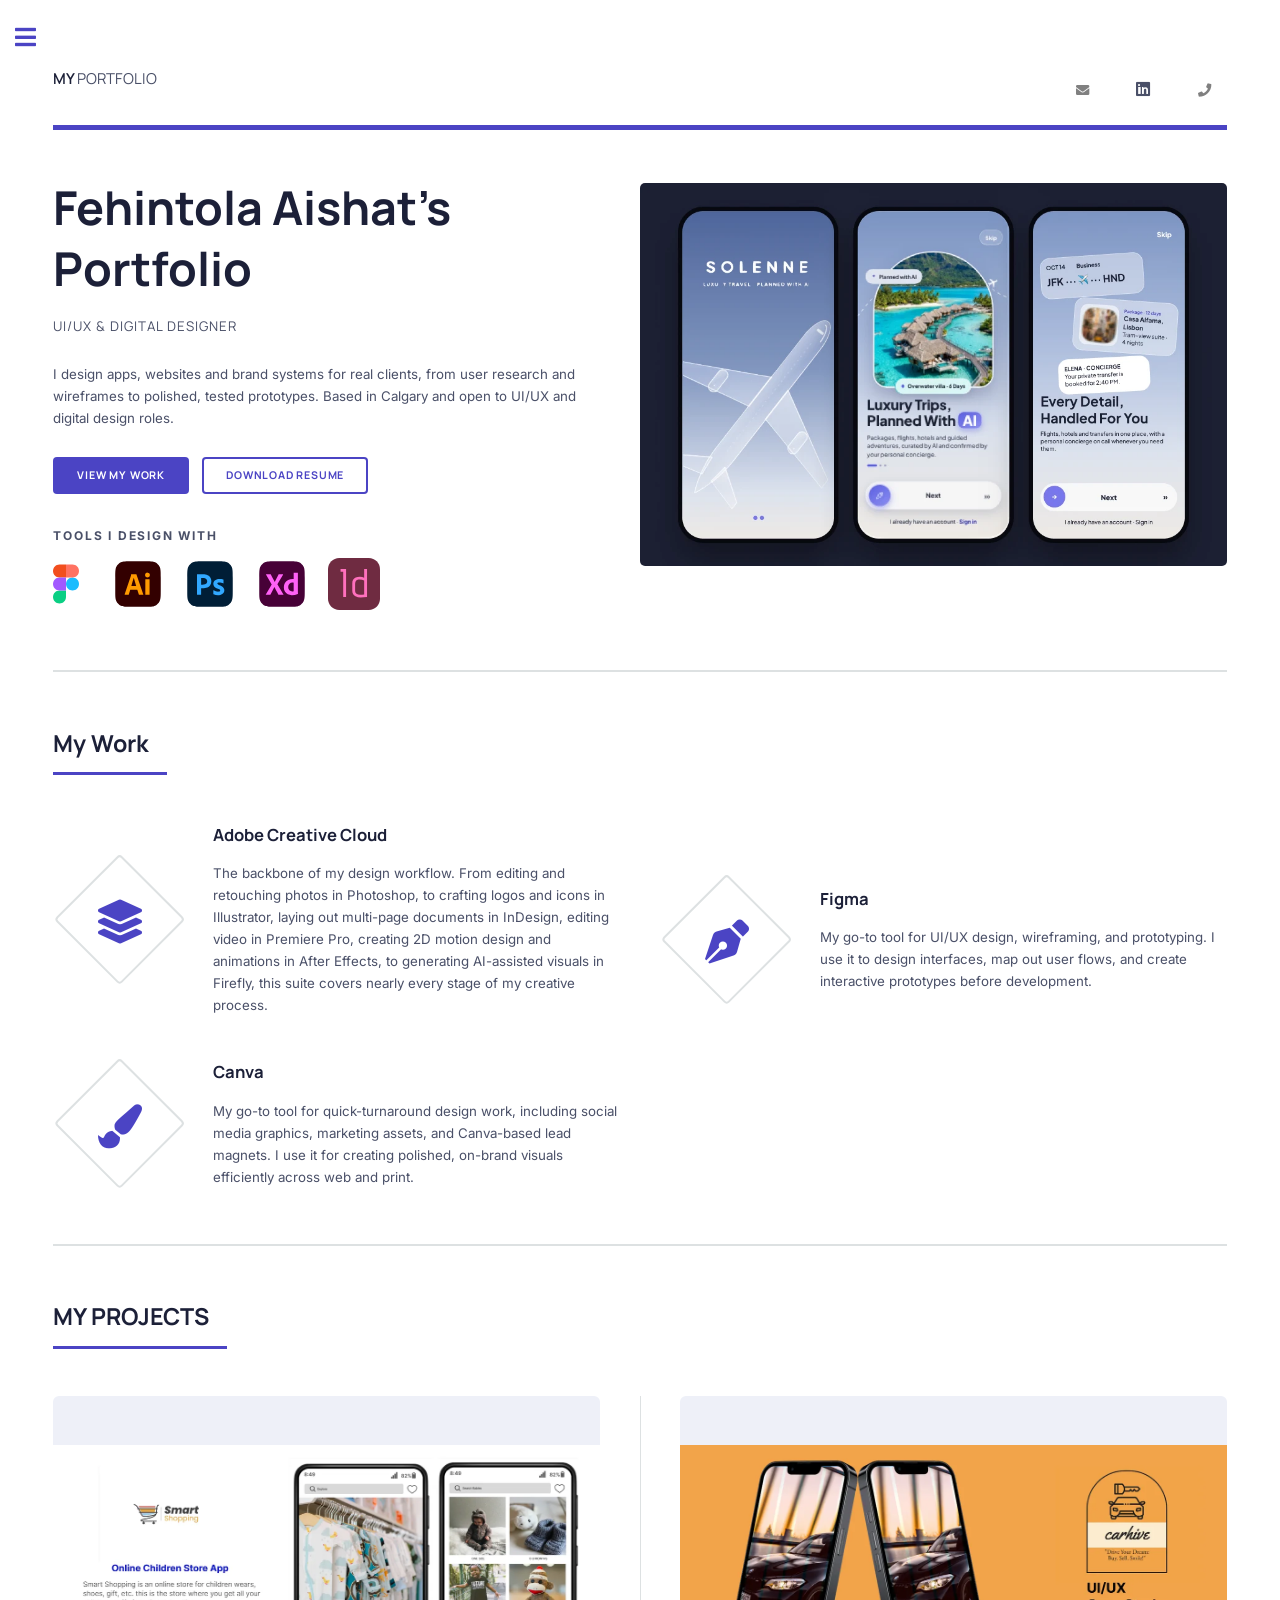
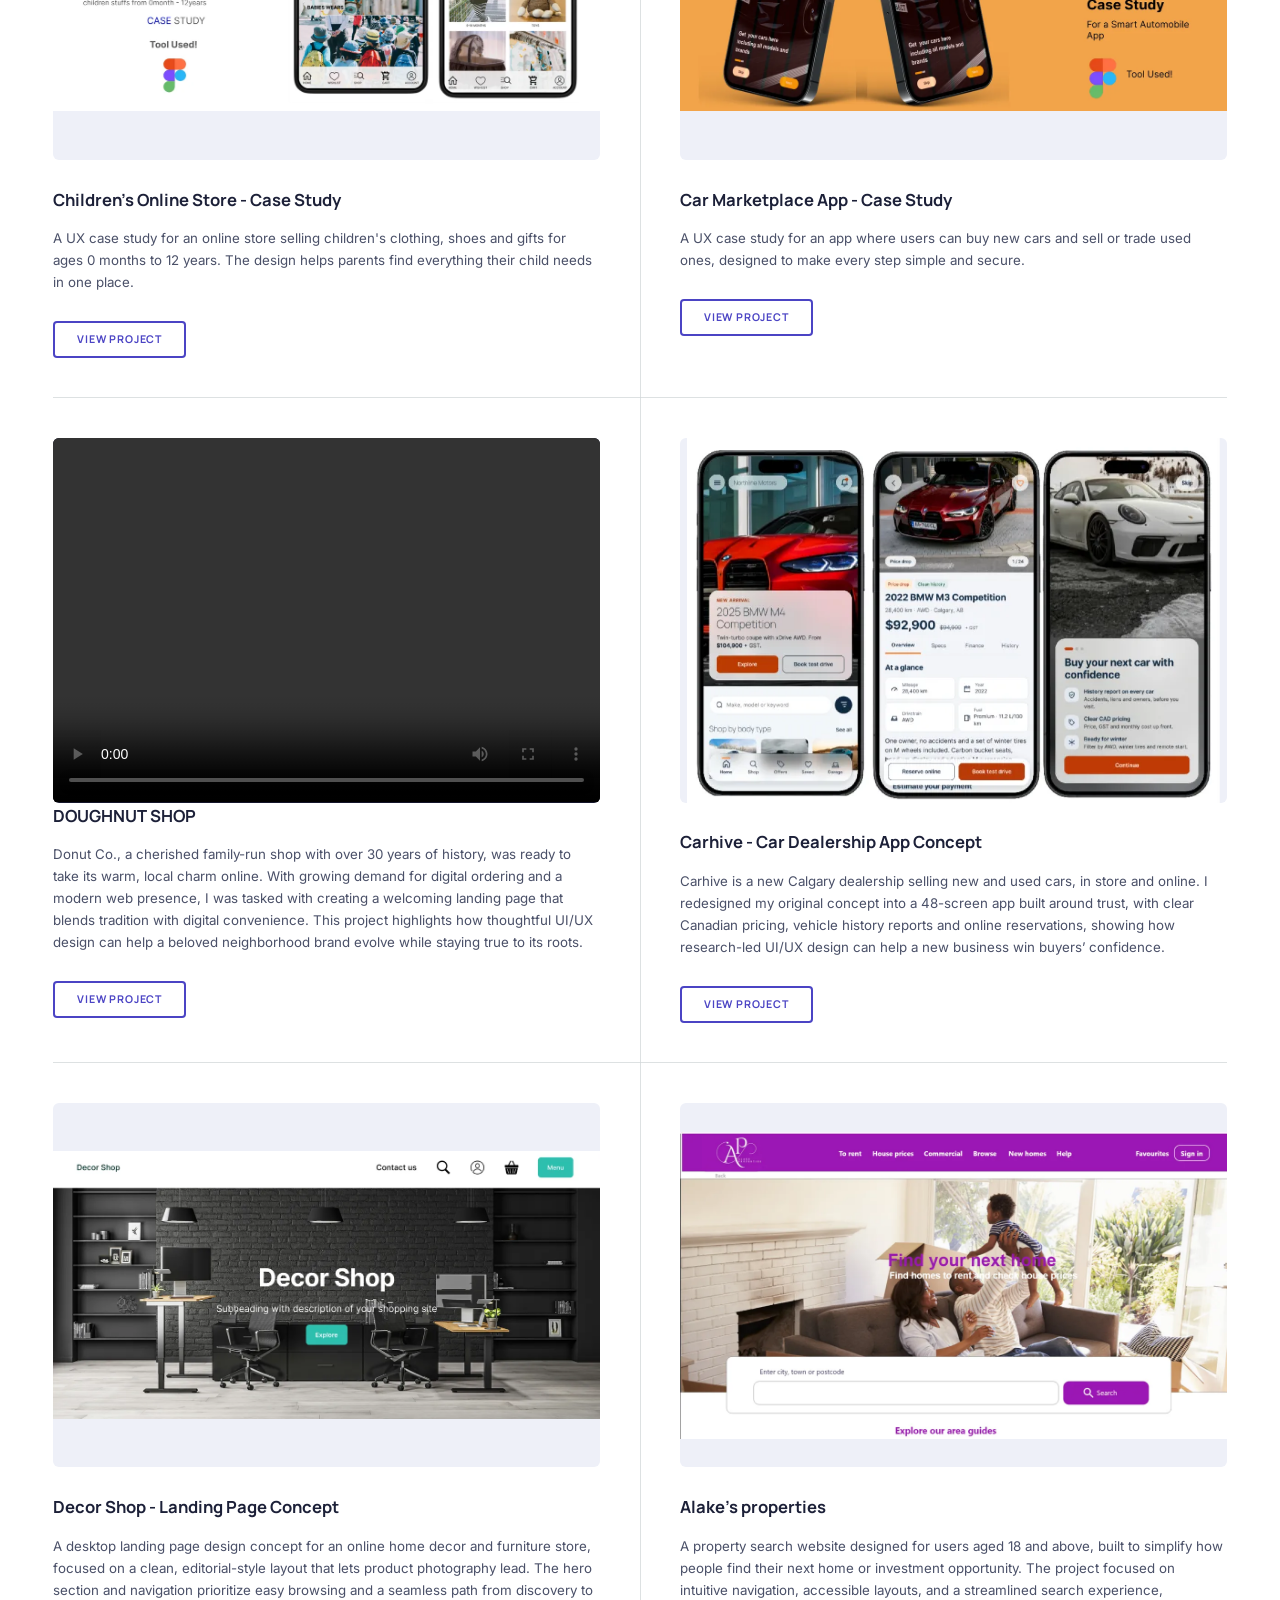
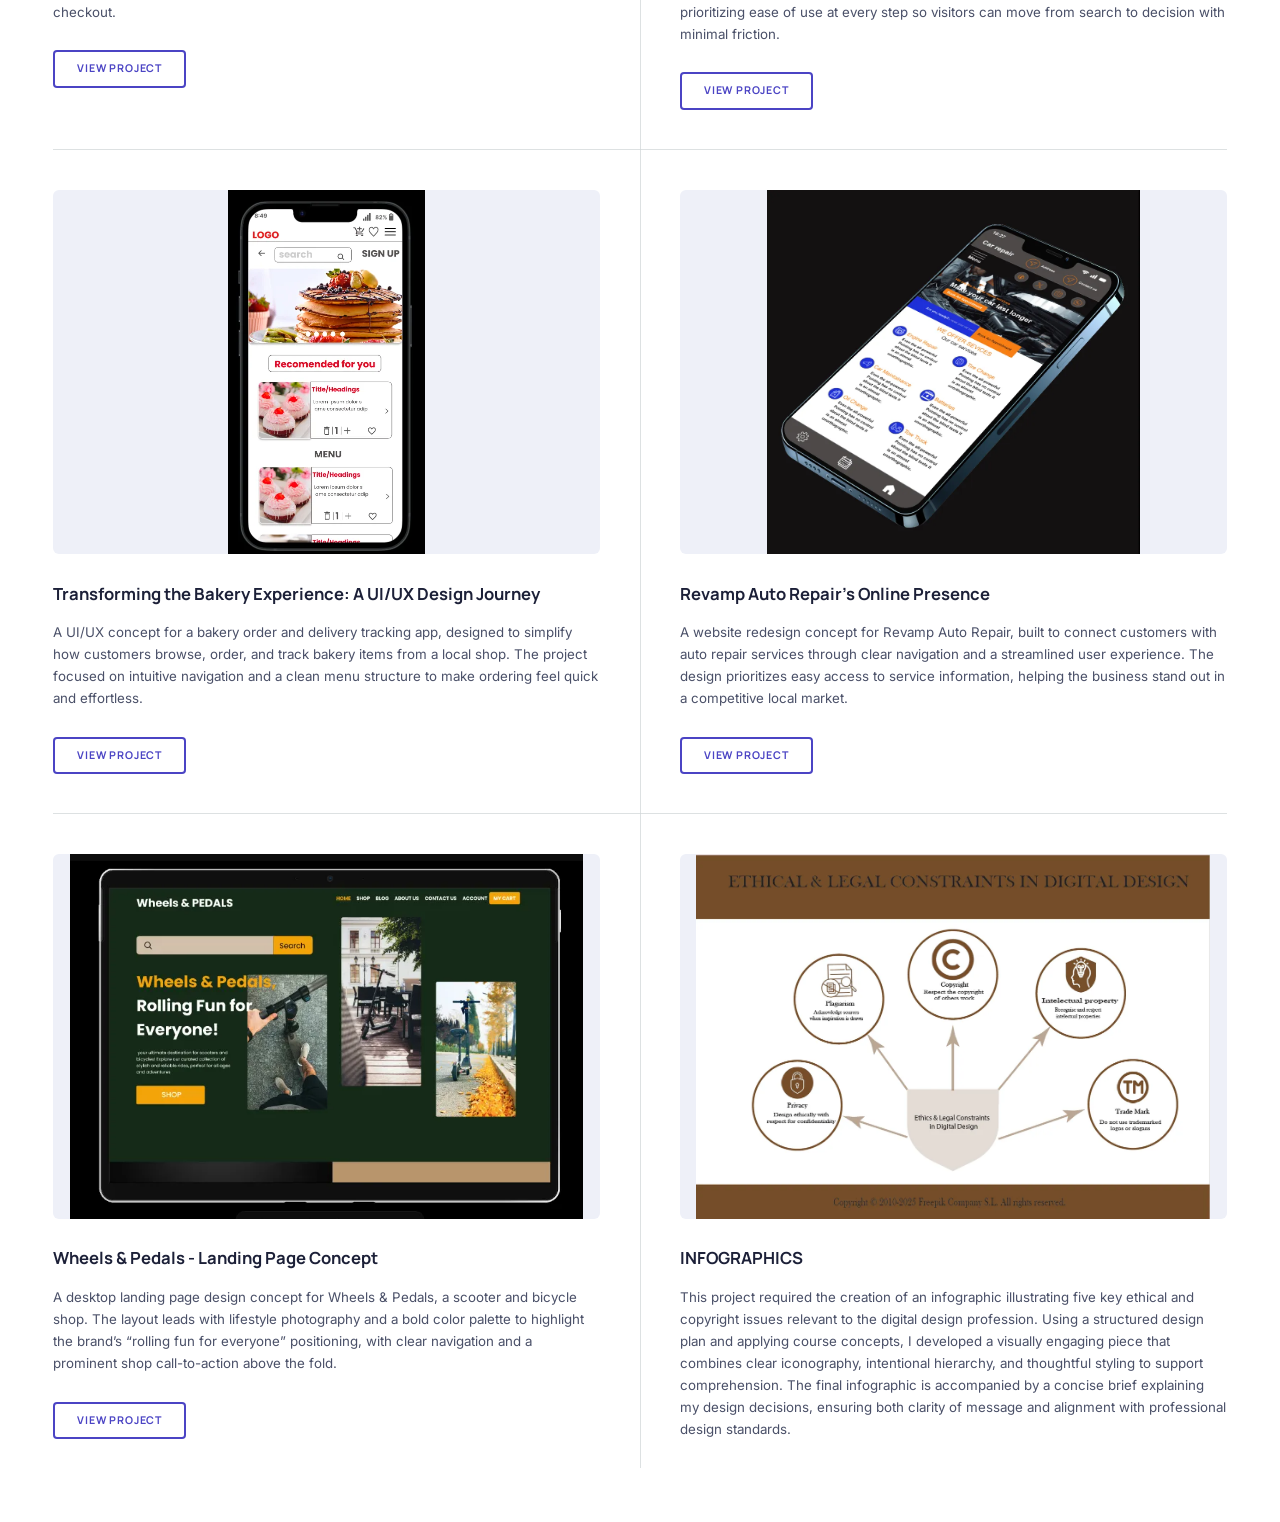
<file: index.html>
<!DOCTYPE HTML>


<html lang="en">
	<head>
		<link rel="canonical" href="https://isha1012.github.io/A-portfolio/" />
		<title>Fehintola Aishat | UI/UX &amp; Digital Designer</title>
			<meta name="description" content="Portfolio of Fehintola Aishat, a UI/UX and digital designer based in Calgary, featuring UI/UX case studies, branding, motion and content design." />
			<link rel="icon" href="favicon.svg" type="image/svg+xml" />
			<link rel="icon" href="favicon.png" sizes="192x192" type="image/png" />
			<link rel="apple-touch-icon" href="favicon.png" />
			<meta property="og:type" content="website" />
			<meta property="og:title" content="Fehintola Aishat | UI/UX &amp; Digital Designer" />
			<meta property="og:description" content="Portfolio of Fehintola Aishat, a UI/UX and digital designer based in Calgary, featuring UI/UX case studies, branding, motion and content design." />
			<meta property="og:url" content="https://isha1012.github.io/A-portfolio/" />
			<meta property="og:image" content="https://isha1012.github.io/A-portfolio/images/og-image.png" />
			<meta name="twitter:card" content="summary_large_image" />
		<meta charset="utf-8" />
		<meta name="viewport" content="width=device-width, initial-scale=1" />
		<link rel="stylesheet" href="assets/css/main.css" />
		<style>
			/* identity: one accent, navy ink, Manrope headings, Inter text */
			body, input, select, textarea { color: #4a5068; }
			a.button, .button { color: #4b44c4 !important; box-shadow: inset 0 0 0 2px #4b44c4 !important; }
			a.button:hover, .button:hover { background-color: rgba(75, 68, 196, 0.08) !important; }
			a.button.primary, .button.primary { background-color: #4b44c4 !important; color: #ffffff !important; box-shadow: none !important; }
			a.button.primary:hover, .button.primary:hover { background-color: #3b35a8 !important; }
			#header ul.icons li a { display: inline-block; min-width: 44px; min-height: 44px; line-height: 44px; text-align: center; border-bottom: 0; }
			video { max-width: 100%; height: auto; }

			/* project cards: every thumbnail shares one 3:2 frame */
			.posts article .image, .posts article .video { display: block; width: 100%; aspect-ratio: 3 / 2; background: #eef0f8; border-radius: 6px; overflow: hidden; }
			.posts article .video { background: #14162b; }
			.posts article .image img { display: block; width: 100%; height: 100%; object-fit: contain; background: transparent; }
			.posts article .video video { width: 100%; height: 100%; max-width: none; object-fit: contain; }

			#banner .image.object img { width: 100%; height: auto !important; object-fit: contain !important; background: transparent; }
			@media screen and (max-width: 736px) {
				#banner .image.object { height: auto !important; }
				#banner ul.actions { flex-wrap: wrap; }
			}
			.tools-label { margin: 2rem 0 0.75rem 0; font-size: 0.75rem; font-weight: 700; letter-spacing: 0.15em; text-transform: uppercase; color: #4a5068; }
			#banner ul.tools { align-items: center; gap: 0.5rem 1.25rem; }
			#banner ul.tools li { padding-left: 0; }
			#banner ul.tools li img { height: 52px; width: auto; }

		</style>
	</head>
	<body class="is-preload">

		<!-- Wrapper -->
			<div id="wrapper">

				<!-- Main -->
					<div id="main">
						<div class="inner">

							<!-- Header -->
								<header id="header">
									<a href="index.html" class="logo"><strong>MY </strong> PORTFOLIO</a>
									<ul class="icons">
										<!-- <li><a href="#" class="icon brands fa-twitter"><span class="label">Twitter</span></a></li> -->
										<li><a href="mailto:fehintolaaisha@gmail.com"><i class="fas fa-envelope" style="color:gray;"></i></a></li>
										<li><a href="https://www.linkedin.com/in/aisha-fehintola-208821273" class="icon brands fa-linkedin" target="_blank" rel="noopener"><span class="label">linkedin</span></a></li>
										<li> <a href="tel:+13685990811"><i class="fas fa-phone" style="color:gray;" ></i></a></li>
										<!-- <li><a href="#" class="icon brands fa-medium-m"><span class="label">Medium</span></a></li> -->
									</ul>
								</header>

							<!-- Banner -->
								<section id="banner">
									<div class="content">
										<header>
											<h1>Fehintola Aishat's Portfolio<br />
											</h1>
											<p>UI/UX &amp; Digital Designer</p>
										</header>
										<p>I design apps, websites and brand systems for real clients, from user research and wireframes to polished, tested prototypes. Based in Calgary and open to UI/UX and digital design roles.</p>
										<ul class="actions">
											<li><a href="#work" class="button primary big">View my work</a></li>
											<li><a href="Fehintola-Aishat-Resume.pdf" class="button big" target="_blank" rel="noopener">Download Resume</a></li>
										</ul>
										<p class="tools-label">Tools I design with</p>
										<ul class="actions tools">
											<li><img src="images/figma.svg" height="100" width="100"  alt="Figma logo" /></li>
											<li><img src="images/adobe-illustrator.svg"height="100" width="100" alt="Adobe Illustrator logo"/></li>
											<li><img src="images/photoshop.svg" height="100" width="100"  alt="Adobe Photoshop logo" /></li>
											<li><img src="images/adobe-xd.svg" height="100" width="100"  alt="Adobe XD logo" /></li>
											<li><img src="images/indesign.svg" height="100" width="80"  alt="Adobe InDesign logo" /></li>
											
										</ul>
									</div>
									<span class="image object">
										<img src="images/hero-solenne.webp" alt="Solenne luxury travel app: splash, onboarding and concierge screens" />
									</span>
								</section>

								<section id="work">
									<header class="major">
										<h2>My Work</h2>
									</header>
									<div class="features">
										<article>
											<span class="icon solid fa-layer-group"></span>
											<div class="content">
													<a href="illustrator.html"><h3>Adobe Creative Cloud</h3> </a>
												<p>The backbone of my design workflow. From editing and retouching photos in Photoshop, to crafting logos and icons in Illustrator, laying out multi-page documents in InDesign, editing video in Premiere Pro, creating 2D motion design and animations in After Effects, to generating AI-assisted visuals in Firefly, this suite covers nearly every stage of my creative process.</p>
											</div>
										</article>
									
										<article>
										 
											<span class="icon solid fa-pen-nib"></span>
											<div class="content">
													<a href="figma.html"><h3>Figma</h3> </a>
												<p>My go-to tool for UI/UX design, wireframing, and prototyping. I use it to design interfaces, map out user flows, and create interactive prototypes before development.</p>
											</div>
										 
										</article>
										<article>
											<span class="icon solid fa-paint-brush"></span>
											<div class="content">
													<a href="canva.html"><h3>Canva</h3> </a>
												<p>My go-to tool for quick-turnaround design work, including social media graphics, marketing assets, and Canva-based lead magnets. I use it for creating polished, on-brand visuals efficiently across web and print.</p>
											</div>
										</article>
										<!-- <article>
											<span class="icon solid fa-signal"></span>
											<div class="content">
												<h3>Digital Marketing</h3>
												<p>I bring a marketing lens to design, using on-page SEO, content strategy, and lead magnet creation to support engagement and conversion. My work spans SEO-optimized web content, social media campaigns, and downloadable guides that turn design into a marketing tool.</p>
											</div>
										</article> -->
									</div>
								</section> 

								<section>
									<header class="major">
										<h2>MY PROJECTS</h2>
									</header>
									<div class="posts">
											<article>
													<a href="https://www.figma.com/proto/r1bMsYuJUK6hvaKrPKpSOw/ecommerce?node-id=455-661&t=56WwVRqRoSf4llD1-1&scaling=min-zoom&content-scaling=fixed&page-id=308%3A523" class="image" target="_blank" rel="noopener"><img loading="lazy" src="images/samples.webp" alt="Children's online store app screens" /></a>
													<h3>Children's Online Store - Case Study</h3>
													<p>A UX case study for an online store selling children's clothing, shoes and gifts for ages 0 months to 12 years. The design helps parents find everything their child needs in one place.</p>
													<ul class="actions">
														<li><a href="https://www.figma.com/proto/r1bMsYuJUK6hvaKrPKpSOw/ecommerce?node-id=455-661&t=56WwVRqRoSf4llD1-1&scaling=min-zoom&content-scaling=fixed&page-id=308%3A523" class="button" target="_blank" rel="noopener">VIEW PROJECT</a></li>
													</ul>
												</article>
												<article>
													<a href="https://www.figma.com/proto/dQRgvrPysaxHZX4NgYjc8G/cars?page-id=1%3A3&node-id=128-2&viewport=518%2C295%2C0.35&t=NanWANAFBub1Jf5U-1&scaling=min-zoom&content-scaling=fixed" class="image" target="_blank" rel="noopener"><img loading="lazy" src="images/car.webp" alt="Car marketplace app screens" /></a>
													<h3>Car Marketplace App - Case Study</h3>
													<p>A UX case study for an app where users can buy new cars and sell or trade used ones, designed to make every step simple and secure.</p>
													<ul class="actions">
														<li><a href="https://www.figma.com/proto/dQRgvrPysaxHZX4NgYjc8G/cars?page-id=1%3A3&node-id=128-2&viewport=518%2C295%2C0.35&t=NanWANAFBub1Jf5U-1&scaling=min-zoom&content-scaling=fixed" class="button" target="_blank" rel="noopener">VIEW PROJECT</a></li>
													</ul>
												</article>
												<article>
													<div class="video"><video aria-label="DOUGHNUT SHOP video" src="video/video1.mp4" width="530" height="330" controls playsinline preload="metadata"></video></div>
													<h3>DOUGHNUT SHOP</h3>
													<p>Donut Co., a cherished family-run shop with over 30 years of history, was ready to take its warm, local charm online. With growing demand for digital ordering and a modern web presence, I was tasked with creating a welcoming landing page that blends tradition with digital convenience. This project highlights how thoughtful UI/UX design can help a beloved neighborhood brand evolve while staying true to its roots.</p>
													<ul class="actions">
														<li><a href="https://www.figma.com/proto/RUpJZrNRe9rXMIJliwKLzs/Fehintola_Aishat_Assessment_4?node-id=88-105&p=f&t=RaK2Kq2CucrFkXXm-1&scaling=min-zoom&content-scaling=fixed&page-id=88%3A68" class="button" target="_blank" rel="noopener">View project</a></li>
													</ul>
												</article>
												<article>
													<a href="https://www.figma.com/proto/dQRgvrPysaxHZX4NgYjc8G/cars?node-id=4011-588&t=Ry3Ed557qKrVbCEi-1&scaling=scale-down&content-scaling=fixed&page-id=0%3A1&starting-point-node-id=4011%3A561&show-proto-sidebar=1" class="image" target="_blank" rel="noopener"><img loading="lazy" src="images/Screenshot car.webp" alt="Carhive car dealership app screens"/></a>
													<h3>Carhive - Car Dealership App Concept</h3>
													<p>Carhive is a new Calgary dealership selling new and used cars, in store and online. I redesigned my original concept into a 48-screen app built around trust, with clear Canadian pricing, vehicle history reports and online reservations, showing how research-led UI/UX design can help a new business win buyers’ confidence. </p>
													<ul class="actions">
														<li><a href="https://www.figma.com/proto/dQRgvrPysaxHZX4NgYjc8G/cars?node-id=4011-588&t=Ry3Ed557qKrVbCEi-1&scaling=scale-down&content-scaling=fixed&page-id=0%3A1&starting-point-node-id=4011%3A561&show-proto-sidebar=1" class="button" target="_blank" rel="noopener">VIEW PROJECT</a></li>
													</ul>
												</article>
												<article>
														<a href="https://www.figma.com/proto/8vsRL0CKoJ60zbQCqmBgQL/Untitled?page-id=0%3A1&node-id=17-2&viewport=396%2C656%2C0.31&t=Ym6rsAGROyEzvyEW-1&scaling=scale-down-width" class="image" target="_blank" rel="noopener"><img loading="lazy" src="images/decor.webp" alt="Decor Shop landing page design"/></a>
														<h3>Decor Shop - Landing Page Concept</h3>
														<p>A desktop landing page design concept for an online home decor and furniture store, focused on a clean, editorial-style layout that lets product photography lead.
															 The hero section and navigation prioritize easy browsing and a seamless path from discovery to checkout. </p>
														<ul class="actions">
															<li><a href="https://www.figma.com/proto/8vsRL0CKoJ60zbQCqmBgQL/Untitled?page-id=0%3A1&node-id=17-2&viewport=396%2C656%2C0.31&t=Ym6rsAGROyEzvyEW-1&scaling=scale-down-width" class="button" target="_blank" rel="noopener">VIEW PROJECT</a></li>
														</ul>
													</article>
										<article>
											<a href="https://xd.adobe.com/view/793e4c24-3861-47f1-a093-51ef8a10984c-2c6d/" class="image" target="_blank" rel="noopener"><img loading="lazy" src="images/sample4.webp" alt="Alake's Properties website homepage" /></a>
											<h3>Alake's properties</h3>
											<p>A property search website designed for users aged 18 and above, built to simplify how people find their next home or investment opportunity. The project focused on intuitive navigation, accessible layouts, and a streamlined search experience,
												 prioritizing ease of use at every step so visitors can move from search to decision with minimal friction.</p>
											<ul class="actions">
												<li><a href="https://xd.adobe.com/view/793e4c24-3861-47f1-a093-51ef8a10984c-2c6d/" class="button" target="_blank" rel="noopener">VIEW PROJECT</a></li>
											</ul>
										</article>
										<article>
											<a href="https://www.figma.com/proto/k7LJQvOfMzsJkVM78YDLBI/Pastry?node-id=195-364&t=nOtHNZkZpBrnCAdB-1&scaling=scale-down&content-scaling=fixed&page-id=195%3A363&starting-point-node-id=195%3A364&show-proto-sidebar=1" class="image" target="_blank" rel="noopener"><img loading="lazy" src="images/imagepie.webp" alt="Bakery order and delivery tracking app screens"/></a>
											<h3>Transforming the Bakery Experience: A UI/UX Design Journey</h3>
											<p>A UI/UX concept for a bakery order and delivery tracking app, designed to simplify how customers browse, order, and track bakery items from a local shop. The project focused on intuitive navigation
												 and a clean menu structure to make ordering feel quick and effortless. </p>
											<ul class="actions">
												<li><a href="https://www.figma.com/proto/k7LJQvOfMzsJkVM78YDLBI/Pastry?node-id=195-364&t=nOtHNZkZpBrnCAdB-1&scaling=scale-down&content-scaling=fixed&page-id=195%3A363&starting-point-node-id=195%3A364&show-proto-sidebar=1" class="button" target="_blank" rel="noopener">VIEW PROJECT</a></li>
											</ul>
										</article>
										<article>
											<a href="https://xd.adobe.com/view/bf156c6b-3433-4ae8-acd3-ab1ea2e51cee-ea46/" class="image" target="_blank" rel="noopener"><img loading="lazy" src="images/sample5.webp"  alt="Revamp Auto Repair website shown on a phone" /></a>
											<h3>Revamp Auto Repair's Online Presence</h3>
											<p>A website redesign concept for Revamp Auto Repair, built to connect customers with auto repair services through clear navigation and a streamlined user experience.
												 The design prioritizes easy access to service information, helping the business stand out in a competitive local market.</p>
											<ul class="actions">
												<li><a href="https://xd.adobe.com/view/bf156c6b-3433-4ae8-acd3-ab1ea2e51cee-ea46/" class="button" target="_blank" rel="noopener">VIEW PROJECT</a></li>
											</ul>
										</article>
										<article>
											<a href="https://www.figma.com/proto/o2FF9HXLsV6TASSpI4OEMh/scooter?node-id=1-2&p=f&t=G8s3BjmOkEwvifwa-1&scaling=scale-down&content-scaling=fixed&page-id=0%3A1" class="image" target="_blank" rel="noopener"><img loading="lazy" src="images/wheel screen.webp" alt="Wheels &amp; Pedals landing page design" /></a>
											<h3>Wheels &amp; Pedals - Landing Page Concept</h3>
											<p>A desktop landing page design concept for Wheels &amp; Pedals, a scooter and bicycle shop. The layout leads with lifestyle photography and a bold color palette to highlight the brand’s “rolling fun for everyone” positioning, with clear navigation and a prominent shop call-to-action above the fold.</p>
											<ul class="actions">
												<li><a href="https://www.figma.com/proto/o2FF9HXLsV6TASSpI4OEMh/scooter?node-id=1-2&p=f&t=G8s3BjmOkEwvifwa-1&scaling=scale-down&content-scaling=fixed&page-id=0%3A1" class="button" target="_blank" rel="noopener">VIEW PROJECT</a></li>
											</ul>
										</article>
										<article>
												<span class="image"><img loading="lazy" src="images/infographic.webp" alt="Infographic on five ethical and copyright issues in digital design" /></span>
												<h3>INFOGRAPHICS</h3>
												<p>This project required the creation of an infographic illustrating five key ethical and copyright issues relevant to the digital design profession. Using a structured design plan and applying course concepts, I developed a visually engaging piece that combines clear iconography, intentional hierarchy, and thoughtful styling to support comprehension. The final infographic is accompanied by a concise brief explaining my design decisions, ensuring both clarity of message and alignment with professional design standards.</p>
												<ul class="actions">	
												</ul>
											</article>
										<!-- <article>
											<a href="#" class="image"><img loading="lazy" src="images/sample6.webp" alt="BrandCrafters website design" /></a>
											<h3>BrandCrafters - Elevating Your Brand to New Heights! Desktop view</h3>
											<p>Welcome to BrandCrafters, where the art of branding meets digital innovation. Join us as we embark on a journey to create a dynamic website for our branding company.
													Explore how we seamlessly blend creativity and strategy to craft compelling brand stories, captivating visuals, and unforgettable experiences. Discover how our website reflects our commitment to helping businesses
													stand out in today's competitive landscape. Let's unlock the full potential of your brand with BrandCrafters!</p>
											<ul class="actions">
												<li><a href="https://www.figma.com/proto/vPXGt1NYtwGsJUaDjKLB09/Untitled?type=design&node-id=201-2&t=vMSPYXDRF71wEzn4-1&scaling=min-zoom&page-id=15%3A3&starting-point-node-id=201%3A2&mode=design" class="button" target="_blank" rel="noopener">VIEW PROJECT</a></li>
											</ul>
										</article>
										<article>
											<a href="#" class="image"><img loading="lazy" src="images/mobile sample.webp" alt="Girlcode coding education app screens" /></a>
											<h3>Girlcode - Empowering Women Through Technology</h3>
											<p>Welcome to girlcode, an innovative app developed by an NGO dedicated to empowering women in tech. Join us on a transformative journey as we bridge the gender gap in the 
												tech industry by providing accessible coding education for women. Discover how girlcode fosters a supportive community, offers interactive lessons, and provides mentorship opportunities to help women thrive as developers.
												 Let's break barriers and unlock endless possibilities together with girlcode!</p>
											<ul class="actions">
												<li><a href="https://www.figma.com/proto/pXCPpdi7LXAKmifoVuRopa/Untitled?t=yjSZg6MvsAJEX7HY-1&scaling=min-zoom&content-scaling=fixed&page-id=0%3A1&node-id=1-2" class="button" target="_blank" rel="noopener">VIEW PROJECT</a></li>
											</ul> -->
										<!-- </article>
										<article>
											<a href="#" class="image"><img loading="lazy" src="images/sample1.webp" alt="MathWiz Elementary math tutorial website" /></a>
											<h3>MathWiz Elementary - Your Path to Mathematical Excellence!</h3>
											<p>Welcome to MathWiz Elementary, where learning math becomes an engaging adventure for young minds! Join us as we embark on a journey to create a dynamic
												 tutorial website tailored specifically for elementary students. Dive into a world of interactive lessons, fun activities, and personalized learning experiences
												  designed to ignite curiosity and foster mathematical proficiency. Let's empower young learners to become confident mathematicians with MathWiz Elementary!</p>
											<ul class="actions">
												<li><a href="https://www.figma.com/proto/m9DokyQNB8aOhkBanq8wT0/Untitled?node-id=2-177&t=a8Iqi0kj6AhfJAEj-1&scaling=min-zoom&content-scaling=fixed&page-id=0%3A1&starting-point-node-id=2%3A177" class="button" target="_blank" rel="noopener">VIEW PROJECT</a></li>
											</ul>
										</article>
										<article>
											<a href="#" class="image"><img loading="lazy" src="images/heropage.webp" alt="Stardust Expeditions hero page design" /></a>
											<h3>HERO PAGE</h3>
											<p>Stardust Expeditions, a luxury interstellar travel company set in the year 2284, approached me to reimagine the hero section of their outdated website. Their goal was to transform a clunky, retro 1990s interface into a cinematic, immersive gateway to deep-space exploration. Using Adobe Illustrator, I created a futuristic, visually striking hero design that captures the wonder of cosmic travel while offering a clearer, more intuitive path to booking voyages across the stars.</p>
											<ul class="actions">
												
											</ul>
										</article> -->
										
									</div>
								</section>

						</div>
					</div>

				<!-- Sidebar -->
					<div id="sidebar">
						<div class="inner">

							<!-- Menu -->
								<nav id="menu">
									<header class="major">
										<h2>Menu</h2>
									</header>
									<ul>
										<li><a href="index.html">Homepage</a></li>
										<li><a href="generic.html">About </a></li>
										<li><a href="Fehintola-Aishat-Resume.pdf" target="_blank" rel="noopener">Resume</a></li>
										<!-- <li><a href="elements.html">Elements</a></li>
										<li>
											<span class="opener">Submenu</span>
											<ul>
												<li><a href="#">Lorem Dolor</a></li>
												<li><a href="#">Ipsum Adipiscing</a></li>
												<li><a href="#">Tempus Magna</a></li>
												<li><a href="#">Feugiat Veroeros</a></li>
											</ul>
										</li>
										<li><a href="#">Etiam Dolore</a></li>
										<li><a href="#">Adipiscing</a></li>
										<li>
											<span class="opener">Another Submenu</span>
											<ul>
												<li><a href="#">Lorem Dolor</a></li>
												<li><a href="#">Ipsum Adipiscing</a></li>
												<li><a href="#">Tempus Magna</a></li>
												<li><a href="#">Feugiat Veroeros</a></li>
											</ul>
										</li>
										<li><a href="#">Maximus Erat</a></li>
										<li><a href="#">Sapien Mauris</a></li>
										<li><a href="#">Amet Lacinia</a></li> -->
									</ul>
								</nav>

							<!-- Section -->
								<!-- <section>
									<header class="major">
										<h2>Ante interdum</h2>
									</header>
									<div class="mini-posts">
										<article>
											<a href="#" class="image"><img loading="lazy" src="images/pic07.jpg" alt="" /></a>
											<p>Aenean ornare velit lacus, ac varius enim lorem ullamcorper dolore aliquam.</p>
										</article>
										<article>
											<a href="#" class="image"><img loading="lazy" src="images/pic08.jpg" alt="" /></a>
											<p>Aenean ornare velit lacus, ac varius enim lorem ullamcorper dolore aliquam.</p>
										</article>
										<article>
											<a href="#" class="image"><img loading="lazy" src="images/pic09.jpg" alt="" /></a>
											<p>Aenean ornare velit lacus, ac varius enim lorem ullamcorper dolore aliquam.</p>
										</article>
									</div>
									<ul class="actions">
										<li><a href="#" class="button">More</a></li>
									</ul>
								</section> -->

							<!-- Section -->
								<section>
									<header class="major">
										<h2>Get in touch</h2>
									</header>
									<!-- <p>Sed varius enim lorem ullamcorper dolore aliquam aenean ornare velit lacus, ac varius enim lorem ullamcorper dolore. Proin sed aliquam facilisis ante interdum. Sed nulla amet lorem feugiat tempus aliquam.</p> -->
									<ul class="contact">
										<li class="icon solid fa-envelope"><a href="mailto:fehintolaaisha@gmail.com">fehintolaaisha@gmail.com</a></li>
										<li class="icon solid fa-phone">(368) 599-0811</li>
										<!-- <li class="icon solid fa-home">1234 Somewhere Road #8254<br />
										Nashville, TN 00000-0000</li> -->
									</ul>
								</section>

							<!-- Footer -->
								<footer id="footer">
									<p class="copyright">&copy; 2026 Fehintola Aishat. Template: <a href="https://html5up.net" target="_blank" rel="noopener">HTML5 UP</a>.</p>
								</footer>

						</div>
					</div>

			</div>

		<!-- Scripts -->
			<script src="assets/js/jquery.min.js"></script>
			<script src="assets/js/browser.min.js"></script>
			<script src="assets/js/breakpoints.min.js"></script>
			<script src="assets/js/util.js"></script>
			<script src="assets/js/main.js"></script>

	</body>
</html>
</file>
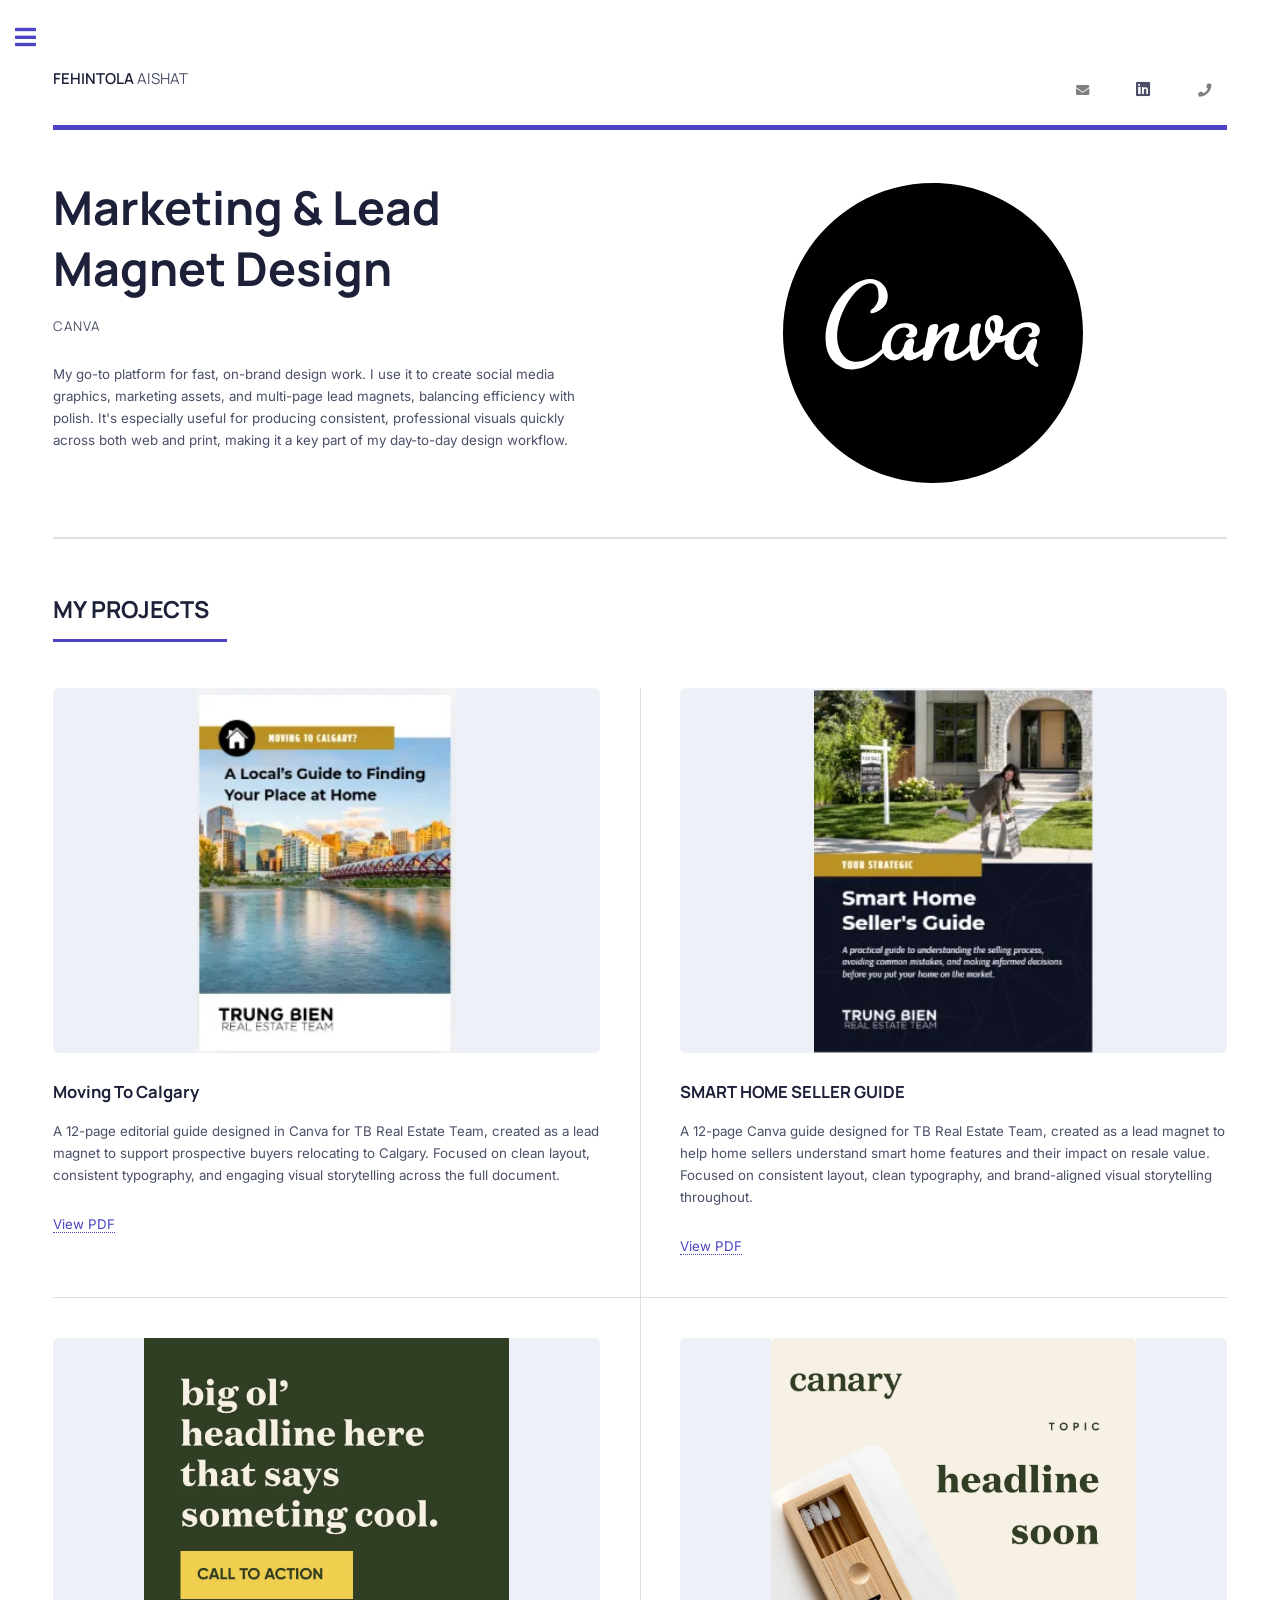
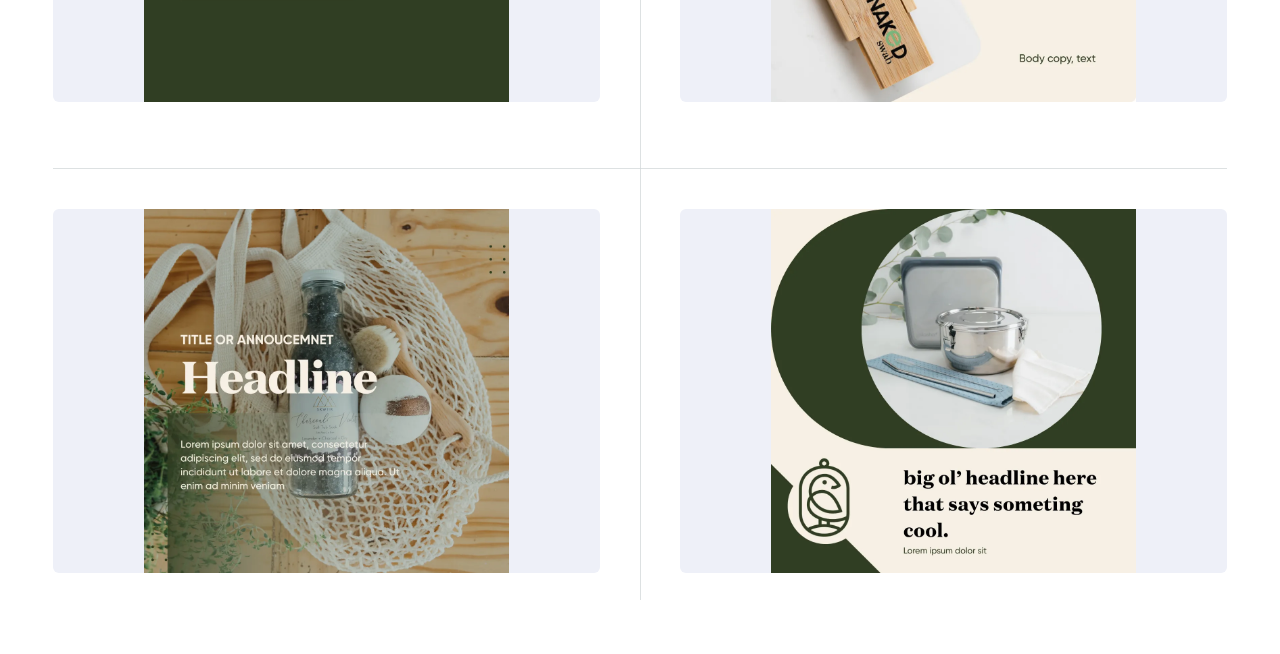
<file: canva.html>
<!DOCTYPE HTML>


<html lang="en">
	<head>
		<link rel="canonical" href="https://isha1012.github.io/A-portfolio/canva.html" />
		<title>Canva Design Projects | Fehintola Aishat</title>
			<meta name="description" content="Canva design work by Fehintola Aishat, including lead magnet guides and marketing assets for TB Real Estate Team." />
			<link rel="icon" href="favicon.svg" type="image/svg+xml" />
			<link rel="icon" href="favicon.png" sizes="192x192" type="image/png" />
			<link rel="apple-touch-icon" href="favicon.png" />
			<meta property="og:type" content="website" />
			<meta property="og:title" content="Canva Design Projects | Fehintola Aishat" />
			<meta property="og:description" content="Canva design work by Fehintola Aishat, including lead magnet guides and marketing assets for TB Real Estate Team." />
			<meta property="og:url" content="https://isha1012.github.io/A-portfolio/canva.html" />
			<meta property="og:image" content="https://isha1012.github.io/A-portfolio/images/og-image.png" />
			<meta name="twitter:card" content="summary_large_image" />
		<meta charset="utf-8" />
		<meta name="viewport" content="width=device-width, initial-scale=1" />
		<link rel="stylesheet" href="assets/css/main.css" />
		<style>
			/* identity: one accent, navy ink, Manrope headings, Inter text */
			body, input, select, textarea { color: #4a5068; }
			a.button, .button { color: #4b44c4 !important; box-shadow: inset 0 0 0 2px #4b44c4 !important; }
			a.button:hover, .button:hover { background-color: rgba(75, 68, 196, 0.08) !important; }
			a.button.primary, .button.primary { background-color: #4b44c4 !important; color: #ffffff !important; box-shadow: none !important; }
			a.button.primary:hover, .button.primary:hover { background-color: #3b35a8 !important; }
			#header ul.icons li a { display: inline-block; min-width: 44px; min-height: 44px; line-height: 44px; text-align: center; border-bottom: 0; }
			video { max-width: 100%; height: auto; }

			/* project cards: every thumbnail shares one 3:2 frame */
			.posts article .image, .posts article .video { display: block; width: 100%; aspect-ratio: 3 / 2; background: #eef0f8; border-radius: 6px; overflow: hidden; }
			.posts article .video { background: #14162b; }
			.posts article .image img { display: block; width: 100%; height: 100%; object-fit: contain; background: transparent; }
			.posts article .video video { width: 100%; height: 100%; max-width: none; object-fit: contain; }

			#banner .image.object img { height: 300px !important; width: 100%; object-fit: contain !important; background-color: #ffffff !important; }

		</style>
	</head>
	<body class="is-preload">

		<!-- Wrapper -->
			<div id="wrapper">

				<!-- Main -->
					<div id="main">
						<div class="inner">

							<!-- Header -->
								<header id="header">
									<a href="index.html" class="logo"><strong>FEHINTOLA </strong> AISHAT</a>
									<ul class="icons">
										<!-- <li><a href="#" class="icon brands fa-twitter"><span class="label">Twitter</span></a></li> -->
										<li><a href="mailto:fehintolaaisha@gmail.com"><i class="fas fa-envelope" style="color:gray;"></i></a></li>
										<li><a href="https://www.linkedin.com/in/aisha-fehintola-208821273" class="icon brands fa-linkedin" target="_blank" rel="noopener"><span class="label">linkedin</span></a></li>
										<li> <a href="tel:+13685990811"><i class="fas fa-phone" style="color:gray;" ></i></a></li>
										<!-- <li><a href="#" class="icon brands fa-medium-m"><span class="label">Medium</span></a></li> -->
									</ul>
								</header>

							<!-- Banner -->
								<section id="banner">
									<div class="content">
										<header>
											<h1>Marketing &amp; Lead Magnet Design<br />
											</h1>
											<p>Canva</p>
										</header>
										<p>My go-to platform for fast, on-brand design work. I use it to create social media graphics, marketing assets, and multi-page lead magnets, balancing efficiency with polish. It's especially useful for producing consistent, professional visuals quickly across both web and print, making it a key part of my day-to-day design workflow.</p>
									
									</div>
									<span class="image object">
										<img src="images/canva.svg"  alt="Canva logo" />
									</span>
								</section>

								<section>
									<header class="major">
										<h2>MY PROJECTS</h2>
									</header>
									<div class="posts">
                                            <article>
													<a href="file/Moving to Calgary.pdf" class="image" target="_blank" rel="noopener"><img loading="lazy" src="images/moving.webp" alt="Moving to Calgary guide cover" /></a>
													<h3>Moving To Calgary</h3>
													<p>A 12-page editorial guide designed in Canva for TB Real Estate Team, created as a lead magnet to support prospective buyers relocating to Calgary. Focused on clean layout, consistent typography, and engaging visual storytelling across the full document.</p>
													<ul class="actions">
														<li><a href="file/Moving to Calgary.pdf" target="_blank" rel="noopener">View PDF</a></li>
													</ul> 
                                                </article>
                                                <article>
                                                        <a href="file/SMART HOME SELLER GUIDE.pdf" class="image" target="_blank" rel="noopener"><img loading="lazy" src="images/seller.webp" alt="Smart Home Seller Guide cover" /></a>
                                                        <h3>SMART HOME SELLER GUIDE</h3>
                                                        <p>A 12-page Canva guide designed for TB Real Estate Team, created as a lead magnet to help home sellers understand smart home features and their impact on resale value. Focused on consistent layout, clean typography, and brand-aligned visual storytelling throughout.</p>
                                                        <ul class="actions">
                                                            <li><a href="file/SMART HOME SELLER GUIDE.pdf" target="_blank" rel="noopener">View PDF</a></li>
                                                        </ul> 
                                                    </article>
                                                <article>
                                                        <span class="image"><img loading="lazy" src="images/14.webp" alt="Canva design sample" /></span>
                                                        <!-- <ul class="actions">
                                                            <li><a href="https://www.figma.com/proto/dQRgvrPysaxHZX4NgYjc8G/cars?page-id=1%3A3&node-id=128-2&viewport=518%2C295%2C0.35&t=NanWANAFBub1Jf5U-1&scaling=min-zoom&content-scaling=fixed" class="button" target="_blank" rel="noopener">VIEW PROJECT</a></li>
                                                        </ul> -->
                                                </article>
                                                <article>
                                                        <span class="image"><img loading="lazy" src="images/19.webp" alt="Canva design sample" /></span>
                                                        <!-- <ul class="actions">
                                                            <li><a href="https://www.figma.com/proto/dQRgvrPysaxHZX4NgYjc8G/cars?page-id=1%3A3&node-id=128-2&viewport=518%2C295%2C0.35&t=NanWANAFBub1Jf5U-1&scaling=min-zoom&content-scaling=fixed" class="button" target="_blank" rel="noopener">VIEW PROJECT</a></li>
                                                        </ul> -->
                                                </article>
                                                <article>
                                                        <span class="image"><img loading="lazy" src="images/2.webp" alt="Canva design sample" /></span>
                                                        <!-- <ul class="actions">
                                                            <li><a href="https://www.figma.com/proto/dQRgvrPysaxHZX4NgYjc8G/cars?page-id=1%3A3&node-id=128-2&viewport=518%2C295%2C0.35&t=NanWANAFBub1Jf5U-1&scaling=min-zoom&content-scaling=fixed" class="button" target="_blank" rel="noopener">VIEW PROJECT</a></li>
                                                        </ul> -->
                                                </article>
                                                <article>
                                                        <span class="image"><img loading="lazy" src="images/33.webp" alt="Canva design sample" /></span>
                                                        <!-- <ul class="actions">
                                                            <li><a href="https://www.figma.com/proto/dQRgvrPysaxHZX4NgYjc8G/cars?page-id=1%3A3&node-id=128-2&viewport=518%2C295%2C0.35&t=NanWANAFBub1Jf5U-1&scaling=min-zoom&content-scaling=fixed" class="button" target="_blank" rel="noopener">VIEW PROJECT</a></li>
                                                        </ul> -->
                                                </article>
										
									</div>
								</section>

						</div>
					</div>

				<!-- Sidebar -->
					<div id="sidebar">
						<div class="inner">

							<!-- Menu -->
								<nav id="menu">
									<header class="major">
										<h2>Menu</h2>
									</header>
									<ul>
										<li><a href="index.html">Homepage</a></li>
										<li><a href="generic.html">About </a></li>
										<li><a href="Fehintola-Aishat-Resume.pdf" target="_blank" rel="noopener">Resume</a></li>
										<!-- <li><a href="elements.html">Elements</a></li>
										<li>
											<span class="opener">Submenu</span>
											<ul>
												<li><a href="#">Lorem Dolor</a></li>
												<li><a href="#">Ipsum Adipiscing</a></li>
												<li><a href="#">Tempus Magna</a></li>
												<li><a href="#">Feugiat Veroeros</a></li>
											</ul>
										</li>
										<li><a href="#">Etiam Dolore</a></li>
										<li><a href="#">Adipiscing</a></li>
										<li>
											<span class="opener">Another Submenu</span>
											<ul>
												<li><a href="#">Lorem Dolor</a></li>
												<li><a href="#">Ipsum Adipiscing</a></li>
												<li><a href="#">Tempus Magna</a></li>
												<li><a href="#">Feugiat Veroeros</a></li>
											</ul>
										</li>
										<li><a href="#">Maximus Erat</a></li>
										<li><a href="#">Sapien Mauris</a></li>
										<li><a href="#">Amet Lacinia</a></li> -->
									</ul>
								</nav>

							<!-- Section -->
								<!-- <section>
									<header class="major">
										<h2>Ante interdum</h2>
									</header>
									<div class="mini-posts">
										<article>
											<a href="#" class="image"><img loading="lazy" src="images/pic07.jpg" alt="" /></a>
											<p>Aenean ornare velit lacus, ac varius enim lorem ullamcorper dolore aliquam.</p>
										</article>
										<article>
											<a href="#" class="image"><img loading="lazy" src="images/pic08.jpg" alt="" /></a>
											<p>Aenean ornare velit lacus, ac varius enim lorem ullamcorper dolore aliquam.</p>
										</article>
										<article>
											<a href="#" class="image"><img loading="lazy" src="images/pic09.jpg" alt="" /></a>
											<p>Aenean ornare velit lacus, ac varius enim lorem ullamcorper dolore aliquam.</p>
										</article>
									</div>
									<ul class="actions">
										<li><a href="#" class="button">More</a></li>
									</ul>
								</section> -->

							<!-- Section -->
								<section>
									<header class="major">
										<h2>Get in touch</h2>
									</header>
									<!-- <p>Sed varius enim lorem ullamcorper dolore aliquam aenean ornare velit lacus, ac varius enim lorem ullamcorper dolore. Proin sed aliquam facilisis ante interdum. Sed nulla amet lorem feugiat tempus aliquam.</p> -->
									<ul class="contact">
										<li class="icon solid fa-envelope"><a href="mailto:fehintolaaisha@gmail.com">fehintolaaisha@gmail.com</a></li>
										<li class="icon solid fa-phone">(368) 599-0811</li>
										<!-- <li class="icon solid fa-home">1234 Somewhere Road #8254<br />
										Nashville, TN 00000-0000</li> -->
									</ul>
								</section>

							<!-- Footer -->
								<footer id="footer">
									<p class="copyright">&copy; 2026 Fehintola Aishat. Template: <a href="https://html5up.net" target="_blank" rel="noopener">HTML5 UP</a>.</p>
								</footer>

						</div>
					</div>

			</div>

		<!-- Scripts -->
			<script src="assets/js/jquery.min.js"></script>
			<script src="assets/js/browser.min.js"></script>
			<script src="assets/js/breakpoints.min.js"></script>
			<script src="assets/js/util.js"></script>
			<script src="assets/js/main.js"></script>

	</body>
</html>
</file>
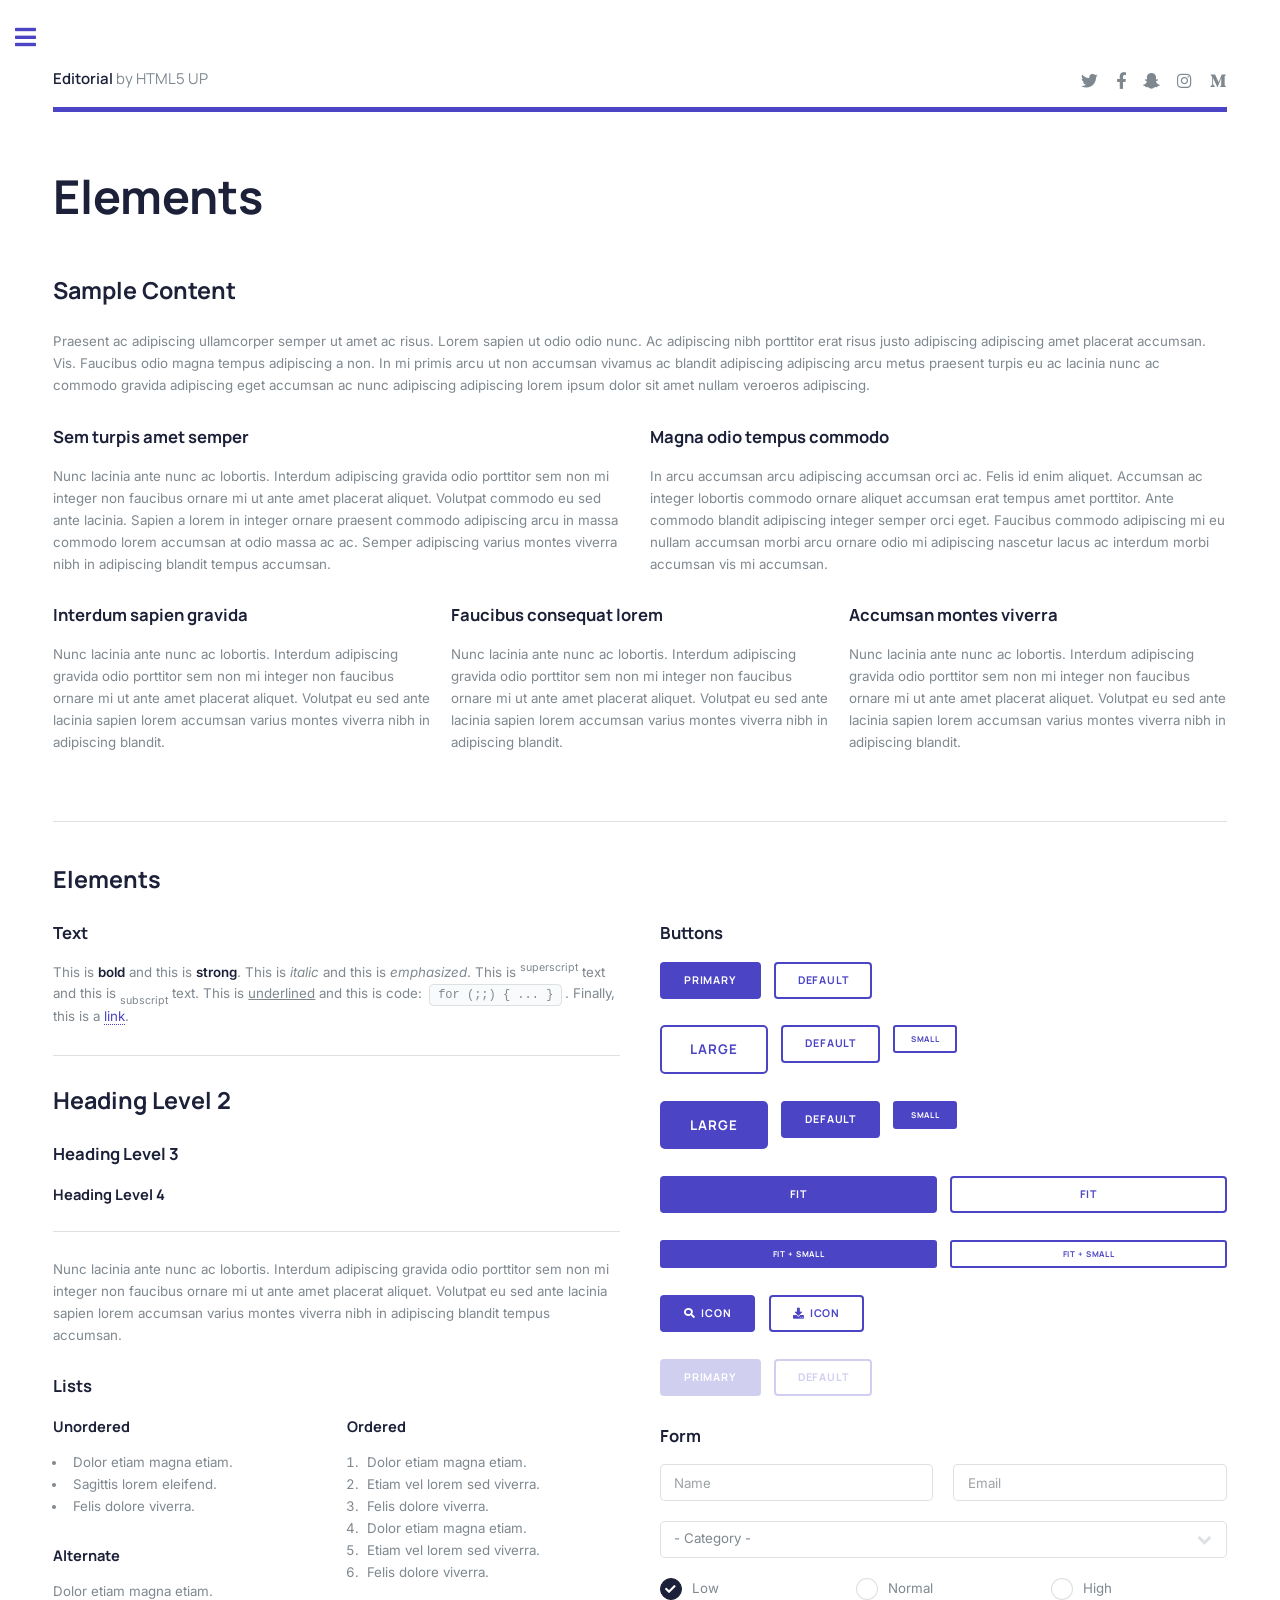
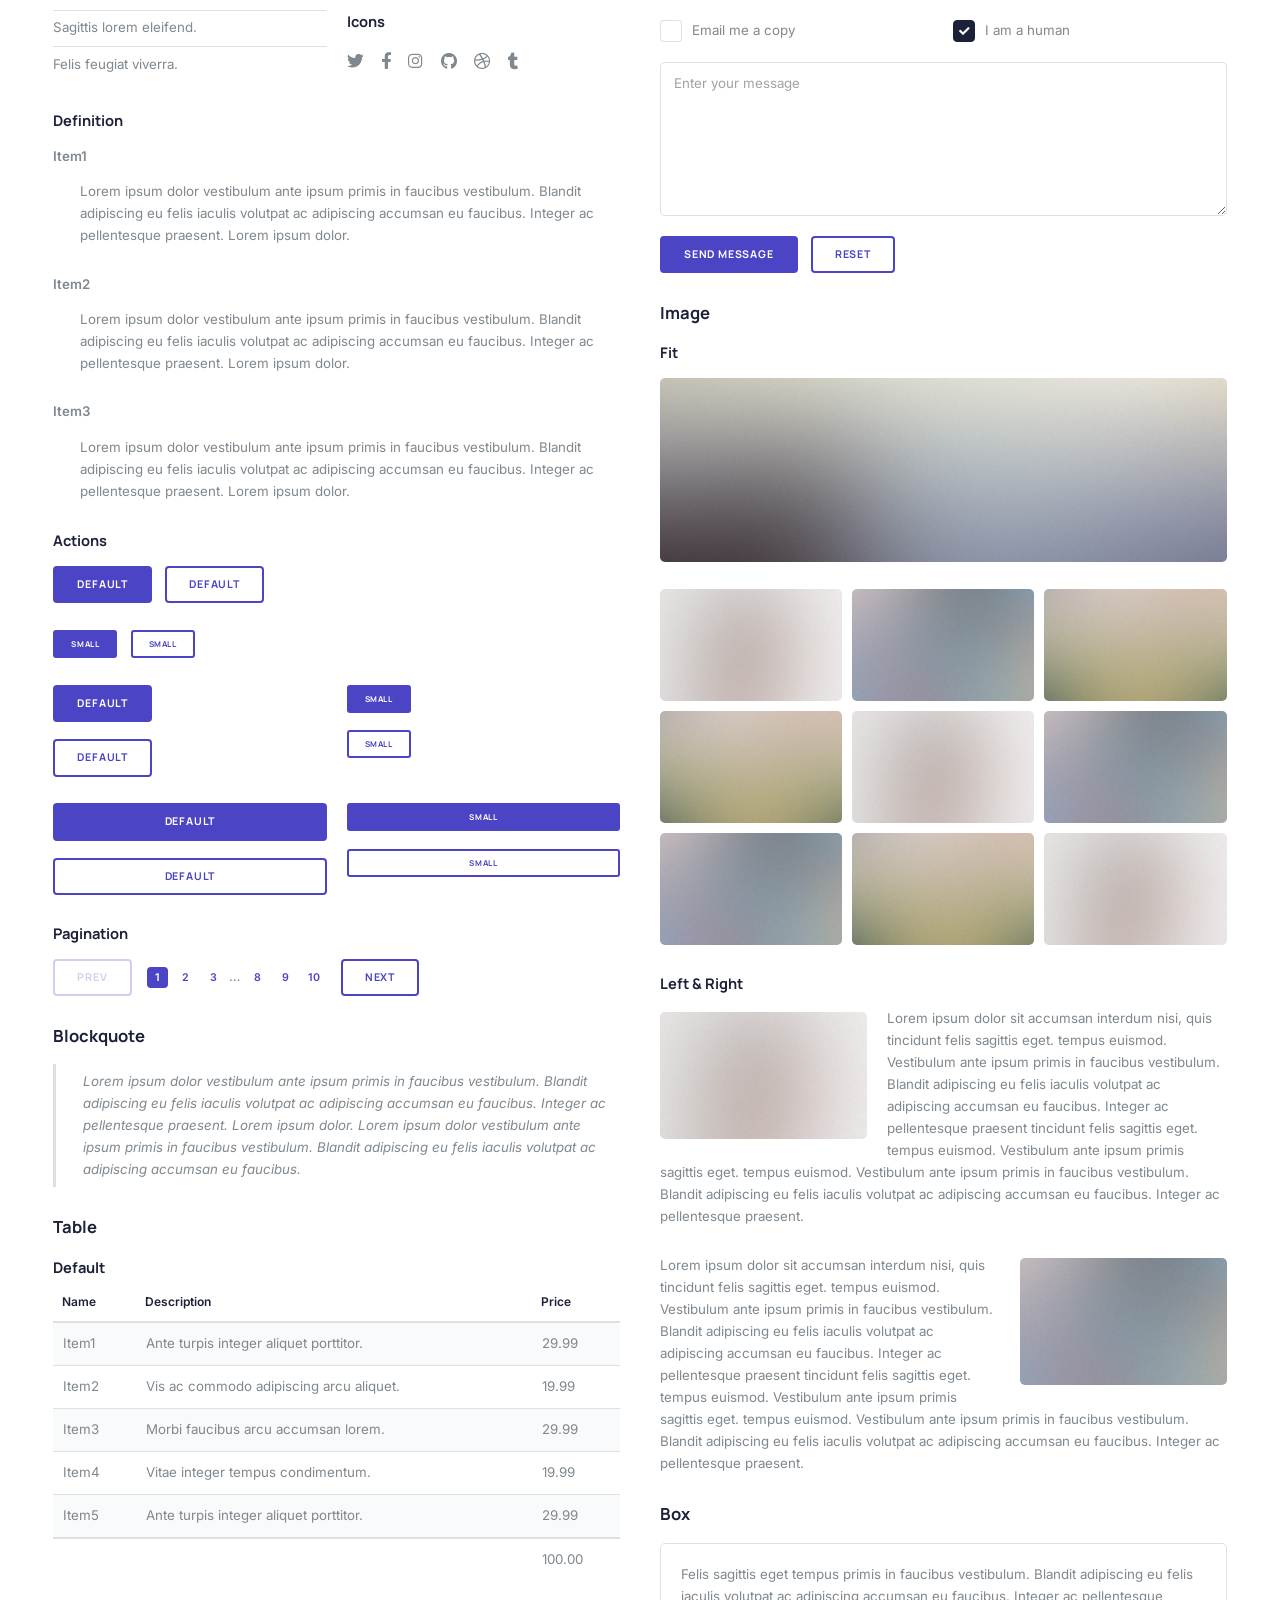
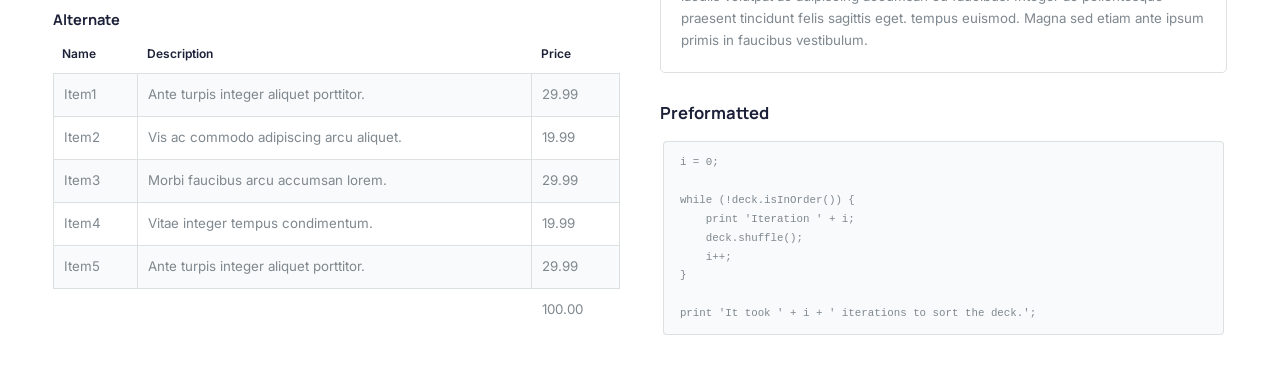
<file: elements.html>
<!DOCTYPE HTML>
<!--
	Editorial by HTML5 UP
	html5up.net | @ajlkn
	Free for personal and commercial use under the CCA 3.0 license (html5up.net/license)
-->
<html>
	<head>
		<title>Elements - Editorial by HTML5 UP</title>
		<meta charset="utf-8" />
		<meta name="viewport" content="width=device-width, initial-scale=1, user-scalable=no" />
		<link rel="stylesheet" href="assets/css/main.css" />
	</head>
	<body class="is-preload">

		<!-- Wrapper -->
			<div id="wrapper">

				<!-- Main -->
					<div id="main">
						<div class="inner">

							<!-- Header -->
								<header id="header">
									<a href="index.html" class="logo"><strong>Editorial</strong> by HTML5 UP</a>
									<ul class="icons">
										<li><a href="#" class="icon brands fa-twitter"><span class="label">Twitter</span></a></li>
										<li><a href="#" class="icon brands fa-facebook-f"><span class="label">Facebook</span></a></li>
										<li><a href="#" class="icon brands fa-snapchat-ghost"><span class="label">Snapchat</span></a></li>
										<li><a href="#" class="icon brands fa-instagram"><span class="label">Instagram</span></a></li>
										<li><a href="#" class="icon brands fa-medium-m"><span class="label">Medium</span></a></li>
									</ul>
								</header>

							<!-- Content -->
								<section>
									<header class="main">
										<h1>Elements</h1>
									</header>

									<!-- Content -->
										<h2 id="content">Sample Content</h2>
										<p>Praesent ac adipiscing ullamcorper semper ut amet ac risus. Lorem sapien ut odio odio nunc. Ac adipiscing nibh porttitor erat risus justo adipiscing adipiscing amet placerat accumsan. Vis. Faucibus odio magna tempus adipiscing a non. In mi primis arcu ut non accumsan vivamus ac blandit adipiscing adipiscing arcu metus praesent turpis eu ac lacinia nunc ac commodo gravida adipiscing eget accumsan ac nunc adipiscing adipiscing lorem ipsum dolor sit amet nullam veroeros adipiscing.</p>
										<div class="row">
											<div class="col-6 col-12-small">
												<h3>Sem turpis amet semper</h3>
												<p>Nunc lacinia ante nunc ac lobortis. Interdum adipiscing gravida odio porttitor sem non mi integer non faucibus ornare mi ut ante amet placerat aliquet. Volutpat commodo eu sed ante lacinia. Sapien a lorem in integer ornare praesent commodo adipiscing arcu in massa commodo lorem accumsan at odio massa ac ac. Semper adipiscing varius montes viverra nibh in adipiscing blandit tempus accumsan.</p>
											</div>
											<div class="col-6 col-12-small">
												<h3>Magna odio tempus commodo</h3>
												<p>In arcu accumsan arcu adipiscing accumsan orci ac. Felis id enim aliquet. Accumsan ac integer lobortis commodo ornare aliquet accumsan erat tempus amet porttitor. Ante commodo blandit adipiscing integer semper orci eget. Faucibus commodo adipiscing mi eu nullam accumsan morbi arcu ornare odio mi adipiscing nascetur lacus ac interdum morbi accumsan vis mi accumsan.</p>
											</div>
											<!-- Break -->
											<div class="col-4 col-12-medium">
												<h3>Interdum sapien gravida</h3>
												<p>Nunc lacinia ante nunc ac lobortis. Interdum adipiscing gravida odio porttitor sem non mi integer non faucibus ornare mi ut ante amet placerat aliquet. Volutpat eu sed ante lacinia sapien lorem accumsan varius montes viverra nibh in adipiscing blandit.</p>
											</div>
											<div class="col-4 col-12-medium">
												<h3>Faucibus consequat lorem</h3>
												<p>Nunc lacinia ante nunc ac lobortis. Interdum adipiscing gravida odio porttitor sem non mi integer non faucibus ornare mi ut ante amet placerat aliquet. Volutpat eu sed ante lacinia sapien lorem accumsan varius montes viverra nibh in adipiscing blandit.</p>
											</div>
											<div class="col-4 col-12-medium">
												<h3>Accumsan montes viverra</h3>
												<p>Nunc lacinia ante nunc ac lobortis. Interdum adipiscing gravida odio porttitor sem non mi integer non faucibus ornare mi ut ante amet placerat aliquet. Volutpat eu sed ante lacinia sapien lorem accumsan varius montes viverra nibh in adipiscing blandit.</p>
											</div>
										</div>

									<hr class="major" />

									<!-- Elements -->
										<h2 id="elements">Elements</h2>
										<div class="row gtr-200">
											<div class="col-6 col-12-medium">

												<!-- Text stuff -->
													<h3>Text</h3>
													<p>This is <b>bold</b> and this is <strong>strong</strong>. This is <i>italic</i> and this is <em>emphasized</em>.
													This is <sup>superscript</sup> text and this is <sub>subscript</sub> text.
													This is <u>underlined</u> and this is code: <code>for (;;) { ... }</code>.
													Finally, this is a <a href="#">link</a>.</p>
													<hr />
													<h2>Heading Level 2</h2>
													<h3>Heading Level 3</h3>
													<h4>Heading Level 4</h4>
													<hr />
													<p>Nunc lacinia ante nunc ac lobortis. Interdum adipiscing gravida odio porttitor sem non mi integer non faucibus ornare mi ut ante amet placerat aliquet. Volutpat eu sed ante lacinia sapien lorem accumsan varius montes viverra nibh in adipiscing blandit tempus accumsan.</p>

												<!-- Lists -->
													<h3>Lists</h3>
													<div class="row">
														<div class="col-6 col-12-small">

															<h4>Unordered</h4>
															<ul>
																<li>Dolor etiam magna etiam.</li>
																<li>Sagittis lorem eleifend.</li>
																<li>Felis dolore viverra.</li>
															</ul>

															<h4>Alternate</h4>
															<ul class="alt">
																<li>Dolor etiam magna etiam.</li>
																<li>Sagittis lorem eleifend.</li>
																<li>Felis feugiat viverra.</li>
															</ul>

														</div>
														<div class="col-6 col-12-small">

															<h4>Ordered</h4>
															<ol>
																<li>Dolor etiam magna etiam.</li>
																<li>Etiam vel lorem sed viverra.</li>
																<li>Felis dolore viverra.</li>
																<li>Dolor etiam magna etiam.</li>
																<li>Etiam vel lorem sed viverra.</li>
																<li>Felis dolore viverra.</li>
															</ol>

															<h4>Icons</h4>
															<ul class="icons">
																<li><a href="#" class="icon brands fa-twitter"><span class="label">Twitter</span></a></li>
																<li><a href="#" class="icon brands fa-facebook-f"><span class="label">Facebook</span></a></li>
																<li><a href="#" class="icon brands fa-instagram"><span class="label">Instagram</span></a></li>
																<li><a href="#" class="icon brands fa-github"><span class="label">Github</span></a></li>
																<li><a href="#" class="icon brands fa-dribbble"><span class="label">Dribbble</span></a></li>
																<li><a href="#" class="icon brands fa-tumblr"><span class="label">Tumblr</span></a></li>
															</ul>

														</div>
													</div>
													<h4>Definition</h4>
													<dl>
														<dt>Item1</dt>
														<dd>
															<p>Lorem ipsum dolor vestibulum ante ipsum primis in faucibus vestibulum. Blandit adipiscing eu felis iaculis volutpat ac adipiscing accumsan eu faucibus. Integer ac pellentesque praesent. Lorem ipsum dolor.</p>
														</dd>
														<dt>Item2</dt>
														<dd>
															<p>Lorem ipsum dolor vestibulum ante ipsum primis in faucibus vestibulum. Blandit adipiscing eu felis iaculis volutpat ac adipiscing accumsan eu faucibus. Integer ac pellentesque praesent. Lorem ipsum dolor.</p>
														</dd>
														<dt>Item3</dt>
														<dd>
															<p>Lorem ipsum dolor vestibulum ante ipsum primis in faucibus vestibulum. Blandit adipiscing eu felis iaculis volutpat ac adipiscing accumsan eu faucibus. Integer ac pellentesque praesent. Lorem ipsum dolor.</p>
														</dd>
													</dl>

													<h4>Actions</h4>
													<ul class="actions">
														<li><a href="#" class="button primary">Default</a></li>
														<li><a href="#" class="button">Default</a></li>
													</ul>
													<ul class="actions small">
														<li><a href="#" class="button primary small">Small</a></li>
														<li><a href="#" class="button small">Small</a></li>
													</ul>
													<div class="row">
														<div class="col-6 col-12-small">
															<ul class="actions stacked">
																<li><a href="#" class="button primary">Default</a></li>
																<li><a href="#" class="button">Default</a></li>
															</ul>
														</div>
														<div class="col-6 col-12-small">
															<ul class="actions stacked">
																<li><a href="#" class="button primary small">Small</a></li>
																<li><a href="#" class="button small">Small</a></li>
															</ul>
														</div>
														<div class="col-6 col-12-small">
															<ul class="actions stacked">
																<li><a href="#" class="button primary fit">Default</a></li>
																<li><a href="#" class="button fit">Default</a></li>
															</ul>
														</div>
														<div class="col-6 col-12-small">
															<ul class="actions stacked">
																<li><a href="#" class="button primary small fit">Small</a></li>
																<li><a href="#" class="button small fit">Small</a></li>
															</ul>
														</div>
													</div>

													<h4>Pagination</h4>
													<ul class="pagination">
														<li><span class="button disabled">Prev</span></li>
														<li><a href="#" class="page active">1</a></li>
														<li><a href="#" class="page">2</a></li>
														<li><a href="#" class="page">3</a></li>
														<li><span>&hellip;</span></li>
														<li><a href="#" class="page">8</a></li>
														<li><a href="#" class="page">9</a></li>
														<li><a href="#" class="page">10</a></li>
														<li><a href="#" class="button">Next</a></li>
													</ul>

												<!-- Blockquote -->
													<h3>Blockquote</h3>
													<blockquote>Lorem ipsum dolor vestibulum ante ipsum primis in faucibus vestibulum. Blandit adipiscing eu felis iaculis volutpat ac adipiscing accumsan eu faucibus. Integer ac pellentesque praesent. Lorem ipsum dolor. Lorem ipsum dolor vestibulum ante ipsum primis in faucibus vestibulum. Blandit adipiscing eu felis iaculis volutpat ac adipiscing accumsan eu faucibus.</blockquote>

												<!-- Table -->
													<h3>Table</h3>

													<h4>Default</h4>
													<div class="table-wrapper">
														<table>
															<thead>
																<tr>
																	<th>Name</th>
																	<th>Description</th>
																	<th>Price</th>
																</tr>
															</thead>
															<tbody>
																<tr>
																	<td>Item1</td>
																	<td>Ante turpis integer aliquet porttitor.</td>
																	<td>29.99</td>
																</tr>
																<tr>
																	<td>Item2</td>
																	<td>Vis ac commodo adipiscing arcu aliquet.</td>
																	<td>19.99</td>
																</tr>
																<tr>
																	<td>Item3</td>
																	<td> Morbi faucibus arcu accumsan lorem.</td>
																	<td>29.99</td>
																</tr>
																<tr>
																	<td>Item4</td>
																	<td>Vitae integer tempus condimentum.</td>
																	<td>19.99</td>
																</tr>
																<tr>
																	<td>Item5</td>
																	<td>Ante turpis integer aliquet porttitor.</td>
																	<td>29.99</td>
																</tr>
															</tbody>
															<tfoot>
																<tr>
																	<td colspan="2"></td>
																	<td>100.00</td>
																</tr>
															</tfoot>
														</table>
													</div>

													<h4>Alternate</h4>
													<div class="table-wrapper">
														<table class="alt">
															<thead>
																<tr>
																	<th>Name</th>
																	<th>Description</th>
																	<th>Price</th>
																</tr>
															</thead>
															<tbody>
																<tr>
																	<td>Item1</td>
																	<td>Ante turpis integer aliquet porttitor.</td>
																	<td>29.99</td>
																</tr>
																<tr>
																	<td>Item2</td>
																	<td>Vis ac commodo adipiscing arcu aliquet.</td>
																	<td>19.99</td>
																</tr>
																<tr>
																	<td>Item3</td>
																	<td> Morbi faucibus arcu accumsan lorem.</td>
																	<td>29.99</td>
																</tr>
																<tr>
																	<td>Item4</td>
																	<td>Vitae integer tempus condimentum.</td>
																	<td>19.99</td>
																</tr>
																<tr>
																	<td>Item5</td>
																	<td>Ante turpis integer aliquet porttitor.</td>
																	<td>29.99</td>
																</tr>
															</tbody>
															<tfoot>
																<tr>
																	<td colspan="2"></td>
																	<td>100.00</td>
																</tr>
															</tfoot>
														</table>
													</div>

											</div>
											<div class="col-6 col-12-medium">

												<!-- Buttons -->
													<h3>Buttons</h3>
													<ul class="actions">
														<li><a href="#" class="button primary">Primary</a></li>
														<li><a href="#" class="button">Default</a></li>
													</ul>
													<ul class="actions">
														<li><a href="#" class="button large">Large</a></li>
														<li><a href="#" class="button">Default</a></li>
														<li><a href="#" class="button small">Small</a></li>
													</ul>
													<ul class="actions">
														<li><a href="#" class="button primary large">Large</a></li>
														<li><a href="#" class="button primary">Default</a></li>
														<li><a href="#" class="button primary small">Small</a></li>
													</ul>
													<ul class="actions fit">
														<li><a href="#" class="button primary fit">Fit</a></li>
														<li><a href="#" class="button fit">Fit</a></li>
													</ul>
													<ul class="actions fit small">
														<li><a href="#" class="button primary fit small">Fit + Small</a></li>
														<li><a href="#" class="button fit small">Fit + Small</a></li>
													</ul>
													<ul class="actions">
														<li><a href="#" class="button primary icon solid fa-search">Icon</a></li>
														<li><a href="#" class="button icon solid fa-download">Icon</a></li>
													</ul>
													<ul class="actions">
														<li><span class="button primary disabled">Primary</span></li>
														<li><span class="button disabled">Default</span></li>
													</ul>

												<!-- Form -->
													<h3>Form</h3>

													<form method="post" action="#">
														<div class="row gtr-uniform">
															<div class="col-6 col-12-xsmall">
																<input type="text" name="demo-name" id="demo-name" value="" placeholder="Name" />
															</div>
															<div class="col-6 col-12-xsmall">
																<input type="email" name="demo-email" id="demo-email" value="" placeholder="Email" />
															</div>
															<!-- Break -->
															<div class="col-12">
																<select name="demo-category" id="demo-category">
																	<option value="">- Category -</option>
																	<option value="1">Manufacturing</option>
																	<option value="1">Shipping</option>
																	<option value="1">Administration</option>
																	<option value="1">Human Resources</option>
																</select>
															</div>
															<!-- Break -->
															<div class="col-4 col-12-small">
																<input type="radio" id="demo-priority-low" name="demo-priority" checked>
																<label for="demo-priority-low">Low</label>
															</div>
															<div class="col-4 col-12-small">
																<input type="radio" id="demo-priority-normal" name="demo-priority">
																<label for="demo-priority-normal">Normal</label>
															</div>
															<div class="col-4 col-12-small">
																<input type="radio" id="demo-priority-high" name="demo-priority">
																<label for="demo-priority-high">High</label>
															</div>
															<!-- Break -->
															<div class="col-6 col-12-small">
																<input type="checkbox" id="demo-copy" name="demo-copy">
																<label for="demo-copy">Email me a copy</label>
															</div>
															<div class="col-6 col-12-small">
																<input type="checkbox" id="demo-human" name="demo-human" checked>
																<label for="demo-human">I am a human</label>
															</div>
															<!-- Break -->
															<div class="col-12">
																<textarea name="demo-message" id="demo-message" placeholder="Enter your message" rows="6"></textarea>
															</div>
															<!-- Break -->
															<div class="col-12">
																<ul class="actions">
																	<li><input type="submit" value="Send Message" class="primary" /></li>
																	<li><input type="reset" value="Reset" /></li>
																</ul>
															</div>
														</div>
													</form>

												<!-- Image -->
													<h3>Image</h3>

													<h4>Fit</h4>
													<span class="image fit"><img src="images/pic11.jpg" alt="" /></span>
													<div class="box alt">
														<div class="row gtr-50 gtr-uniform">
															<div class="col-4"><span class="image fit"><img src="images/pic01.jpg" alt="" /></span></div>
															<div class="col-4"><span class="image fit"><img src="images/pic02.jpg" alt="" /></span></div>
															<div class="col-4"><span class="image fit"><img src="images/pic03.jpg" alt="" /></span></div>
															<!-- Break -->
															<div class="col-4"><span class="image fit"><img src="images/pic03.jpg" alt="" /></span></div>
															<div class="col-4"><span class="image fit"><img src="images/pic01.jpg" alt="" /></span></div>
															<div class="col-4"><span class="image fit"><img src="images/pic02.jpg" alt="" /></span></div>
															<!-- Break -->
															<div class="col-4"><span class="image fit"><img src="images/pic02.jpg" alt="" /></span></div>
															<div class="col-4"><span class="image fit"><img src="images/pic03.jpg" alt="" /></span></div>
															<div class="col-4"><span class="image fit"><img src="images/pic01.jpg" alt="" /></span></div>
														</div>
													</div>

													<h4>Left &amp; Right</h4>
													<p><span class="image left"><img src="images/pic01.jpg" alt="" /></span>Lorem ipsum dolor sit accumsan interdum nisi, quis tincidunt felis sagittis eget. tempus euismod. Vestibulum ante ipsum primis in faucibus vestibulum. Blandit adipiscing eu felis iaculis volutpat ac adipiscing accumsan eu faucibus. Integer ac pellentesque praesent tincidunt felis sagittis eget. tempus euismod. Vestibulum ante ipsum primis sagittis eget. tempus euismod. Vestibulum ante ipsum primis in faucibus vestibulum. Blandit adipiscing eu felis iaculis volutpat ac adipiscing accumsan eu faucibus. Integer ac pellentesque praesent.</p>
													<p><span class="image right"><img src="images/pic02.jpg" alt="" /></span>Lorem ipsum dolor sit accumsan interdum nisi, quis tincidunt felis sagittis eget. tempus euismod. Vestibulum ante ipsum primis in faucibus vestibulum. Blandit adipiscing eu felis iaculis volutpat ac adipiscing accumsan eu faucibus. Integer ac pellentesque praesent tincidunt felis sagittis eget. tempus euismod. Vestibulum ante ipsum primis sagittis eget. tempus euismod. Vestibulum ante ipsum primis in faucibus vestibulum. Blandit adipiscing eu felis iaculis volutpat ac adipiscing accumsan eu faucibus. Integer ac pellentesque praesent.</p>

												<!-- Box -->
													<h3>Box</h3>
													<div class="box">
														<p>Felis sagittis eget tempus primis in faucibus vestibulum. Blandit adipiscing eu felis iaculis volutpat ac adipiscing accumsan eu faucibus. Integer ac pellentesque praesent tincidunt felis sagittis eget. tempus euismod. Magna sed etiam ante ipsum primis in faucibus vestibulum.</p>
													</div>

												<!-- Preformatted Code -->
													<h3>Preformatted</h3>
													<pre><code>i = 0;

while (!deck.isInOrder()) {
    print 'Iteration ' + i;
    deck.shuffle();
    i++;
}

print 'It took ' + i + ' iterations to sort the deck.';
</code></pre>

											</div>
										</div>

								</section>

						</div>
					</div>

				<!-- Sidebar -->
					<div id="sidebar">
						<div class="inner">

							<!-- Search -->
								<section id="search" class="alt">
									<form method="post" action="#">
										<input type="text" name="query" id="query" placeholder="Search" />
									</form>
								</section>

							<!-- Menu -->
								<nav id="menu">
									<header class="major">
										<h2>Menu</h2>
									</header>
									<ul>
										<li><a href="index.html">Homepage</a></li>
										<li><a href="generic.html">Generic</a></li>
										<li><a href="elements.html">Elements</a></li>
										<li>
											<span class="opener">Submenu</span>
											<ul>
												<li><a href="#">Lorem Dolor</a></li>
												<li><a href="#">Ipsum Adipiscing</a></li>
												<li><a href="#">Tempus Magna</a></li>
												<li><a href="#">Feugiat Veroeros</a></li>
											</ul>
										</li>
										<li><a href="#">Etiam Dolore</a></li>
										<li><a href="#">Adipiscing</a></li>
										<li>
											<span class="opener">Another Submenu</span>
											<ul>
												<li><a href="#">Lorem Dolor</a></li>
												<li><a href="#">Ipsum Adipiscing</a></li>
												<li><a href="#">Tempus Magna</a></li>
												<li><a href="#">Feugiat Veroeros</a></li>
											</ul>
										</li>
										<li><a href="#">Maximus Erat</a></li>
										<li><a href="#">Sapien Mauris</a></li>
										<li><a href="#">Amet Lacinia</a></li>
									</ul>
								</nav>

							<!-- Section -->
								<section>
									<header class="major">
										<h2>Ante interdum</h2>
									</header>
									<div class="mini-posts">
										<article>
											<a href="#" class="image"><img src="images/pic07.jpg" alt="" /></a>
											<p>Aenean ornare velit lacus, ac varius enim lorem ullamcorper dolore aliquam.</p>
										</article>
										<article>
											<a href="#" class="image"><img src="images/pic08.jpg" alt="" /></a>
											<p>Aenean ornare velit lacus, ac varius enim lorem ullamcorper dolore aliquam.</p>
										</article>
										<article>
											<a href="#" class="image"><img src="images/pic09.jpg" alt="" /></a>
											<p>Aenean ornare velit lacus, ac varius enim lorem ullamcorper dolore aliquam.</p>
										</article>
									</div>
									<ul class="actions">
										<li><a href="#" class="button">More</a></li>
									</ul>
								</section>

							<!-- Section -->
								<section>
									<header class="major">
										<h2>Get in touch</h2>
									</header>
									<p>Sed varius enim lorem ullamcorper dolore aliquam aenean ornare velit lacus, ac varius enim lorem ullamcorper dolore. Proin sed aliquam facilisis ante interdum. Sed nulla amet lorem feugiat tempus aliquam.</p>
									<ul class="contact">
										<li class="icon solid fa-envelope"><a href="#">information@untitled.tld</a></li>
										<li class="icon solid fa-phone">(000) 000-0000</li>
										<li class="icon solid fa-home">1234 Somewhere Road #8254<br />
										Nashville, TN 00000-0000</li>
									</ul>
								</section>

							<!-- Footer -->
								<footer id="footer">
									<p class="copyright">&copy; Untitled. All rights reserved. Demo Images: <a href="https://unsplash.com">Unsplash</a>. Design: <a href="https://html5up.net">HTML5 UP</a>.</p>
								</footer>

						</div>
					</div>

			</div>

		<!-- Scripts -->
			<script src="assets/js/jquery.min.js"></script>
			<script src="assets/js/browser.min.js"></script>
			<script src="assets/js/breakpoints.min.js"></script>
			<script src="assets/js/util.js"></script>
			<script src="assets/js/main.js"></script>

	</body>
</html>
</file>
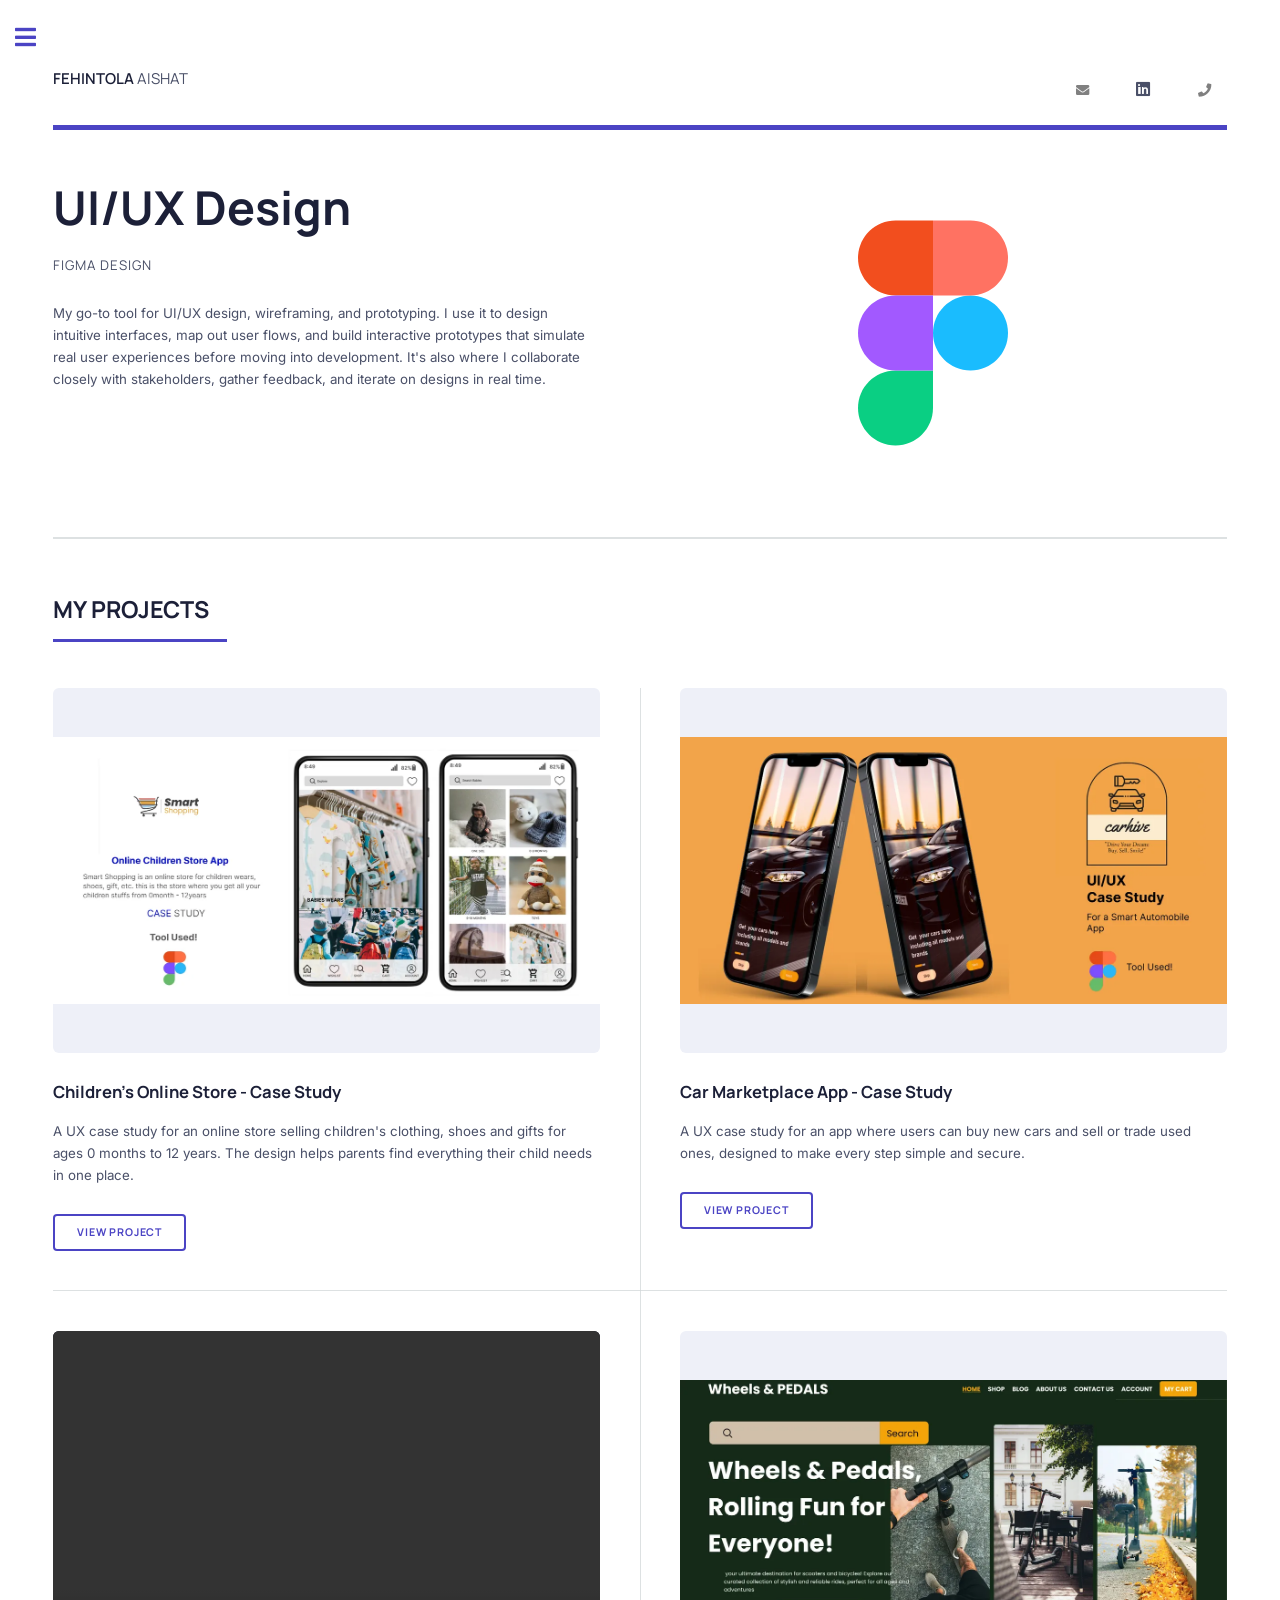
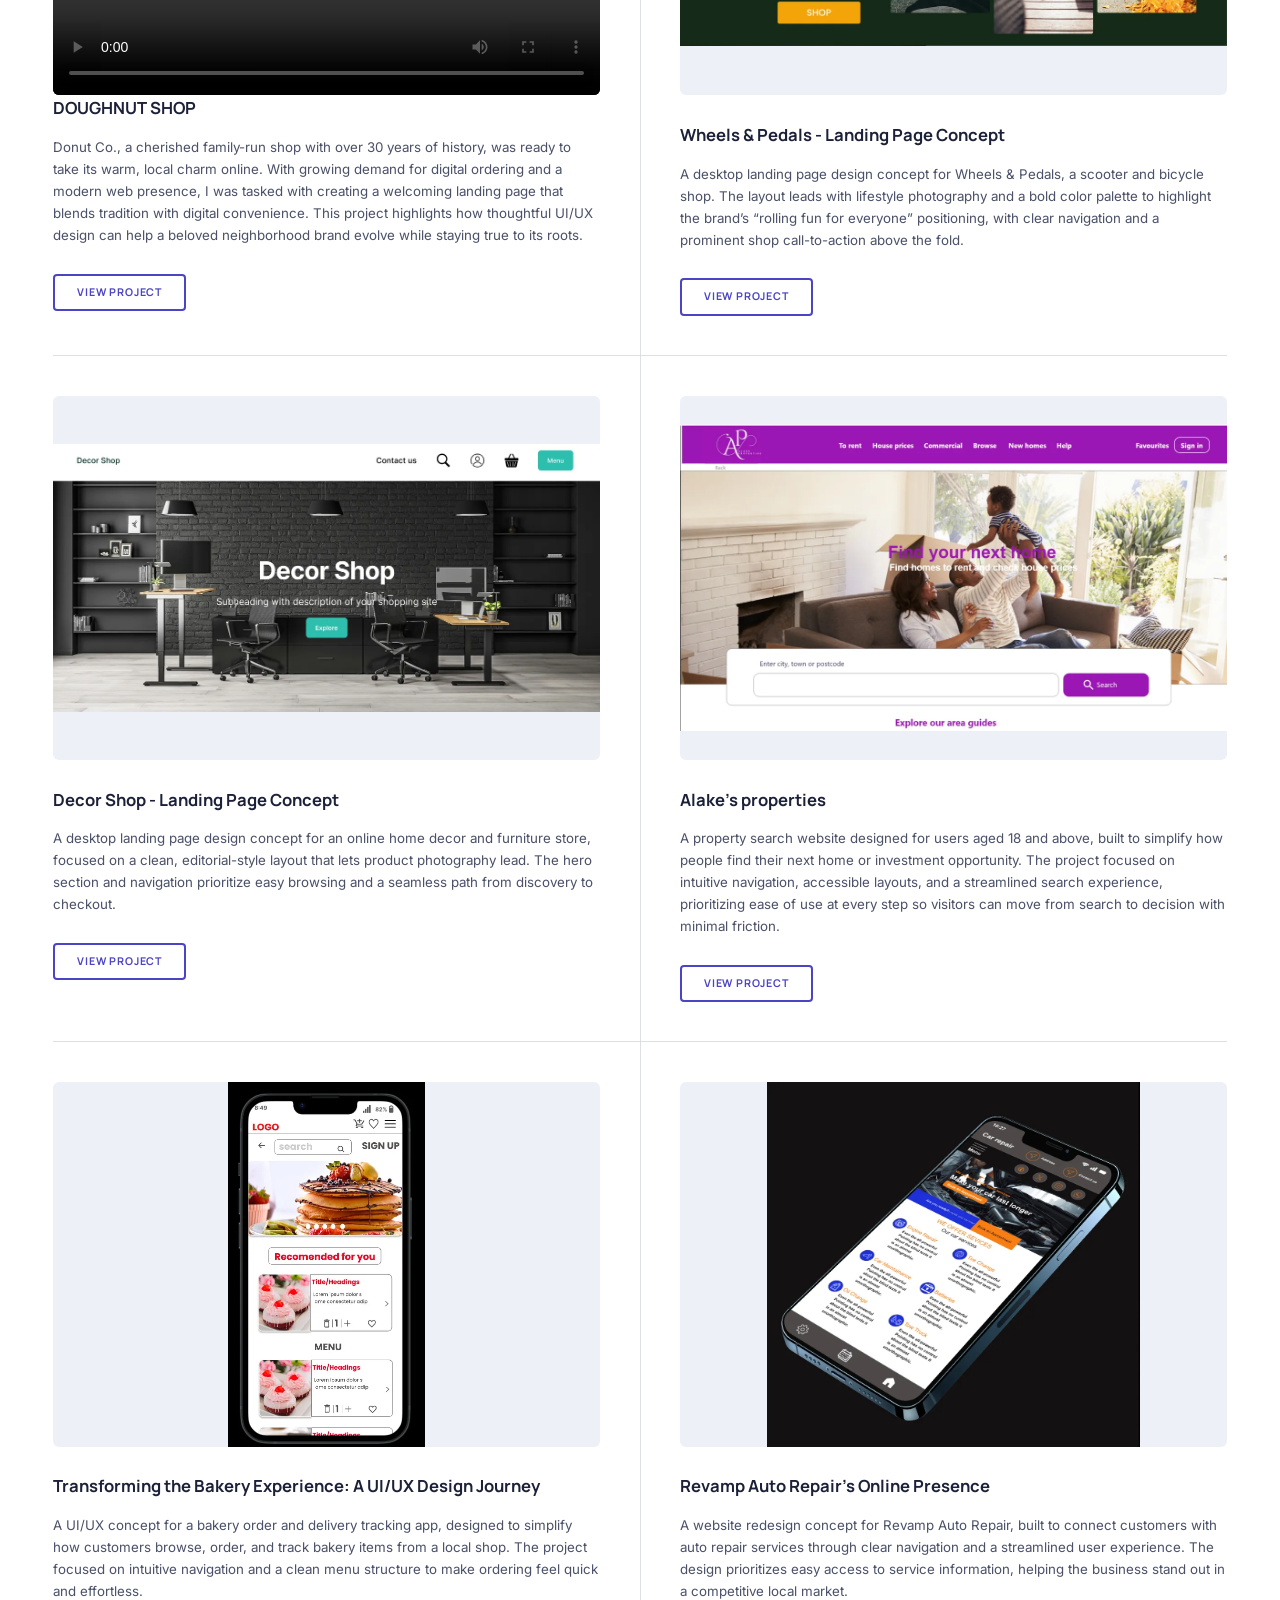
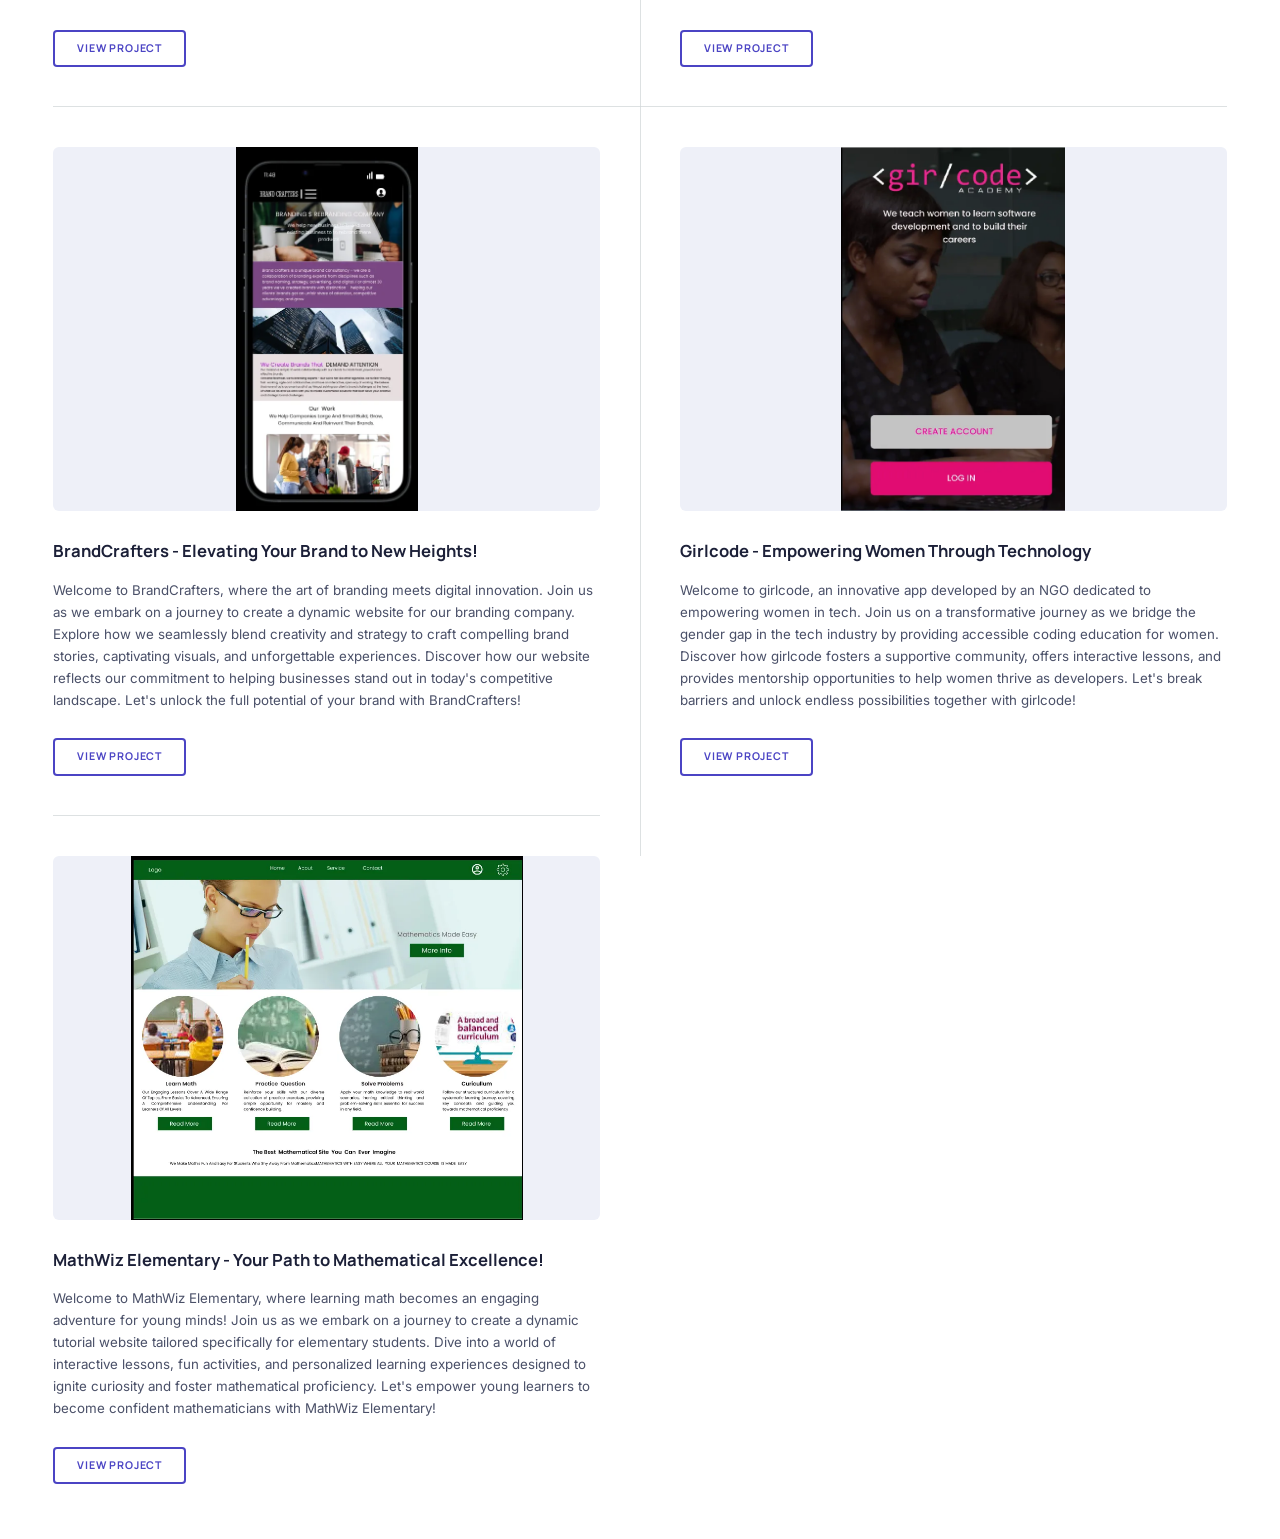
<file: figma.html>
<!DOCTYPE HTML>


<html lang="en">
	<head>
		<link rel="canonical" href="https://isha1012.github.io/A-portfolio/figma.html" />
		<title>UI/UX Design Projects | Fehintola Aishat</title>
			<meta name="description" content="UI/UX case studies and prototypes by Fehintola Aishat, including e-commerce, car dealership, landing page and app design concepts built in Figma." />
			<link rel="icon" href="favicon.svg" type="image/svg+xml" />
			<link rel="icon" href="favicon.png" sizes="192x192" type="image/png" />
			<link rel="apple-touch-icon" href="favicon.png" />
			<meta property="og:type" content="website" />
			<meta property="og:title" content="UI/UX Design Projects | Fehintola Aishat" />
			<meta property="og:description" content="UI/UX case studies and prototypes by Fehintola Aishat, including e-commerce, car dealership, landing page and app design concepts built in Figma." />
			<meta property="og:url" content="https://isha1012.github.io/A-portfolio/figma.html" />
			<meta property="og:image" content="https://isha1012.github.io/A-portfolio/images/og-image.png" />
			<meta name="twitter:card" content="summary_large_image" />
		<meta charset="utf-8" />
		<meta name="viewport" content="width=device-width, initial-scale=1" />
		<link rel="stylesheet" href="assets/css/main.css" />
		<style>
			/* identity: one accent, navy ink, Manrope headings, Inter text */
			body, input, select, textarea { color: #4a5068; }
			a.button, .button { color: #4b44c4 !important; box-shadow: inset 0 0 0 2px #4b44c4 !important; }
			a.button:hover, .button:hover { background-color: rgba(75, 68, 196, 0.08) !important; }
			a.button.primary, .button.primary { background-color: #4b44c4 !important; color: #ffffff !important; box-shadow: none !important; }
			a.button.primary:hover, .button.primary:hover { background-color: #3b35a8 !important; }
			#header ul.icons li a { display: inline-block; min-width: 44px; min-height: 44px; line-height: 44px; text-align: center; border-bottom: 0; }
			video { max-width: 100%; height: auto; }

			/* project cards: every thumbnail shares one 3:2 frame */
			.posts article .image, .posts article .video { display: block; width: 100%; aspect-ratio: 3 / 2; background: #eef0f8; border-radius: 6px; overflow: hidden; }
			.posts article .video { background: #14162b; }
			.posts article .image img { display: block; width: 100%; height: 100%; object-fit: contain; background: transparent; }
			.posts article .video video { width: 100%; height: 100%; max-width: none; object-fit: contain; }

			#banner .image.object img { height: 300px !important; width: 100%; object-fit: contain !important; background-color: #ffffff !important; }

		</style>
	</head>
	<body class="is-preload">

		<!-- Wrapper -->
			<div id="wrapper">

				<!-- Main -->
					<div id="main">
						<div class="inner">

							<!-- Header -->
								<header id="header">
									<a href="index.html" class="logo"><strong>FEHINTOLA </strong> AISHAT</a>
									<ul class="icons">
										<!-- <li><a href="#" class="icon brands fa-twitter"><span class="label">Twitter</span></a></li> -->
										<li><a href="mailto:fehintolaaisha@gmail.com"><i class="fas fa-envelope" style="color:gray;"></i></a></li>
										<li><a href="https://www.linkedin.com/in/aisha-fehintola-208821273" class="icon brands fa-linkedin" target="_blank" rel="noopener"><span class="label">linkedin</span></a></li>
										<li> <a href="tel:+13685990811"><i class="fas fa-phone" style="color:gray;" ></i></a></li>
										<!-- <li><a href="#" class="icon brands fa-medium-m"><span class="label">Medium</span></a></li> -->
									</ul>
								</header>

							<!-- Banner -->
								<section id="banner">
									<div class="content">
										<header>
											<h1>UI/UX Design<br />
											</h1>
											<p> Figma Design</p>
										</header>
										<p>My go-to tool for UI/UX design, wireframing, and prototyping. I use it to design intuitive interfaces, map out user flows, and build interactive prototypes that simulate real user experiences before moving into development. It's also where I collaborate closely with stakeholders, gather feedback, and iterate on designs in real time.</p>
									
									</div>
									<span class="image object">
										<img src="images/figma.svg"  alt="Figma logo" />
									</span>
								</section>

								<section>
									<header class="major">
										<h2>MY PROJECTS</h2>
									</header>
									<div class="posts">
											<article>
													<a href="https://www.figma.com/proto/r1bMsYuJUK6hvaKrPKpSOw/ecommerce?node-id=455-661&t=56WwVRqRoSf4llD1-1&scaling=min-zoom&content-scaling=fixed&page-id=308%3A523" class="image" target="_blank" rel="noopener"><img loading="lazy" src="images/samples.webp" alt="Children's online store app screens" /></a>
													<h3>Children's Online Store - Case Study</h3>
													<p>A UX case study for an online store selling children's clothing, shoes and gifts for ages 0 months to 12 years. The design helps parents find everything their child needs in one place.</p>
													<ul class="actions">
														<li><a href="https://www.figma.com/proto/r1bMsYuJUK6hvaKrPKpSOw/ecommerce?node-id=455-661&t=56WwVRqRoSf4llD1-1&scaling=min-zoom&content-scaling=fixed&page-id=308%3A523" class="button" target="_blank" rel="noopener">VIEW PROJECT</a></li>
													</ul>
												</article>
												<article>
													<a href="https://www.figma.com/proto/dQRgvrPysaxHZX4NgYjc8G/cars?page-id=1%3A3&node-id=128-2&viewport=518%2C295%2C0.35&t=NanWANAFBub1Jf5U-1&scaling=min-zoom&content-scaling=fixed" class="image" target="_blank" rel="noopener"><img loading="lazy" src="images/car.webp" alt="Car marketplace app screens" /></a>
													<h3>Car Marketplace App - Case Study</h3>
													<p>A UX case study for an app where users can buy new cars and sell or trade used ones, designed to make every step simple and secure.</p>
													<ul class="actions">
														<li><a href="https://www.figma.com/proto/dQRgvrPysaxHZX4NgYjc8G/cars?page-id=1%3A3&node-id=128-2&viewport=518%2C295%2C0.35&t=NanWANAFBub1Jf5U-1&scaling=min-zoom&content-scaling=fixed" class="button" target="_blank" rel="noopener">VIEW PROJECT</a></li>
													</ul>
												</article>
												<article>
													<div class="video"><video aria-label="DOUGHNUT SHOP video" src="video/video1.mp4" width="530" height="330" controls playsinline preload="metadata"></video></div>
													<h3>DOUGHNUT SHOP</h3>
													<p>Donut Co., a cherished family-run shop with over 30 years of history, was ready to take its warm, local charm online. With growing demand for digital ordering and a modern web presence, I was tasked with creating a welcoming landing page that blends tradition with digital convenience. This project highlights how thoughtful UI/UX design can help a beloved neighborhood brand evolve while staying true to its roots.</p>
													<ul class="actions">
														<li><a href="https://www.figma.com/proto/RUpJZrNRe9rXMIJliwKLzs/Fehintola_Aishat_Assessment_4?node-id=88-105&p=f&t=RaK2Kq2CucrFkXXm-1&scaling=min-zoom&content-scaling=fixed&page-id=88%3A68" class="button" target="_blank" rel="noopener">View project</a></li>
													</ul>
												</article>
												<article>
													<a href="https://www.figma.com/proto/o2FF9HXLsV6TASSpI4OEMh/scooter?page-id=0%3A1&type=design&node-id=1-2&viewport=477%2C159%2C0.2&t=N1uwOFsHGJnkqmLX-1&scaling=scale-down-width" class="image" target="_blank" rel="noopener"><img loading="lazy" src="images/wheel.webp" alt="Wheels &amp; Pedals landing page design"/></a>
													<h3>Wheels &amp; Pedals - Landing Page Concept</h3>
										<p>A desktop landing page design concept for Wheels &amp; Pedals, a scooter and bicycle shop. The layout leads with lifestyle photography and a bold color palette to highlight the brand’s “rolling fun for everyone” positioning, with clear navigation and a prominent shop call-to-action above the fold.</p>
													<ul class="actions">
														<li><a href="https://www.figma.com/proto/o2FF9HXLsV6TASSpI4OEMh/scooter?page-id=0%3A1&type=design&node-id=1-2&viewport=477%2C159%2C0.2&t=N1uwOFsHGJnkqmLX-1&scaling=scale-down-width" class="button" target="_blank" rel="noopener">VIEW PROJECT</a></li>
													</ul>
												</article>
												<article>
														<a href="https://www.figma.com/proto/8vsRL0CKoJ60zbQCqmBgQL/Untitled?page-id=0%3A1&node-id=17-2&viewport=396%2C656%2C0.31&t=Ym6rsAGROyEzvyEW-1&scaling=scale-down-width" class="image" target="_blank" rel="noopener"><img loading="lazy" src="images/decor.webp" alt="Decor Shop landing page design"/></a>
														<h3>Decor Shop - Landing Page Concept</h3>
														<p>A desktop landing page design concept for an online home decor and furniture store, focused on a clean, editorial-style layout that lets product photography lead. The hero section and navigation prioritize easy browsing and a seamless path from discovery to checkout.</p>
														<ul class="actions">
															<li><a href="https://www.figma.com/proto/8vsRL0CKoJ60zbQCqmBgQL/Untitled?page-id=0%3A1&node-id=17-2&viewport=396%2C656%2C0.31&t=Ym6rsAGROyEzvyEW-1&scaling=scale-down-width" class="button" target="_blank" rel="noopener">VIEW PROJECT</a></li>
														</ul>
													</article>
										<article>
											<a href="https://xd.adobe.com/view/793e4c24-3861-47f1-a093-51ef8a10984c-2c6d/" class="image" target="_blank" rel="noopener"><img loading="lazy" src="images/sample4.webp" alt="Alake's Properties website homepage" /></a>
											<h3>Alake's properties</h3>
											<p>A property search website designed for users aged 18 and above, built to simplify how people find their next home or investment opportunity. The project focused on intuitive navigation, accessible layouts, and a streamlined search experience, prioritizing ease of use at every step so visitors can move from search to decision with minimal friction.</p>
											<ul class="actions">
												<li><a href="https://xd.adobe.com/view/793e4c24-3861-47f1-a093-51ef8a10984c-2c6d/" class="button" target="_blank" rel="noopener">VIEW PROJECT</a></li>
											</ul>
										</article>
										<article>
											<a href="https://www.figma.com/proto/k7LJQvOfMzsJkVM78YDLBI/Untitled?type=design&node-id=348-626&t=nqoctxlnT4uHOFpl-1&scaling=scale-down&page-id=348%3A625&starting-point-node-id=348%3A626&mode=design" class="image" target="_blank" rel="noopener"><img loading="lazy" src="images/imagepie.webp" alt="Bakery order and delivery tracking app screens"/></a>
											<h3>Transforming the Bakery Experience: A UI/UX Design Journey</h3>
											<p>A UI/UX concept for a bakery order and delivery tracking app, designed to simplify how customers browse, order, and track bakery items from a local shop. The project focused on intuitive navigation and a clean menu structure to make ordering feel quick and effortless.</p>
											<ul class="actions">
												<li><a href="https://www.figma.com/proto/k7LJQvOfMzsJkVM78YDLBI/Untitled?type=design&node-id=348-626&t=nqoctxlnT4uHOFpl-1&scaling=scale-down&page-id=348%3A625&starting-point-node-id=348%3A626&mode=design" class="button" target="_blank" rel="noopener">VIEW PROJECT</a></li>
											</ul>
										</article>
										<article>
											<a href="https://xd.adobe.com/view/bf156c6b-3433-4ae8-acd3-ab1ea2e51cee-ea46/" class="image" target="_blank" rel="noopener"><img loading="lazy" src="images/sample5.webp"  alt="Revamp Auto Repair website shown on a phone" /></a>
											<h3>Revamp Auto Repair's Online Presence</h3>
											<p>A website redesign concept for Revamp Auto Repair, built to connect customers with auto repair services through clear navigation and a streamlined user experience. The design prioritizes easy access to service information, helping the business stand out in a competitive local market.</p>
											<ul class="actions">
												<li><a href="https://xd.adobe.com/view/bf156c6b-3433-4ae8-acd3-ab1ea2e51cee-ea46/" class="button" target="_blank" rel="noopener">VIEW PROJECT</a></li>
											</ul>
										</article>
										<article>
											<a href="https://www.figma.com/proto/dGfi58sKx2oNfw7ZQDKIpo/Untitled?node-id=1-349&t=yvu5OChPYBc4CBpl-1&scaling=min-zoom&content-scaling=fixed&page-id=0%3A1&starting-point-node-id=1%3A349" class="image" target="_blank" rel="noopener"><img loading="lazy" src="images/mobile sample 4.webp" alt="BrandCrafters website on a phone" /></a>
											<h3>BrandCrafters - Elevating Your Brand to New Heights!</h3>
											<p>Welcome to BrandCrafters, where the art of branding meets digital innovation. Join us as we embark on a journey to create a dynamic website for our branding company.
													Explore how we seamlessly blend creativity and strategy to craft compelling brand stories, captivating visuals, and unforgettable experiences. Discover how our website reflects our commitment to helping businesses
													stand out in today's competitive landscape. Let's unlock the full potential of your brand with BrandCrafters!</p>
											<ul class="actions">
												<li><a href="https://www.figma.com/proto/dGfi58sKx2oNfw7ZQDKIpo/Untitled?node-id=1-349&t=yvu5OChPYBc4CBpl-1&scaling=min-zoom&content-scaling=fixed&page-id=0%3A1&starting-point-node-id=1%3A349" class="button" target="_blank" rel="noopener">VIEW PROJECT</a></li>
											</ul>
										</article>
										
			
                                        
										<article>
											<a href="https://www.figma.com/proto/pXCPpdi7LXAKmifoVuRopa/Untitled?t=yjSZg6MvsAJEX7HY-1&scaling=min-zoom&content-scaling=fixed&page-id=0%3A1&node-id=1-2" class="image" target="_blank" rel="noopener"><img loading="lazy" src="images/mobile sample.webp" alt="Girlcode coding education app screens" /></a>
											<h3>Girlcode - Empowering Women Through Technology</h3>
											<p>Welcome to girlcode, an innovative app developed by an NGO dedicated to empowering women in tech. Join us on a transformative journey as we bridge the gender gap in the 
												tech industry by providing accessible coding education for women. Discover how girlcode fosters a supportive community, offers interactive lessons, and provides mentorship opportunities to help women thrive as developers.
												 Let's break barriers and unlock endless possibilities together with girlcode!</p>
											<ul class="actions">
												<li><a href="https://www.figma.com/proto/pXCPpdi7LXAKmifoVuRopa/Untitled?t=yjSZg6MvsAJEX7HY-1&scaling=min-zoom&content-scaling=fixed&page-id=0%3A1&node-id=1-2" class="button" target="_blank" rel="noopener">VIEW PROJECT</a></li>
											</ul>
										</article>
										<article>
											<a href="https://www.figma.com/proto/m9DokyQNB8aOhkBanq8wT0/Untitled?node-id=2-177&t=a8Iqi0kj6AhfJAEj-1&scaling=min-zoom&content-scaling=fixed&page-id=0%3A1&starting-point-node-id=2%3A177" class="image" target="_blank" rel="noopener"><img loading="lazy" src="images/sample1.webp" alt="MathWiz Elementary math tutorial website" /></a>
											<h3>MathWiz Elementary - Your Path to Mathematical Excellence!</h3>
											<p>Welcome to MathWiz Elementary, where learning math becomes an engaging adventure for young minds! Join us as we embark on a journey to create a dynamic
												 tutorial website tailored specifically for elementary students. Dive into a world of interactive lessons, fun activities, and personalized learning experiences
												  designed to ignite curiosity and foster mathematical proficiency. Let's empower young learners to become confident mathematicians with MathWiz Elementary!</p>
											<ul class="actions">
												<li><a href="https://www.figma.com/proto/m9DokyQNB8aOhkBanq8wT0/Untitled?node-id=2-177&t=a8Iqi0kj6AhfJAEj-1&scaling=min-zoom&content-scaling=fixed&page-id=0%3A1&starting-point-node-id=2%3A177" class="button" target="_blank" rel="noopener">VIEW PROJECT</a></li>
											</ul>
										</article>
										
										
									</div>
								</section>

						</div>
					</div>

				<!-- Sidebar -->
					<div id="sidebar">
						<div class="inner">

							<!-- Menu -->
								<nav id="menu">
									<header class="major">
										<h2>Menu</h2>
									</header>
									<ul>
										<li><a href="index.html">Homepage</a></li>
										<li><a href="generic.html">About </a></li>
										<li><a href="Fehintola-Aishat-Resume.pdf" target="_blank" rel="noopener">Resume</a></li>
										<!-- <li><a href="elements.html">Elements</a></li>
										<li>
											<span class="opener">Submenu</span>
											<ul>
												<li><a href="#">Lorem Dolor</a></li>
												<li><a href="#">Ipsum Adipiscing</a></li>
												<li><a href="#">Tempus Magna</a></li>
												<li><a href="#">Feugiat Veroeros</a></li>
											</ul>
										</li>
										<li><a href="#">Etiam Dolore</a></li>
										<li><a href="#">Adipiscing</a></li>
										<li>
											<span class="opener">Another Submenu</span>
											<ul>
												<li><a href="#">Lorem Dolor</a></li>
												<li><a href="#">Ipsum Adipiscing</a></li>
												<li><a href="#">Tempus Magna</a></li>
												<li><a href="#">Feugiat Veroeros</a></li>
											</ul>
										</li>
										<li><a href="#">Maximus Erat</a></li>
										<li><a href="#">Sapien Mauris</a></li>
										<li><a href="#">Amet Lacinia</a></li> -->
									</ul>
								</nav>

							<!-- Section -->
								<!-- <section>
									<header class="major">
										<h2>Ante interdum</h2>
									</header>
									<div class="mini-posts">
										<article>
											<a href="#" class="image"><img loading="lazy" src="images/pic07.jpg" alt="" /></a>
											<p>Aenean ornare velit lacus, ac varius enim lorem ullamcorper dolore aliquam.</p>
										</article>
										<article>
											<a href="#" class="image"><img loading="lazy" src="images/pic08.jpg" alt="" /></a>
											<p>Aenean ornare velit lacus, ac varius enim lorem ullamcorper dolore aliquam.</p>
										</article>
										<article>
											<a href="#" class="image"><img loading="lazy" src="images/pic09.jpg" alt="" /></a>
											<p>Aenean ornare velit lacus, ac varius enim lorem ullamcorper dolore aliquam.</p>
										</article>
									</div>
									<ul class="actions">
										<li><a href="#" class="button">More</a></li>
									</ul>
								</section> -->

							<!-- Section -->
								<section>
									<header class="major">
										<h2>Get in touch</h2>
									</header>
									<!-- <p>Sed varius enim lorem ullamcorper dolore aliquam aenean ornare velit lacus, ac varius enim lorem ullamcorper dolore. Proin sed aliquam facilisis ante interdum. Sed nulla amet lorem feugiat tempus aliquam.</p> -->
									<ul class="contact">
										<li class="icon solid fa-envelope"><a href="mailto:fehintolaaisha@gmail.com">fehintolaaisha@gmail.com</a></li>
										<li class="icon solid fa-phone">(368) 599-0811</li>
										<!-- <li class="icon solid fa-home">1234 Somewhere Road #8254<br />
										Nashville, TN 00000-0000</li> -->
									</ul>
								</section>

							<!-- Footer -->
								<footer id="footer">
									<p class="copyright">&copy; 2026 Fehintola Aishat. Template: <a href="https://html5up.net" target="_blank" rel="noopener">HTML5 UP</a>.</p>
								</footer>

						</div>
					</div>

			</div>

		<!-- Scripts -->
			<script src="assets/js/jquery.min.js"></script>
			<script src="assets/js/browser.min.js"></script>
			<script src="assets/js/breakpoints.min.js"></script>
			<script src="assets/js/util.js"></script>
			<script src="assets/js/main.js"></script>

	</body>
</html>
</file>
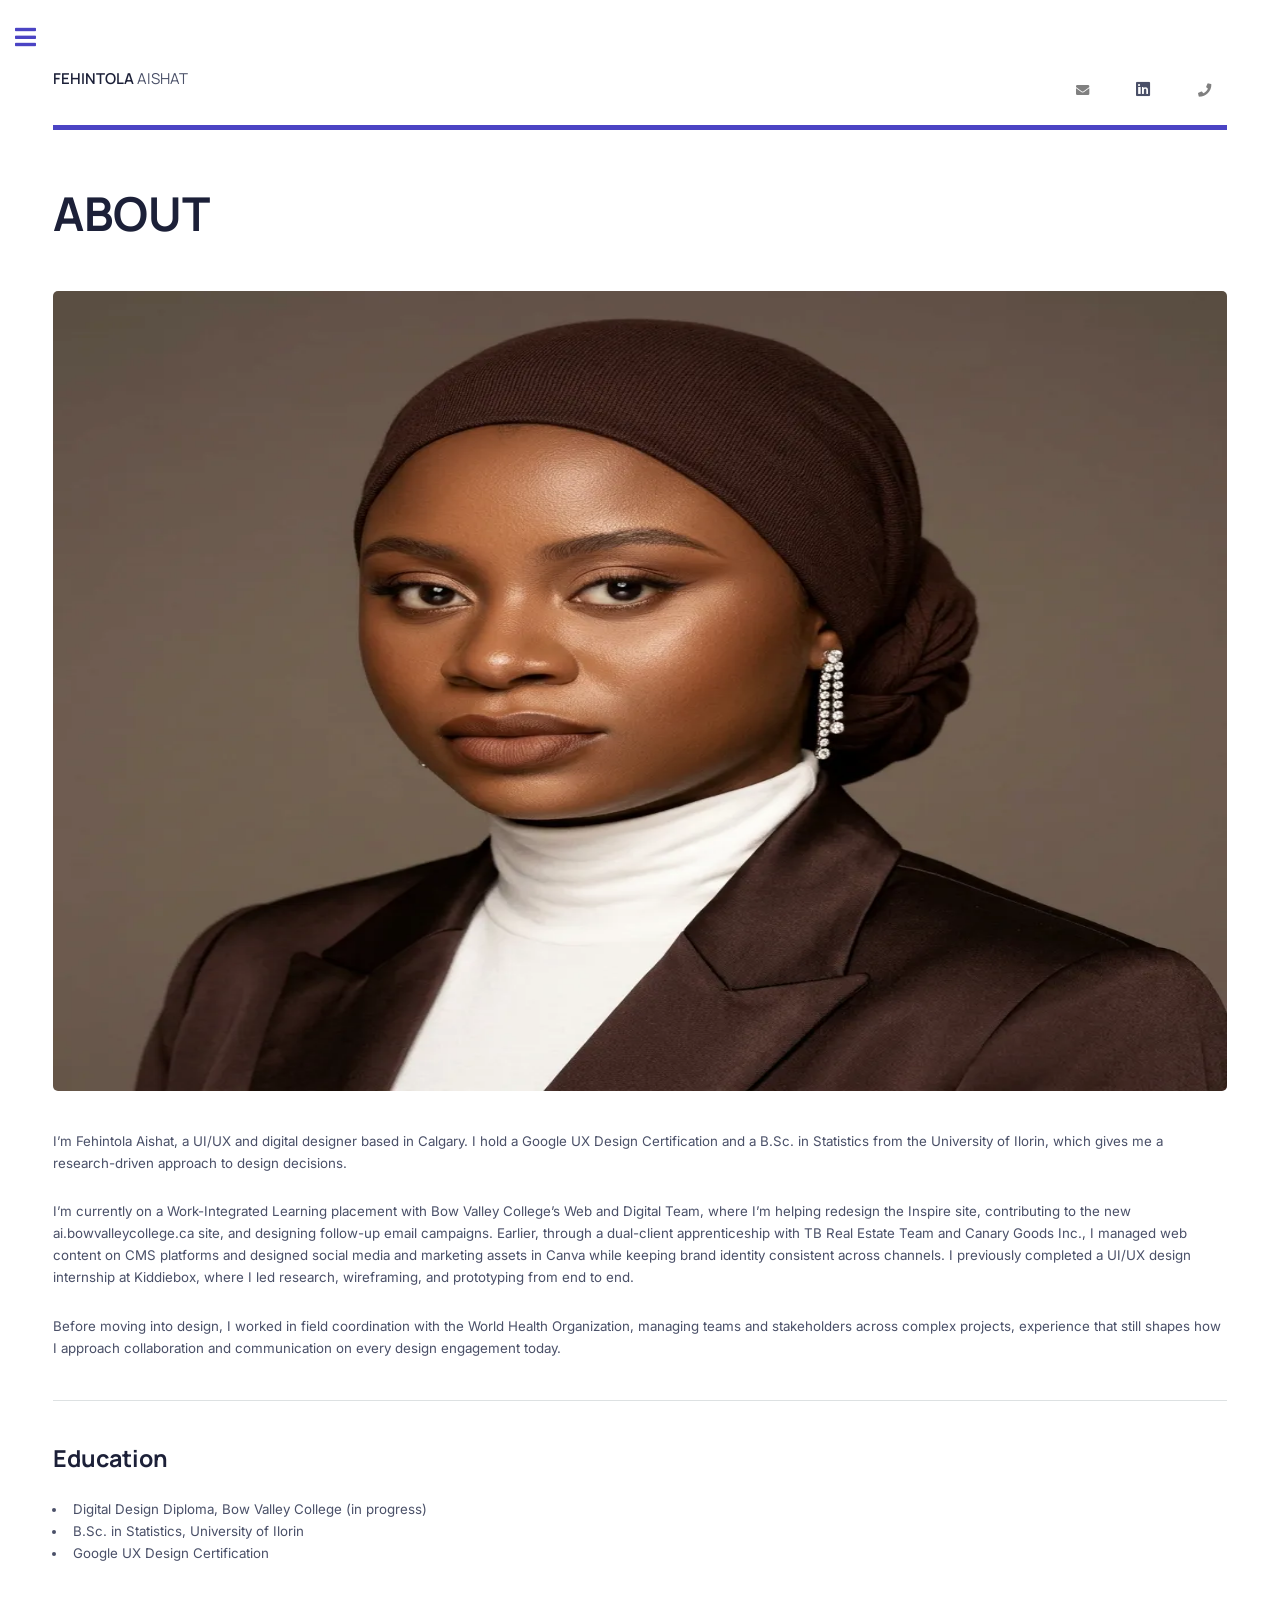
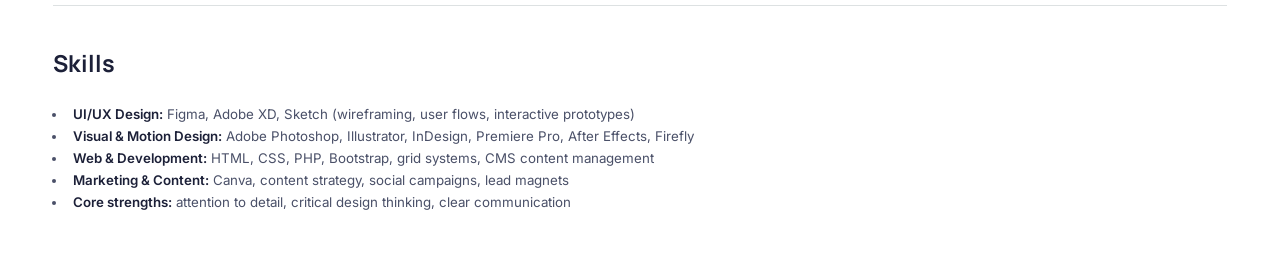
<file: generic.html>
<!DOCTYPE HTML>
<!--
	Editorial by HTML5 UP
	html5up.net | @ajlkn
	Free for personal and commercial use under the CCA 3.0 license (html5up.net/license)
-->
<html lang="en">
	<head>
		<link rel="canonical" href="https://isha1012.github.io/A-portfolio/generic.html" />
		<title>About | Fehintola Aishat, UI/UX &amp; Digital Designer</title>
			<meta name="description" content="About Fehintola Aishat, a Calgary-based UI/UX and digital designer: education, experience and skills." />
			<link rel="icon" href="favicon.svg" type="image/svg+xml" />
			<link rel="icon" href="favicon.png" sizes="192x192" type="image/png" />
			<link rel="apple-touch-icon" href="favicon.png" />
			<meta property="og:type" content="website" />
			<meta property="og:title" content="About | Fehintola Aishat, UI/UX &amp; Digital Designer" />
			<meta property="og:description" content="About Fehintola Aishat, a Calgary-based UI/UX and digital designer: education, experience and skills." />
			<meta property="og:url" content="https://isha1012.github.io/A-portfolio/generic.html" />
			<meta property="og:image" content="https://isha1012.github.io/A-portfolio/images/og-image.png" />
			<meta name="twitter:card" content="summary_large_image" />
		<meta charset="utf-8" />
		<meta name="viewport" content="width=device-width, initial-scale=1" />
		<link rel="stylesheet" href="assets/css/main.css" />
		<style>
			/* identity: one accent, navy ink, Manrope headings, Inter text */
			body, input, select, textarea { color: #4a5068; }
			a.button, .button { color: #4b44c4 !important; box-shadow: inset 0 0 0 2px #4b44c4 !important; }
			a.button:hover, .button:hover { background-color: rgba(75, 68, 196, 0.08) !important; }
			a.button.primary, .button.primary { background-color: #4b44c4 !important; color: #ffffff !important; box-shadow: none !important; }
			a.button.primary:hover, .button.primary:hover { background-color: #3b35a8 !important; }
			#header ul.icons li a { display: inline-block; min-width: 44px; min-height: 44px; line-height: 44px; text-align: center; border-bottom: 0; }
			video { max-width: 100%; height: auto; }

			/* project cards: every thumbnail shares one 3:2 frame */
			.posts article .image, .posts article .video { display: block; width: 100%; aspect-ratio: 3 / 2; background: #eef0f8; border-radius: 6px; overflow: hidden; }
			.posts article .video { background: #14162b; }
			.posts article .image img { display: block; width: 100%; height: 100%; object-fit: contain; background: transparent; }
			.posts article .video video { width: 100%; height: 100%; max-width: none; object-fit: contain; }

		</style>
	</head>
	<body class="is-preload">

		<!-- Wrapper -->
			<div id="wrapper">

				<!-- Main -->
					<div id="main">
						<div class="inner">

							<!-- Header -->
								<header id="header">
									<a href="index.html" class="logo"><strong>FEHINTOLA</strong> AISHAT</a>
									<ul class="icons">
											<li><a href="mailto:fehintolaaisha@gmail.com"><i class="fas fa-envelope" style="color:gray;"></i></a></li>
											<li><a href="https://www.linkedin.com/in/aisha-fehintola-208821273" class="icon brands fa-linkedin" target="_blank" rel="noopener"><span class="label">linkedin</span></a></li>
											<li> <a href="tel:+13685990811"><i class="fas fa-phone" style="color:gray;" ></i></a></li>
										<!-- <li><a href="#" class="icon brands fa-twitter"><span class="label">Twitter</span></a></li>
										<li><a href="#" class="icon brands fa-facebook-f"><span class="label">Facebook</span></a></li>
										<li><a href="#" class="icon brands fa-snapchat-ghost"><span class="label">Snapchat</span></a></li>
										<li><a href="#" class="icon brands fa-instagram"><span class="label">Instagram</span></a></li>
										<li><a href="#" class="icon brands fa-medium-m"><span class="label">Medium</span></a></li> -->
									</ul>
								</header>

							<!-- Content -->
								<section>
									<header class="main">
										<h1>ABOUT</h1>
									</header>

									<span class="image main"><img src="images/profile picture.webp" height="800" width="300" alt="Portrait of Fehintola Aishat" /></span>

									<p>I’m Fehintola Aishat, a UI/UX and digital designer based in Calgary. I hold a Google UX Design Certification and a B.Sc. in Statistics from the University of Ilorin, which gives me a research-driven approach to design decisions.</p>
										<p>I’m currently on a Work-Integrated Learning placement with Bow Valley College’s Web and Digital Team, where I’m helping redesign the Inspire site, contributing to the new ai.bowvalleycollege.ca site, and designing follow-up email campaigns. Earlier, through a dual-client apprenticeship with TB Real Estate Team and Canary Goods Inc., I managed web content on CMS platforms and designed social media and marketing assets in Canva while keeping brand identity consistent across channels. I previously completed a UI/UX design internship at Kiddiebox, where I led research, wireframing, and prototyping from end to end.</p>
										<p>Before moving into design, I worked in field coordination with the World Health Organization, managing teams and stakeholders across complex projects, experience that still shapes how I approach collaboration and communication on every design engagement today.</p>
									
									<hr class="major" />

									<h2>Education</h2>
									
								        <ul>
										<li>Digital Design Diploma, Bow Valley College (in progress)</li>
										<li>B.Sc. in Statistics, University of Ilorin</li>
										<li>Google UX Design Certification</li>
									    </ul>
								
									<!-- <hr class="major" />

									<h2>Magna etiam veroeros</h2>
									<p>Lorem ipsum dolor sit amet, consectetur adipiscing elit. Duis dapibus rutrum facilisis. Class aptent taciti sociosqu ad litora torquent per conubia nostra, per inceptos himenaeos. Etiam tristique libero eu nibh porttitor fermentum. Nullam venenatis erat id vehicula viverra. Nunc ultrices eros ut ultricies condimentum. Mauris risus lacus, blandit sit amet venenatis non, bibendum vitae dolor. Nunc lorem mauris, fringilla in aliquam at, euismod in lectus. Pellentesque habitant morbi tristique senectus et netus et malesuada fames ac turpis egestas. In non lorem sit amet elit placerat maximus. Pellentesque aliquam maximus risus, vel sed vehicula.</p>
									<p>Interdum et malesuada fames ac ante ipsum primis in faucibus. Pellentesque venenatis dolor imperdiet dolor mattis sagittis. Praesent rutrum sem diam, vitae egestas enim auctor sit amet. Pellentesque leo mauris, consectetur id ipsum sit amet, fersapien risus, commodo eget turpis at, elementum convallis elit. Pellentesque enim turpis, hendrerit tristique lorem ipsum dolor.</p> -->

									<hr class="major" />

									<h2>Skills</h2>
									    <ul>
										<li><strong>UI/UX Design:</strong> Figma, Adobe XD, Sketch (wireframing, user flows, interactive prototypes)</li>
										<li><strong>Visual &amp; Motion Design:</strong> Adobe Photoshop, Illustrator, InDesign, Premiere Pro, After Effects, Firefly</li>
										<li><strong>Web &amp; Development:</strong> HTML, CSS, PHP, Bootstrap, grid systems, CMS content management</li>
										<li><strong>Marketing &amp; Content:</strong> Canva, content strategy, social campaigns, lead magnets</li>
										<li><strong>Core strengths:</strong> attention to detail, critical design thinking, clear communication</li>
									    </ul>
								</section>

						</div>
					</div>

				<!-- Sidebar -->
					<div id="sidebar">
						<div class="inner">

							<!-- Menu -->
								<nav id="menu">
									<header class="major">
										<h2>Menu</h2>
									</header>
									<ul>
										<li><a href="index.html">Homepage</a></li>
										<li><a href="generic.html">About</a></li>
										<li><a href="Fehintola-Aishat-Resume.pdf" target="_blank" rel="noopener">Resume</a></li>
										<!-- <li><a href="elements.html">Elements</a></li>
										<li>
											<span class="opener">Submenu</span>
											<ul>
												<li><a href="#">Lorem Dolor</a></li>
												<li><a href="#">Ipsum Adipiscing</a></li>
												<li><a href="#">Tempus Magna</a></li>
												<li><a href="#">Feugiat Veroeros</a></li>
											</ul>
										</li>
										<li><a href="#">Etiam Dolore</a></li>
										<li><a href="#">Adipiscing</a></li>
										<li>
											<span class="opener">Another Submenu</span>
											<ul>
												<li><a href="#">Lorem Dolor</a></li>
												<li><a href="#">Ipsum Adipiscing</a></li>
												<li><a href="#">Tempus Magna</a></li>
												<li><a href="#">Feugiat Veroeros</a></li>
											</ul>
										</li>
										<li><a href="#">Maximus Erat</a></li>
										<li><a href="#">Sapien Mauris</a></li>
										<li><a href="#">Amet Lacinia</a></li> -->
									</ul>
								</nav>

							<!-- Section -->
								<!-- <section>
									<header class="major">
										<h2>Ante interdum</h2>
									</header>
									<div class="mini-posts">
										<article>
											<a href="#" class="image"><img loading="lazy" src="images/pic07.jpg" alt="" /></a>
											<p>Aenean ornare velit lacus, ac varius enim lorem ullamcorper dolore aliquam.</p>
										</article>
										<article>
											<a href="#" class="image"><img loading="lazy" src="images/pic08.jpg" alt="" /></a>
											<p>Aenean ornare velit lacus, ac varius enim lorem ullamcorper dolore aliquam.</p>
										</article>
										<article>
											<a href="#" class="image"><img loading="lazy" src="images/pic09.jpg" alt="" /></a>
											<p>Aenean ornare velit lacus, ac varius enim lorem ullamcorper dolore aliquam.</p>
										</article>
									</div>
									<ul class="actions">
										<li><a href="#" class="button">More</a></li>
									</ul>
								</section> -->

							<!-- Section -->
								<section>
									<header class="major">
										<h2>Get in touch</h2>
									</header>
									<!-- <p>Sed varius enim lorem ullamcorper dolore aliquam aenean ornare velit lacus, ac varius enim lorem ullamcorper dolore. Proin sed aliquam facilisis ante interdum. Sed nulla amet lorem feugiat tempus aliquam.</p> -->
									<ul class="contact">
										<li class="icon solid fa-envelope"><a href="mailto:fehintolaaisha@gmail.com">fehintolaaisha@gmail.com</a></li>
										<li class="icon solid fa-phone">(368) 599-0811</li>
										<!-- <li class="icon solid fa-envelope"><a href="#">information@untitled.tld</a></li>
										<li class="icon solid fa-phone">(000) 000-0000</li>
										<li class="icon solid fa-home">1234 Somewhere Road #8254<br />
										Nashville, TN 00000-0000</li> -->
									</ul>
								</section>

							<!-- Footer -->
								<footer id="footer">
									<p class="copyright">&copy; 2026 Fehintola Aishat. Template: <a href="https://html5up.net" target="_blank" rel="noopener">HTML5 UP</a>.</p>
								</footer>

						</div>
					</div>

			</div>

		<!-- Scripts -->
			<script src="assets/js/jquery.min.js"></script>
			<script src="assets/js/browser.min.js"></script>
			<script src="assets/js/breakpoints.min.js"></script>
			<script src="assets/js/util.js"></script>
			<script src="assets/js/main.js"></script>

	</body>
</html>
</file>
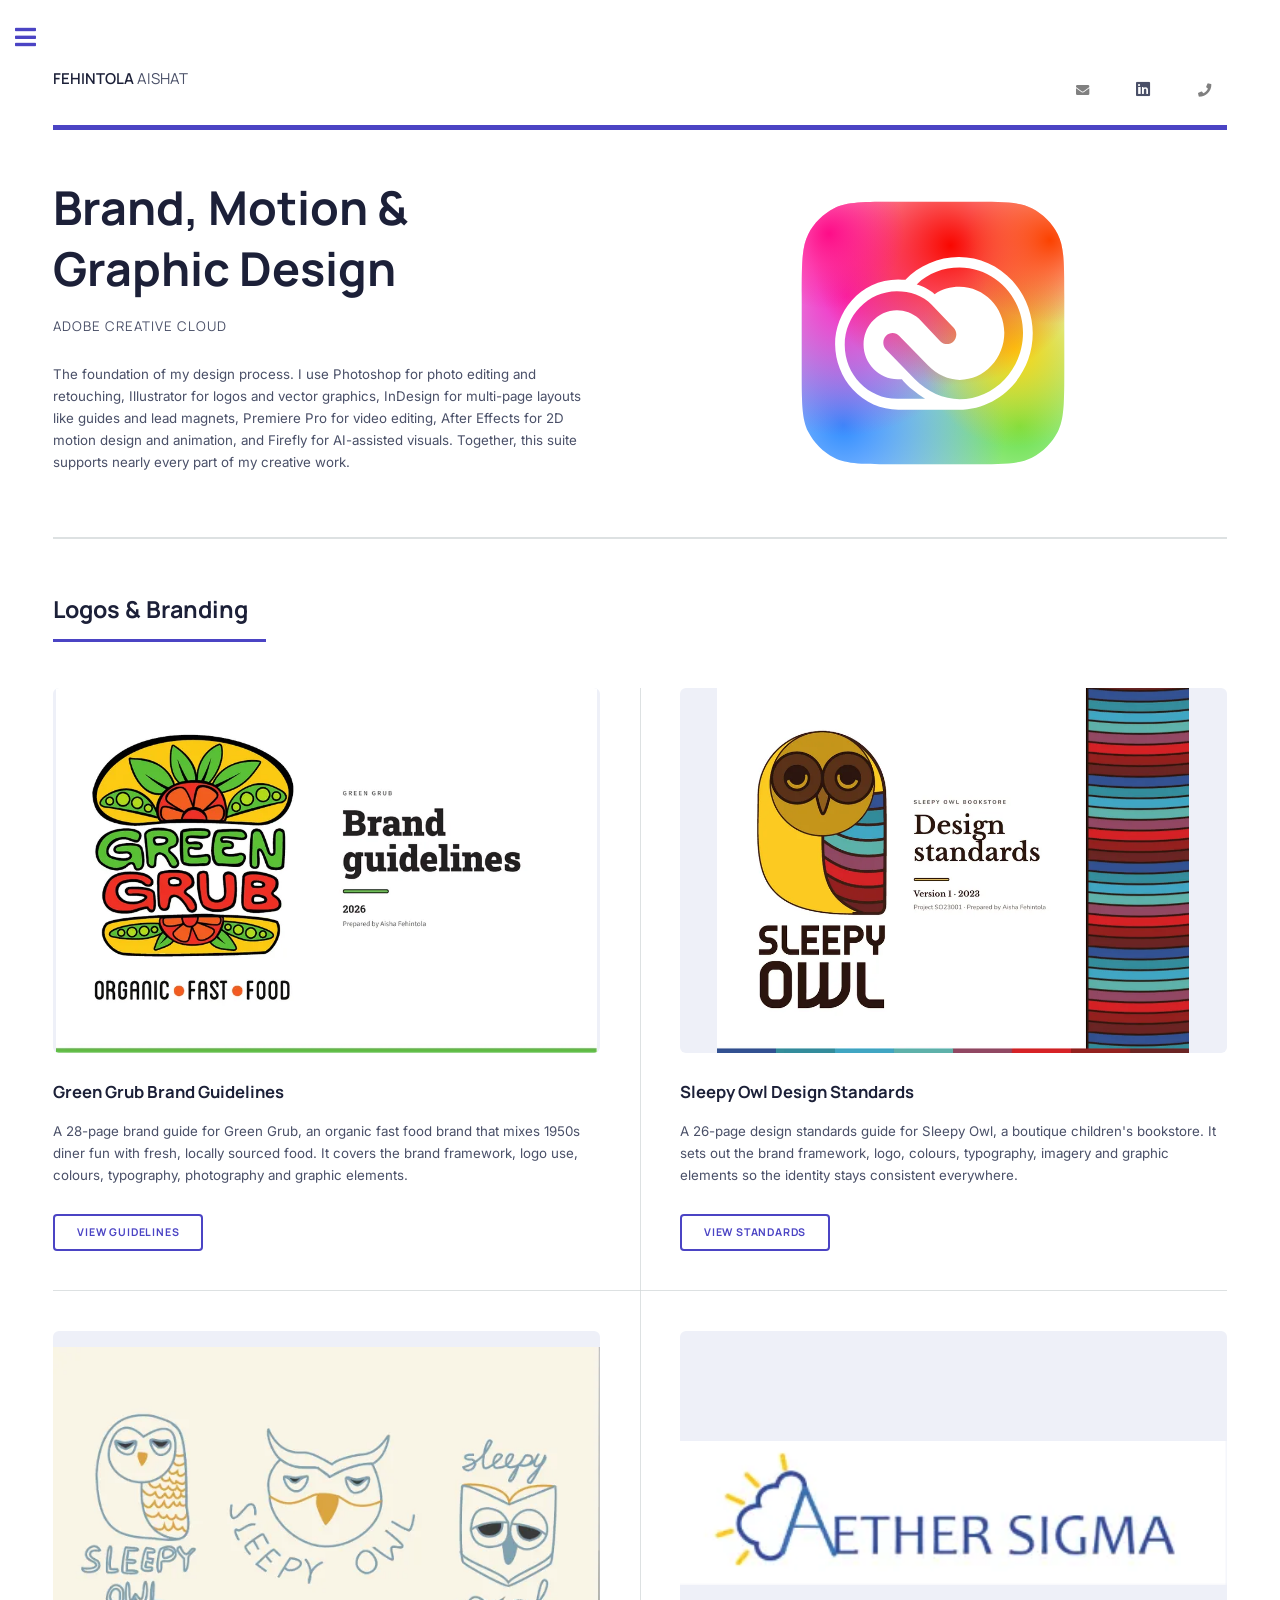
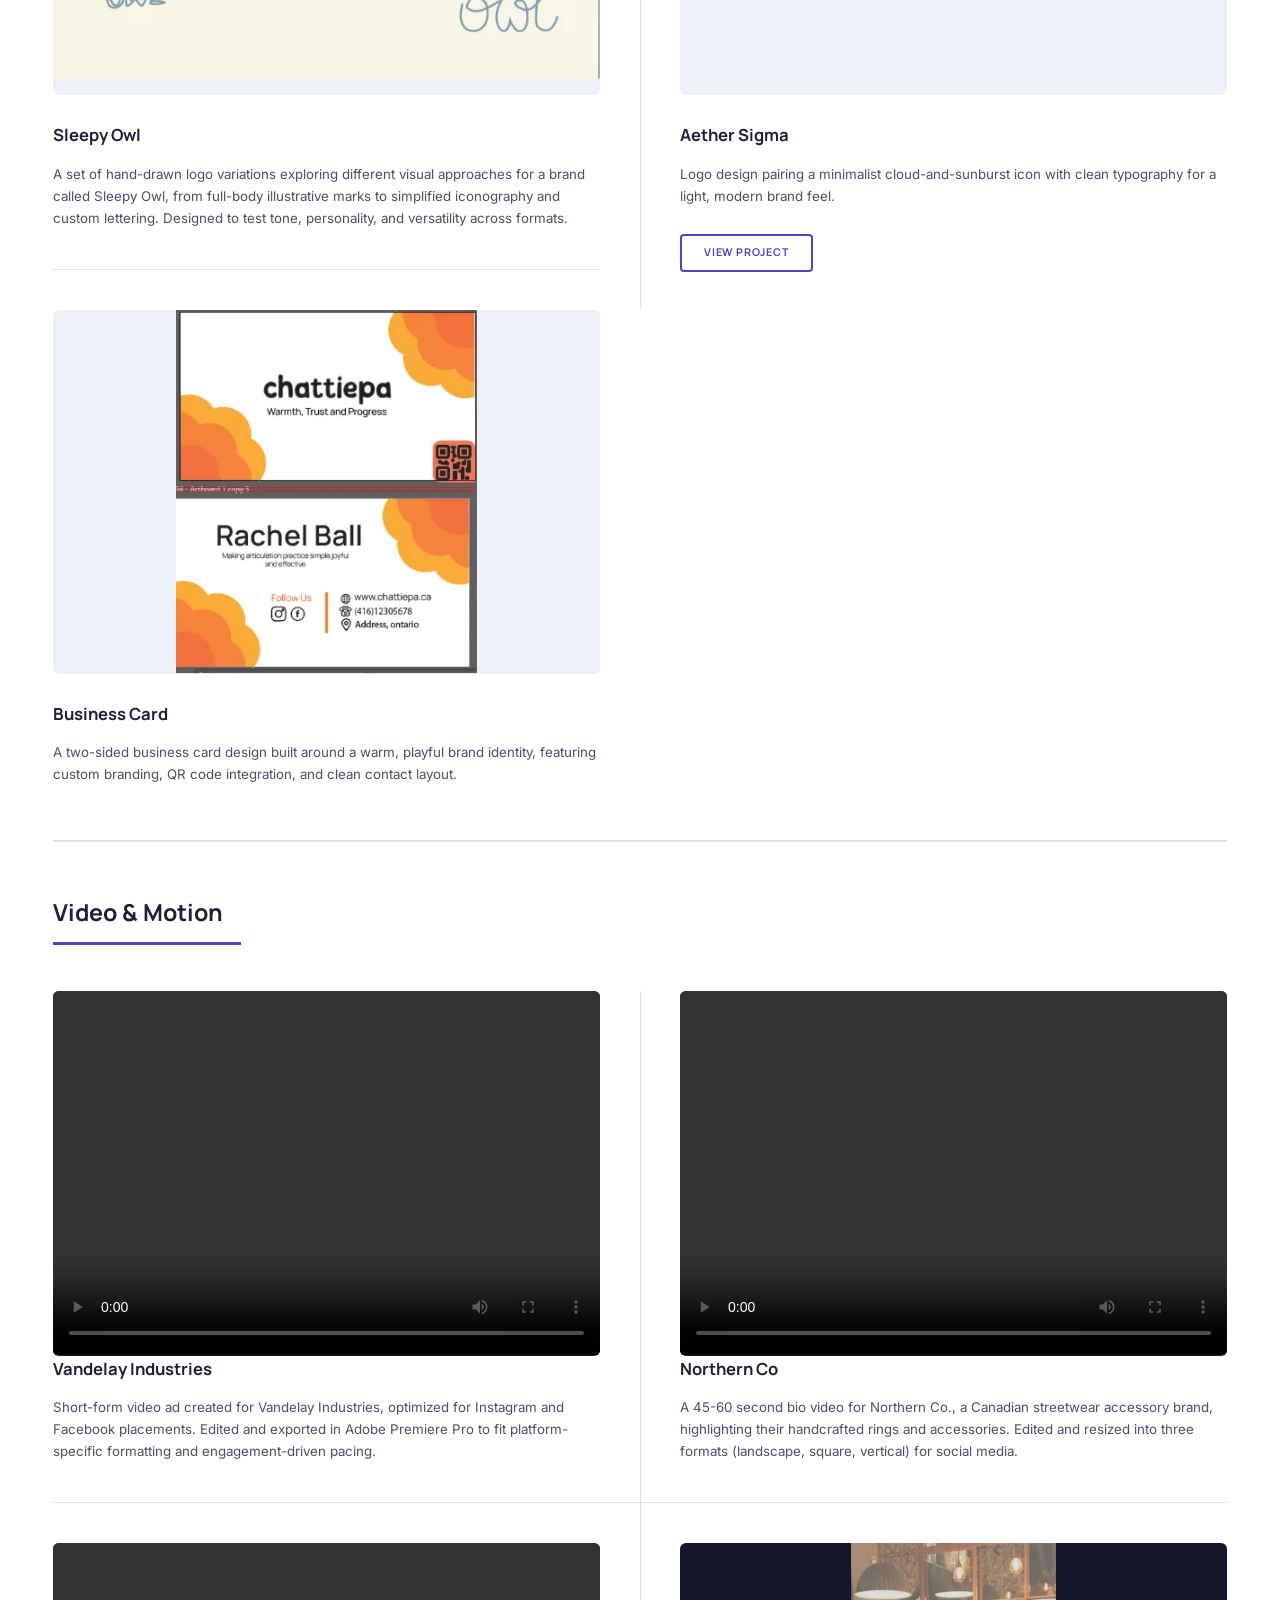
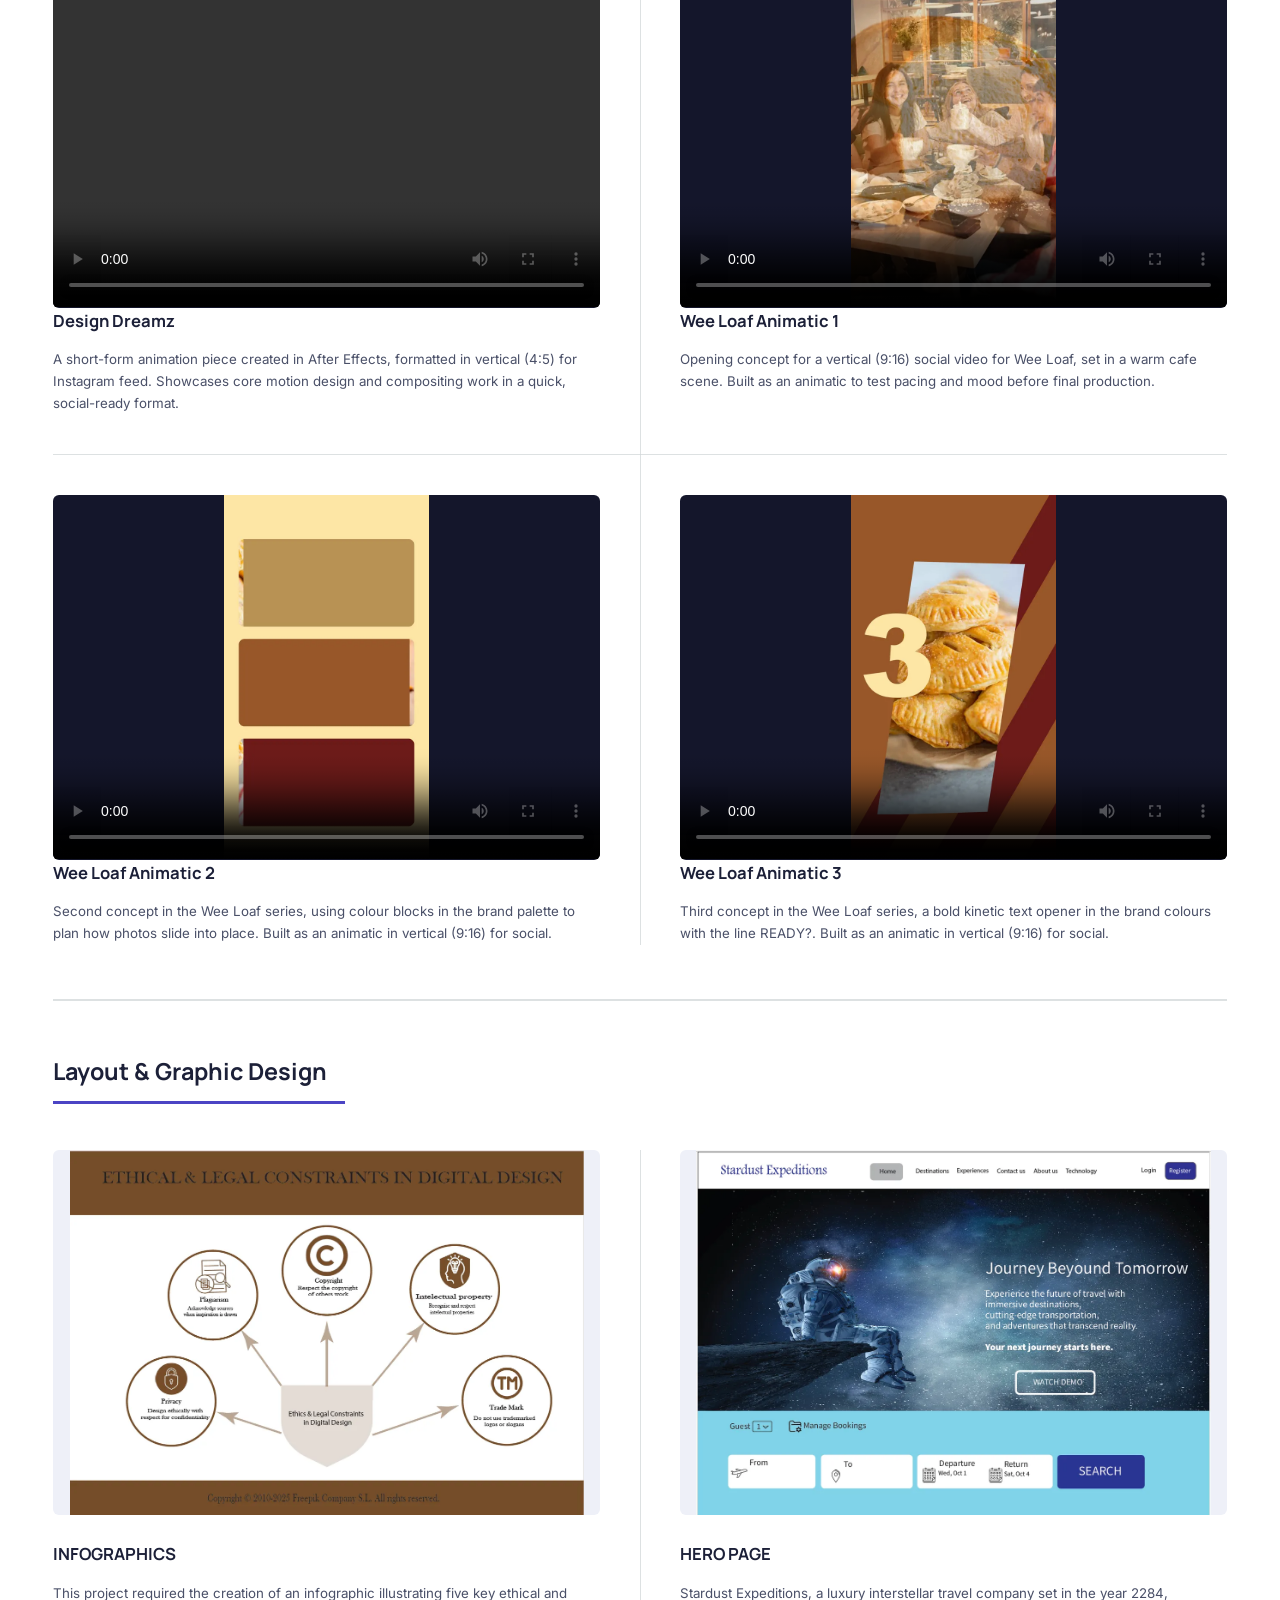
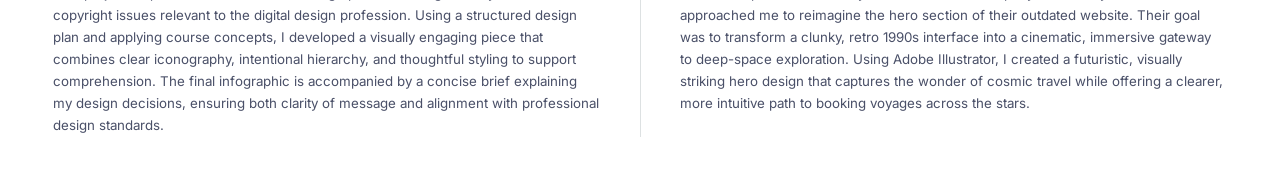
<file: illustrator.html>
<!DOCTYPE HTML>


<html lang="en">
	<head>
		<link rel="canonical" href="https://isha1012.github.io/A-portfolio/illustrator.html" />
		<title>Adobe Creative Cloud Projects | Fehintola Aishat</title>
			<meta name="description" content="Logo, branding, infographic and motion design by Fehintola Aishat, created with Illustrator, Premiere Pro and After Effects." />
			<link rel="icon" href="favicon.svg" type="image/svg+xml" />
			<link rel="icon" href="favicon.png" sizes="192x192" type="image/png" />
			<link rel="apple-touch-icon" href="favicon.png" />
			<meta property="og:type" content="website" />
			<meta property="og:title" content="Adobe Creative Cloud Projects | Fehintola Aishat" />
			<meta property="og:description" content="Logo, branding, infographic and motion design by Fehintola Aishat, created with Illustrator, Premiere Pro and After Effects." />
			<meta property="og:url" content="https://isha1012.github.io/A-portfolio/illustrator.html" />
			<meta property="og:image" content="https://isha1012.github.io/A-portfolio/images/og-image.png" />
			<meta name="twitter:card" content="summary_large_image" />
		<meta charset="utf-8" />
		<meta name="viewport" content="width=device-width, initial-scale=1" />
		<link rel="stylesheet" href="assets/css/main.css" />
		<style>
			/* identity: one accent, navy ink, Manrope headings, Inter text */
			body, input, select, textarea { color: #4a5068; }
			a.button, .button { color: #4b44c4 !important; box-shadow: inset 0 0 0 2px #4b44c4 !important; }
			a.button:hover, .button:hover { background-color: rgba(75, 68, 196, 0.08) !important; }
			a.button.primary, .button.primary { background-color: #4b44c4 !important; color: #ffffff !important; box-shadow: none !important; }
			a.button.primary:hover, .button.primary:hover { background-color: #3b35a8 !important; }
			#header ul.icons li a { display: inline-block; min-width: 44px; min-height: 44px; line-height: 44px; text-align: center; border-bottom: 0; }
			video { max-width: 100%; height: auto; }

			/* project cards: every thumbnail shares one 3:2 frame */
			.posts article .image, .posts article .video { display: block; width: 100%; aspect-ratio: 3 / 2; background: #eef0f8; border-radius: 6px; overflow: hidden; }
			.posts article .video { background: #14162b; }
			.posts article .image img { display: block; width: 100%; height: 100%; object-fit: contain; background: transparent; }
			.posts article .video video { width: 100%; height: 100%; max-width: none; object-fit: contain; }

			#banner .image.object img { height: 300px !important; width: 100%; object-fit: contain !important; background-color: #ffffff !important; }

		</style>
	</head>
	<body class="is-preload">

		<!-- Wrapper -->
			<div id="wrapper">

				<!-- Main -->
					<div id="main">
						<div class="inner">

							<!-- Header -->
								<header id="header">
									<a href="index.html" class="logo"><strong>FEHINTOLA </strong> AISHAT</a>
									<ul class="icons">
										<!-- <li><a href="#" class="icon brands fa-twitter"><span class="label">Twitter</span></a></li> -->
										<li><a href="mailto:fehintolaaisha@gmail.com"><i class="fas fa-envelope" style="color:gray;"></i></a></li>
										<li><a href="https://www.linkedin.com/in/aisha-fehintola-208821273" class="icon brands fa-linkedin" target="_blank" rel="noopener"><span class="label">linkedin</span></a></li>
										<li> <a href="tel:+13685990811"><i class="fas fa-phone" style="color:gray;" ></i></a></li>
										<!-- <li><a href="#" class="icon brands fa-medium-m"><span class="label">Medium</span></a></li> -->
									</ul>
								</header>

							<!-- Banner -->
								<section id="banner">
									<div class="content">
										<header>
											<h1>Brand, Motion &amp; Graphic Design<br />
											</h1>
											<p> Adobe Creative Cloud</p>
										</header>
										<p> The foundation of my design process. I use Photoshop for photo editing and retouching, Illustrator for logos and vector graphics, InDesign for multi-page layouts like guides and lead magnets, Premiere Pro for video editing, After Effects for 2D motion design and animation, and Firefly for AI-assisted visuals. Together, this suite supports nearly every part of my creative work.</p>
									
									</div>
									<span class="image object">
										<img src="images/adobe-creative-cloud.svg"  alt="Adobe Creative Cloud logo" />
									</span>
								</section>

								<section>
									<header class="major">
										<h2>Logos &amp; Branding</h2>
									</header>
									<div class="posts">
										<article>
											<a href="docs/GreenGrub-Brand-Guidelines.pdf" class="image" target="_blank" rel="noopener"><img loading="lazy" src="images/greengrub-guidelines.webp" alt="Green Grub brand guidelines cover with the burger logo" /></a>
											<h3>Green Grub Brand Guidelines</h3>
											<p>A 28-page brand guide for Green Grub, an organic fast food brand that mixes 1950s diner fun with fresh, locally sourced food. It covers the brand framework, logo use, colours, typography, photography and graphic elements.</p>
											<ul class="actions">
												<li><a href="docs/GreenGrub-Brand-Guidelines.pdf" class="button" target="_blank" rel="noopener">VIEW GUIDELINES</a></li>
											</ul>
										</article>
										<article>
											<a href="docs/SleepyOwl-Design-Standards.pdf" class="image" target="_blank" rel="noopener"><img loading="lazy" src="images/sleepyowl-guidelines.webp" alt="Sleepy Owl design standards cover with the owl logo and striped book spines" /></a>
											<h3>Sleepy Owl Design Standards</h3>
											<p>A 26-page design standards guide for Sleepy Owl, a boutique children's bookstore. It sets out the brand framework, logo, colours, typography, imagery and graphic elements so the identity stays consistent everywhere.</p>
											<ul class="actions">
												<li><a href="docs/SleepyOwl-Design-Standards.pdf" class="button" target="_blank" rel="noopener">VIEW STANDARDS</a></li>
											</ul>
										</article>
										<article>
											<span class="image"><img loading="lazy" src="images/sleepy owl.webp" alt="Sleepy Owl logo variations" /></span>
											<h3>Sleepy Owl</h3>
											<p> A set of hand-drawn logo variations exploring different visual approaches for a brand called Sleepy Owl, from full-body illustrative marks to simplified iconography and custom lettering. Designed to test tone, personality, and versatility across formats.</p>
										</article>
										<article>
											<a href="https://www.figma.com/proto/m9DokyQNB8aOhkBanq8wT0/Untitled?node-id=2-177&t=a8Iqi0kj6AhfJAEj-1&scaling=min-zoom&content-scaling=fixed&page-id=0%3A1&starting-point-node-id=2%3A177" class="image" target="_blank" rel="noopener"><img loading="lazy" src="images/logo.webp" alt="Aether Sigma logo" /></a>
											<h3>Aether Sigma</h3>
											<p>Logo design pairing a minimalist cloud-and-sunburst icon with clean typography for a light, modern brand feel.</p>
											<ul class="actions">
											<li><a href="https://www.figma.com/proto/m9DokyQNB8aOhkBanq8wT0/Untitled?node-id=2-177&t=a8Iqi0kj6AhfJAEj-1&scaling=min-zoom&content-scaling=fixed&page-id=0%3A1&starting-point-node-id=2%3A177" class="button" target="_blank" rel="noopener">VIEW PROJECT</a></li>
											</ul>
										</article>
										<article>
											<span class="image"><img loading="lazy" src="images/business card.webp" alt="Two-sided business card design" /></span>
											<h3>Business Card</h3>
											<p>A two-sided business card design built around a warm, playful brand identity, featuring custom branding, QR code integration, and clean contact layout.</p>
										</article>
									</div>
								</section>

								<section>
									<header class="major">
										<h2>Video &amp; Motion</h2>
									</header>
									<div class="posts">
										<article>
											<div class="video"><video aria-label="Vandelay Industries video" src="video/vandelay industries.mp4" width="530" height="330" controls playsinline preload="metadata"></video></div>
											<h3>Vandelay Industries</h3>
											<p>Short-form video ad created for Vandelay Industries, optimized for Instagram and Facebook placements. Edited and exported in Adobe Premiere Pro to fit platform-specific formatting and engagement-driven pacing.</p>
										</article>
										<article>
											<div class="video"><video aria-label="Northern Co video" src="video/northern co.mp4" width="530" height="330" controls playsinline preload="metadata"></video></div>
											<h3>Northern Co</h3>
											<p>A 45-60 second bio video for Northern Co., a Canadian streetwear accessory brand, highlighting their handcrafted rings and accessories. Edited and resized into three formats (landscape, square, vertical) for social media.</p>
										</article>
										<article>
											<div class="video"><video aria-label="Design Dreamz video" src="video/Main Comps.mp4" width="530" height="330" controls playsinline preload="metadata"></video></div>
											<h3>Design Dreamz</h3>
											<p>A short-form animation piece created in After Effects, formatted in vertical (4:5) for Instagram feed. Showcases core motion design and compositing work in a quick, social-ready format.</p>
										</article>
										<article>
											<div class="video"><video aria-label="Wee Loaf Animatic 1 video" class="vertical" src="video/wee loaf animatic 1.mp4" poster="images/wee-loaf-1.webp" width="270" height="480" controls playsinline preload="metadata"></video></div>
											<h3>Wee Loaf Animatic 1</h3>
											<p>Opening concept for a vertical (9:16) social video for Wee Loaf, set in a warm cafe scene. Built as an animatic to test pacing and mood before final production.</p>
										</article>
										<article>
											<div class="video"><video aria-label="Wee Loaf Animatic 2 video" class="vertical" src="video/wee loaf animatic 2.mp4" poster="images/wee-loaf-2.webp" width="270" height="480" controls playsinline preload="metadata"></video></div>
											<h3>Wee Loaf Animatic 2</h3>
											<p>Second concept in the Wee Loaf series, using colour blocks in the brand palette to plan how photos slide into place. Built as an animatic in vertical (9:16) for social.</p>
										</article>
										<article>
											<div class="video"><video aria-label="Wee Loaf Animatic 3 video" class="vertical" src="video/wee loaf animatic 3.mp4" poster="images/wee-loaf-3.webp" width="270" height="480" controls playsinline preload="metadata"></video></div>
											<h3>Wee Loaf Animatic 3</h3>
											<p>Third concept in the Wee Loaf series, a bold kinetic text opener in the brand colours with the line READY?. Built as an animatic in vertical (9:16) for social.</p>
										</article>
									</div>
								</section>

								<section>
									<header class="major">
										<h2>Layout &amp; Graphic Design</h2>
									</header>
									<div class="posts">
										<article>
											<span class="image"><img loading="lazy" src="images/infographic.webp" alt="Infographic on five ethical and copyright issues in digital design" /></span>
											<h3>INFOGRAPHICS</h3>
											<p>This project required the creation of an infographic illustrating five key ethical and copyright issues relevant to the digital design profession. Using a structured design plan and applying course concepts, I developed a visually engaging piece that combines clear iconography, intentional hierarchy, and thoughtful styling to support comprehension. The final infographic is accompanied by a concise brief explaining my design decisions, ensuring both clarity of message and alignment with professional design standards.</p>
										</article>
										<article>
											<span class="image"><img loading="lazy" src="images/heropage.webp" alt="Stardust Expeditions hero page design" /></span>
											<h3>HERO PAGE</h3>
											<p>Stardust Expeditions, a luxury interstellar travel company set in the year 2284, approached me to reimagine the hero section of their outdated website. Their goal was to transform a clunky, retro 1990s interface into a cinematic, immersive gateway to deep-space exploration. Using Adobe Illustrator, I created a futuristic, visually striking hero design that captures the wonder of cosmic travel while offering a clearer, more intuitive path to booking voyages across the stars.</p>
										</article>
									</div>
								</section>

						</div>
					</div>

				<!-- Sidebar -->
					<div id="sidebar">
						<div class="inner">

							<!-- Menu -->
								<nav id="menu">
									<header class="major">
										<h2>Menu</h2>
									</header>
									<ul>
										<li><a href="index.html">Homepage</a></li>
										<li><a href="generic.html">About </a></li>
										<li><a href="Fehintola-Aishat-Resume.pdf" target="_blank" rel="noopener">Resume</a></li>
										<!-- <li><a href="elements.html">Elements</a></li>
										<li>
											<span class="opener">Submenu</span>
											<ul>
												<li><a href="#">Lorem Dolor</a></li>
												<li><a href="#">Ipsum Adipiscing</a></li>
												<li><a href="#">Tempus Magna</a></li>
												<li><a href="#">Feugiat Veroeros</a></li>
											</ul>
										</li>
										<li><a href="#">Etiam Dolore</a></li>
										<li><a href="#">Adipiscing</a></li>
										<li>
											<span class="opener">Another Submenu</span>
											<ul>
												<li><a href="#">Lorem Dolor</a></li>
												<li><a href="#">Ipsum Adipiscing</a></li>
												<li><a href="#">Tempus Magna</a></li>
												<li><a href="#">Feugiat Veroeros</a></li>
											</ul>
										</li>
										<li><a href="#">Maximus Erat</a></li>
										<li><a href="#">Sapien Mauris</a></li>
										<li><a href="#">Amet Lacinia</a></li> -->
									</ul>
								</nav>

							<!-- Section -->
								<!-- <section>
									<header class="major">
										<h2>Ante interdum</h2>
									</header>
									<div class="mini-posts">
										<article>
											<a href="#" class="image"><img loading="lazy" src="images/pic07.jpg" alt="" /></a>
											<p>Aenean ornare velit lacus, ac varius enim lorem ullamcorper dolore aliquam.</p>
										</article>
										<article>
											<a href="#" class="image"><img loading="lazy" src="images/pic08.jpg" alt="" /></a>
											<p>Aenean ornare velit lacus, ac varius enim lorem ullamcorper dolore aliquam.</p>
										</article>
										<article>
											<a href="#" class="image"><img loading="lazy" src="images/pic09.jpg" alt="" /></a>
											<p>Aenean ornare velit lacus, ac varius enim lorem ullamcorper dolore aliquam.</p>
										</article>
									</div>
									<ul class="actions">
										<li><a href="#" class="button">More</a></li>
									</ul>
								</section> -->

							<!-- Section -->
								<section>
									<header class="major">
										<h2>Get in touch</h2>
									</header>
									<!-- <p>Sed varius enim lorem ullamcorper dolore aliquam aenean ornare velit lacus, ac varius enim lorem ullamcorper dolore. Proin sed aliquam facilisis ante interdum. Sed nulla amet lorem feugiat tempus aliquam.</p> -->
									<ul class="contact">
										<li class="icon solid fa-envelope"><a href="mailto:fehintolaaisha@gmail.com">fehintolaaisha@gmail.com</a></li>
										<li class="icon solid fa-phone">(368) 599-0811</li>
										<!-- <li class="icon solid fa-home">1234 Somewhere Road #8254<br />
										Nashville, TN 00000-0000</li> -->
									</ul>
								</section>

							<!-- Footer -->
								<footer id="footer">
									<p class="copyright">&copy; 2026 Fehintola Aishat. Template: <a href="https://html5up.net" target="_blank" rel="noopener">HTML5 UP</a>.</p>
								</footer>

						</div>
					</div>

			</div>

		<!-- Scripts -->
			<script src="assets/js/jquery.min.js"></script>
			<script src="assets/js/browser.min.js"></script>
			<script src="assets/js/breakpoints.min.js"></script>
			<script src="assets/js/util.js"></script>
			<script src="assets/js/main.js"></script>

	</body>
</html>
</file>
<file: assets/css/main.css>
@import url(fontawesome-all.min.css);
@import url("https://fonts.googleapis.com/css2?family=Inter:wght@400;600&family=Manrope:wght@700;800&display=swap");
/*
	Editorial by HTML5 UP
	html5up.net | @ajlkn
	Free for personal and commercial use under the CCA 3.0 license (html5up.net/license)
*/
html, body, div, span, applet, object,
iframe, h1, h2, h3, h4, h5, h6, p, blockquote,
pre, a, abbr, acronym, address, big, cite,
code, del, dfn, em, img, ins, kbd, q, s, samp,
small, strike, strong, sub, sup, tt, var, b,
u, i, center, dl, dt, dd, ol, ul, li, fieldset,
form, label, legend, table, caption, tbody,
tfoot, thead, tr, th, td, article, aside,
canvas, details, embed, figure, figcaption,
footer, header, hgroup, menu, nav, output, ruby,
section, summary, time, mark, audio, video {
  margin: 0;
  padding: 0;
  border: 0;
  font-size: 100%;
  font: inherit;
  vertical-align: baseline; }

article, aside, details, figcaption, figure,
footer, header, hgroup, menu, nav, section {
  display: block; }

body {
  line-height: 1; }

ol, ul {
  list-style: none; }

blockquote, q {
  quotes: none; }
  blockquote:before, blockquote:after, q:before, q:after {
    content: '';
    content: none; }

table {
  border-collapse: collapse;
  border-spacing: 0; }

body {
  -webkit-text-size-adjust: none; }

mark {
  background-color: transparent;
  color: inherit; }

input::-moz-focus-inner {
  border: 0;
  padding: 0; }

input, select, textarea {
  -moz-appearance: none;
  -webkit-appearance: none;
  -ms-appearance: none;
  appearance: none; }

/* Basic */
@-ms-viewport {
  width: device-width; }

body {
  -ms-overflow-style: scrollbar; }

@media screen and (max-width: 480px) {
  html, body {
    min-width: 320px; } }

html {
  box-sizing: border-box; }

*, *:before, *:after {
  box-sizing: inherit; }

body {
  background: #ffffff; }
  body.is-preload *, body.is-preload *:before, body.is-preload *:after, body.is-resizing *, body.is-resizing *:before, body.is-resizing *:after {
    -moz-animation: none !important;
    -webkit-animation: none !important;
    -ms-animation: none !important;
    animation: none !important;
    -moz-transition: none !important;
    -webkit-transition: none !important;
    -ms-transition: none !important;
    transition: none !important; }

/* Type */
body, input, select, textarea {
  color: #7f888f;
  font-family: "Inter", sans-serif;
  font-size: 13pt;
  font-weight: 400;
  line-height: 1.65; }
  @media screen and (max-width: 1680px) {
    body, input, select, textarea {
      font-size: 11pt; } }
  @media screen and (max-width: 1280px) {
    body, input, select, textarea {
      font-size: 10pt; } }
  @media screen and (max-width: 360px) {
    body, input, select, textarea {
      font-size: 9pt; } }

a {
  -moz-transition: color 0.2s ease-in-out, border-bottom-color 0.2s ease-in-out;
  -webkit-transition: color 0.2s ease-in-out, border-bottom-color 0.2s ease-in-out;
  -ms-transition: color 0.2s ease-in-out, border-bottom-color 0.2s ease-in-out;
  transition: color 0.2s ease-in-out, border-bottom-color 0.2s ease-in-out;
  border-bottom: dotted 1px;
  color: #4b44c4;
  text-decoration: none; }
  a:hover {
    border-bottom-color: #4b44c4;
    color: #4b44c4 !important; }
    a:hover strong {
      color: inherit; }

strong, b {
  color: #1c2038;
  font-weight: 600; }

em, i {
  font-style: italic; }

p {
  margin: 0 0 2em 0; }

h1, h2, h3, h4, h5, h6 {
  color: #1c2038;
  font-family: "Manrope", sans-serif;
  font-weight: 700;
  line-height: 1.5;
  margin: 0 0 1em 0; }
  h1 a, h2 a, h3 a, h4 a, h5 a, h6 a {
    color: inherit;
    text-decoration: none;
    border-bottom: 0; }

h1 {
  font-size: 4em;
  margin: 0 0 0.5em 0;
  line-height: 1.3; }

h2 {
  font-size: 1.75em; }

h3 {
  font-size: 1.25em; }

h4 {
  font-size: 1.1em; }

h5 {
  font-size: 0.9em; }

h6 {
  font-size: 0.7em; }

@media screen and (max-width: 1680px) {
  h1 {
    font-size: 3.5em; } }

@media screen and (max-width: 980px) {
  h1 {
    font-size: 3.25em; } }

@media screen and (max-width: 736px) {
  h1 {
    font-size: 2em;
    line-height: 1.4; }
  h2 {
    font-size: 1.5em; } }

sub {
  font-size: 0.8em;
  position: relative;
  top: 0.5em; }

sup {
  font-size: 0.8em;
  position: relative;
  top: -0.5em; }

blockquote {
  border-left: solid 3px rgba(210, 215, 217, 0.75);
  font-style: italic;
  margin: 0 0 2em 0;
  padding: 0.5em 0 0.5em 2em; }

code {
  background: rgba(230, 235, 237, 0.25);
  border-radius: 0.375em;
  border: solid 1px rgba(210, 215, 217, 0.75);
  font-family: "Courier New", monospace;
  font-size: 0.9em;
  margin: 0 0.25em;
  padding: 0.25em 0.65em; }

pre {
  -webkit-overflow-scrolling: touch;
  font-family: "Courier New", monospace;
  font-size: 0.9em;
  margin: 0 0 2em 0; }
  pre code {
    display: block;
    line-height: 1.75;
    padding: 1em 1.5em;
    overflow-x: auto; }

hr {
  border: 0;
  border-bottom: solid 1px rgba(210, 215, 217, 0.75);
  margin: 2em 0; }
  hr.major {
    margin: 3em 0; }

.align-left {
  text-align: left; }

.align-center {
  text-align: center; }

.align-right {
  text-align: right; }

/* Row */
.row {
  display: flex;
  flex-wrap: wrap;
  box-sizing: border-box;
  align-items: stretch; }
  .row > * {
    box-sizing: border-box; }
  .row.gtr-uniform > * > :last-child {
    margin-bottom: 0; }
  .row.aln-left {
    justify-content: flex-start; }
  .row.aln-center {
    justify-content: center; }
  .row.aln-right {
    justify-content: flex-end; }
  .row.aln-top {
    align-items: flex-start; }
  .row.aln-middle {
    align-items: center; }
  .row.aln-bottom {
    align-items: flex-end; }
  .row > .imp {
    order: -1; }
  .row > .col-1 {
    width: 8.33333%; }
  .row > .off-1 {
    margin-left: 8.33333%; }
  .row > .col-2 {
    width: 16.66667%; }
  .row > .off-2 {
    margin-left: 16.66667%; }
  .row > .col-3 {
    width: 25%; }
  .row > .off-3 {
    margin-left: 25%; }
  .row > .col-4 {
    width: 33.33333%; }
  .row > .off-4 {
    margin-left: 33.33333%; }
  .row > .col-5 {
    width: 41.66667%; }
  .row > .off-5 {
    margin-left: 41.66667%; }
  .row > .col-6 {
    width: 50%; }
  .row > .off-6 {
    margin-left: 50%; }
  .row > .col-7 {
    width: 58.33333%; }
  .row > .off-7 {
    margin-left: 58.33333%; }
  .row > .col-8 {
    width: 66.66667%; }
  .row > .off-8 {
    margin-left: 66.66667%; }
  .row > .col-9 {
    width: 75%; }
  .row > .off-9 {
    margin-left: 75%; }
  .row > .col-10 {
    width: 83.33333%; }
  .row > .off-10 {
    margin-left: 83.33333%; }
  .row > .col-11 {
    width: 91.66667%; }
  .row > .off-11 {
    margin-left: 91.66667%; }
  .row > .col-12 {
    width: 100%; }
  .row > .off-12 {
    margin-left: 100%; }
  .row.gtr-0 {
    margin-top: 0;
    margin-left: 0em; }
    .row.gtr-0 > * {
      padding: 0 0 0 0em; }
    .row.gtr-0.gtr-uniform {
      margin-top: 0em; }
      .row.gtr-0.gtr-uniform > * {
        padding-top: 0em; }
  .row.gtr-25 {
    margin-top: 0;
    margin-left: -0.375em; }
    .row.gtr-25 > * {
      padding: 0 0 0 0.375em; }
    .row.gtr-25.gtr-uniform {
      margin-top: -0.375em; }
      .row.gtr-25.gtr-uniform > * {
        padding-top: 0.375em; }
  .row.gtr-50 {
    margin-top: 0;
    margin-left: -0.75em; }
    .row.gtr-50 > * {
      padding: 0 0 0 0.75em; }
    .row.gtr-50.gtr-uniform {
      margin-top: -0.75em; }
      .row.gtr-50.gtr-uniform > * {
        padding-top: 0.75em; }
  .row {
    margin-top: 0;
    margin-left: -1.5em; }
    .row > * {
      padding: 0 0 0 1.5em; }
    .row.gtr-uniform {
      margin-top: -1.5em; }
      .row.gtr-uniform > * {
        padding-top: 1.5em; }
  .row.gtr-150 {
    margin-top: 0;
    margin-left: -2.25em; }
    .row.gtr-150 > * {
      padding: 0 0 0 2.25em; }
    .row.gtr-150.gtr-uniform {
      margin-top: -2.25em; }
      .row.gtr-150.gtr-uniform > * {
        padding-top: 2.25em; }
  .row.gtr-200 {
    margin-top: 0;
    margin-left: -3em; }
    .row.gtr-200 > * {
      padding: 0 0 0 3em; }
    .row.gtr-200.gtr-uniform {
      margin-top: -3em; }
      .row.gtr-200.gtr-uniform > * {
        padding-top: 3em; }
  @media screen and (max-width: 1680px) {
    .row {
      display: flex;
      flex-wrap: wrap;
      box-sizing: border-box;
      align-items: stretch; }
      .row > * {
        box-sizing: border-box; }
      .row.gtr-uniform > * > :last-child {
        margin-bottom: 0; }
      .row.aln-left {
        justify-content: flex-start; }
      .row.aln-center {
        justify-content: center; }
      .row.aln-right {
        justify-content: flex-end; }
      .row.aln-top {
        align-items: flex-start; }
      .row.aln-middle {
        align-items: center; }
      .row.aln-bottom {
        align-items: flex-end; }
      .row > .imp-xlarge {
        order: -1; }
      .row > .col-1-xlarge {
        width: 8.33333%; }
      .row > .off-1-xlarge {
        margin-left: 8.33333%; }
      .row > .col-2-xlarge {
        width: 16.66667%; }
      .row > .off-2-xlarge {
        margin-left: 16.66667%; }
      .row > .col-3-xlarge {
        width: 25%; }
      .row > .off-3-xlarge {
        margin-left: 25%; }
      .row > .col-4-xlarge {
        width: 33.33333%; }
      .row > .off-4-xlarge {
        margin-left: 33.33333%; }
      .row > .col-5-xlarge {
        width: 41.66667%; }
      .row > .off-5-xlarge {
        margin-left: 41.66667%; }
      .row > .col-6-xlarge {
        width: 50%; }
      .row > .off-6-xlarge {
        margin-left: 50%; }
      .row > .col-7-xlarge {
        width: 58.33333%; }
      .row > .off-7-xlarge {
        margin-left: 58.33333%; }
      .row > .col-8-xlarge {
        width: 66.66667%; }
      .row > .off-8-xlarge {
        margin-left: 66.66667%; }
      .row > .col-9-xlarge {
        width: 75%; }
      .row > .off-9-xlarge {
        margin-left: 75%; }
      .row > .col-10-xlarge {
        width: 83.33333%; }
      .row > .off-10-xlarge {
        margin-left: 83.33333%; }
      .row > .col-11-xlarge {
        width: 91.66667%; }
      .row > .off-11-xlarge {
        margin-left: 91.66667%; }
      .row > .col-12-xlarge {
        width: 100%; }
      .row > .off-12-xlarge {
        margin-left: 100%; }
      .row.gtr-0 {
        margin-top: 0;
        margin-left: 0em; }
        .row.gtr-0 > * {
          padding: 0 0 0 0em; }
        .row.gtr-0.gtr-uniform {
          margin-top: 0em; }
          .row.gtr-0.gtr-uniform > * {
            padding-top: 0em; }
      .row.gtr-25 {
        margin-top: 0;
        margin-left: -0.375em; }
        .row.gtr-25 > * {
          padding: 0 0 0 0.375em; }
        .row.gtr-25.gtr-uniform {
          margin-top: -0.375em; }
          .row.gtr-25.gtr-uniform > * {
            padding-top: 0.375em; }
      .row.gtr-50 {
        margin-top: 0;
        margin-left: -0.75em; }
        .row.gtr-50 > * {
          padding: 0 0 0 0.75em; }
        .row.gtr-50.gtr-uniform {
          margin-top: -0.75em; }
          .row.gtr-50.gtr-uniform > * {
            padding-top: 0.75em; }
      .row {
        margin-top: 0;
        margin-left: -1.5em; }
        .row > * {
          padding: 0 0 0 1.5em; }
        .row.gtr-uniform {
          margin-top: -1.5em; }
          .row.gtr-uniform > * {
            padding-top: 1.5em; }
      .row.gtr-150 {
        margin-top: 0;
        margin-left: -2.25em; }
        .row.gtr-150 > * {
          padding: 0 0 0 2.25em; }
        .row.gtr-150.gtr-uniform {
          margin-top: -2.25em; }
          .row.gtr-150.gtr-uniform > * {
            padding-top: 2.25em; }
      .row.gtr-200 {
        margin-top: 0;
        margin-left: -3em; }
        .row.gtr-200 > * {
          padding: 0 0 0 3em; }
        .row.gtr-200.gtr-uniform {
          margin-top: -3em; }
          .row.gtr-200.gtr-uniform > * {
            padding-top: 3em; } }
  @media screen and (max-width: 1280px) {
    .row {
      display: flex;
      flex-wrap: wrap;
      box-sizing: border-box;
      align-items: stretch; }
      .row > * {
        box-sizing: border-box; }
      .row.gtr-uniform > * > :last-child {
        margin-bottom: 0; }
      .row.aln-left {
        justify-content: flex-start; }
      .row.aln-center {
        justify-content: center; }
      .row.aln-right {
        justify-content: flex-end; }
      .row.aln-top {
        align-items: flex-start; }
      .row.aln-middle {
        align-items: center; }
      .row.aln-bottom {
        align-items: flex-end; }
      .row > .imp-large {
        order: -1; }
      .row > .col-1-large {
        width: 8.33333%; }
      .row > .off-1-large {
        margin-left: 8.33333%; }
      .row > .col-2-large {
        width: 16.66667%; }
      .row > .off-2-large {
        margin-left: 16.66667%; }
      .row > .col-3-large {
        width: 25%; }
      .row > .off-3-large {
        margin-left: 25%; }
      .row > .col-4-large {
        width: 33.33333%; }
      .row > .off-4-large {
        margin-left: 33.33333%; }
      .row > .col-5-large {
        width: 41.66667%; }
      .row > .off-5-large {
        margin-left: 41.66667%; }
      .row > .col-6-large {
        width: 50%; }
      .row > .off-6-large {
        margin-left: 50%; }
      .row > .col-7-large {
        width: 58.33333%; }
      .row > .off-7-large {
        margin-left: 58.33333%; }
      .row > .col-8-large {
        width: 66.66667%; }
      .row > .off-8-large {
        margin-left: 66.66667%; }
      .row > .col-9-large {
        width: 75%; }
      .row > .off-9-large {
        margin-left: 75%; }
      .row > .col-10-large {
        width: 83.33333%; }
      .row > .off-10-large {
        margin-left: 83.33333%; }
      .row > .col-11-large {
        width: 91.66667%; }
      .row > .off-11-large {
        margin-left: 91.66667%; }
      .row > .col-12-large {
        width: 100%; }
      .row > .off-12-large {
        margin-left: 100%; }
      .row.gtr-0 {
        margin-top: 0;
        margin-left: 0em; }
        .row.gtr-0 > * {
          padding: 0 0 0 0em; }
        .row.gtr-0.gtr-uniform {
          margin-top: 0em; }
          .row.gtr-0.gtr-uniform > * {
            padding-top: 0em; }
      .row.gtr-25 {
        margin-top: 0;
        margin-left: -0.375em; }
        .row.gtr-25 > * {
          padding: 0 0 0 0.375em; }
        .row.gtr-25.gtr-uniform {
          margin-top: -0.375em; }
          .row.gtr-25.gtr-uniform > * {
            padding-top: 0.375em; }
      .row.gtr-50 {
        margin-top: 0;
        margin-left: -0.75em; }
        .row.gtr-50 > * {
          padding: 0 0 0 0.75em; }
        .row.gtr-50.gtr-uniform {
          margin-top: -0.75em; }
          .row.gtr-50.gtr-uniform > * {
            padding-top: 0.75em; }
      .row {
        margin-top: 0;
        margin-left: -1.5em; }
        .row > * {
          padding: 0 0 0 1.5em; }
        .row.gtr-uniform {
          margin-top: -1.5em; }
          .row.gtr-uniform > * {
            padding-top: 1.5em; }
      .row.gtr-150 {
        margin-top: 0;
        margin-left: -2.25em; }
        .row.gtr-150 > * {
          padding: 0 0 0 2.25em; }
        .row.gtr-150.gtr-uniform {
          margin-top: -2.25em; }
          .row.gtr-150.gtr-uniform > * {
            padding-top: 2.25em; }
      .row.gtr-200 {
        margin-top: 0;
        margin-left: -3em; }
        .row.gtr-200 > * {
          padding: 0 0 0 3em; }
        .row.gtr-200.gtr-uniform {
          margin-top: -3em; }
          .row.gtr-200.gtr-uniform > * {
            padding-top: 3em; } }
  @media screen and (max-width: 980px) {
    .row {
      display: flex;
      flex-wrap: wrap;
      box-sizing: border-box;
      align-items: stretch; }
      .row > * {
        box-sizing: border-box; }
      .row.gtr-uniform > * > :last-child {
        margin-bottom: 0; }
      .row.aln-left {
        justify-content: flex-start; }
      .row.aln-center {
        justify-content: center; }
      .row.aln-right {
        justify-content: flex-end; }
      .row.aln-top {
        align-items: flex-start; }
      .row.aln-middle {
        align-items: center; }
      .row.aln-bottom {
        align-items: flex-end; }
      .row > .imp-medium {
        order: -1; }
      .row > .col-1-medium {
        width: 8.33333%; }
      .row > .off-1-medium {
        margin-left: 8.33333%; }
      .row > .col-2-medium {
        width: 16.66667%; }
      .row > .off-2-medium {
        margin-left: 16.66667%; }
      .row > .col-3-medium {
        width: 25%; }
      .row > .off-3-medium {
        margin-left: 25%; }
      .row > .col-4-medium {
        width: 33.33333%; }
      .row > .off-4-medium {
        margin-left: 33.33333%; }
      .row > .col-5-medium {
        width: 41.66667%; }
      .row > .off-5-medium {
        margin-left: 41.66667%; }
      .row > .col-6-medium {
        width: 50%; }
      .row > .off-6-medium {
        margin-left: 50%; }
      .row > .col-7-medium {
        width: 58.33333%; }
      .row > .off-7-medium {
        margin-left: 58.33333%; }
      .row > .col-8-medium {
        width: 66.66667%; }
      .row > .off-8-medium {
        margin-left: 66.66667%; }
      .row > .col-9-medium {
        width: 75%; }
      .row > .off-9-medium {
        margin-left: 75%; }
      .row > .col-10-medium {
        width: 83.33333%; }
      .row > .off-10-medium {
        margin-left: 83.33333%; }
      .row > .col-11-medium {
        width: 91.66667%; }
      .row > .off-11-medium {
        margin-left: 91.66667%; }
      .row > .col-12-medium {
        width: 100%; }
      .row > .off-12-medium {
        margin-left: 100%; }
      .row.gtr-0 {
        margin-top: 0;
        margin-left: 0em; }
        .row.gtr-0 > * {
          padding: 0 0 0 0em; }
        .row.gtr-0.gtr-uniform {
          margin-top: 0em; }
          .row.gtr-0.gtr-uniform > * {
            padding-top: 0em; }
      .row.gtr-25 {
        margin-top: 0;
        margin-left: -0.375em; }
        .row.gtr-25 > * {
          padding: 0 0 0 0.375em; }
        .row.gtr-25.gtr-uniform {
          margin-top: -0.375em; }
          .row.gtr-25.gtr-uniform > * {
            padding-top: 0.375em; }
      .row.gtr-50 {
        margin-top: 0;
        margin-left: -0.75em; }
        .row.gtr-50 > * {
          padding: 0 0 0 0.75em; }
        .row.gtr-50.gtr-uniform {
          margin-top: -0.75em; }
          .row.gtr-50.gtr-uniform > * {
            padding-top: 0.75em; }
      .row {
        margin-top: 0;
        margin-left: -1.5em; }
        .row > * {
          padding: 0 0 0 1.5em; }
        .row.gtr-uniform {
          margin-top: -1.5em; }
          .row.gtr-uniform > * {
            padding-top: 1.5em; }
      .row.gtr-150 {
        margin-top: 0;
        margin-left: -2.25em; }
        .row.gtr-150 > * {
          padding: 0 0 0 2.25em; }
        .row.gtr-150.gtr-uniform {
          margin-top: -2.25em; }
          .row.gtr-150.gtr-uniform > * {
            padding-top: 2.25em; }
      .row.gtr-200 {
        margin-top: 0;
        margin-left: -3em; }
        .row.gtr-200 > * {
          padding: 0 0 0 3em; }
        .row.gtr-200.gtr-uniform {
          margin-top: -3em; }
          .row.gtr-200.gtr-uniform > * {
            padding-top: 3em; } }
  @media screen and (max-width: 736px) {
    .row {
      display: flex;
      flex-wrap: wrap;
      box-sizing: border-box;
      align-items: stretch; }
      .row > * {
        box-sizing: border-box; }
      .row.gtr-uniform > * > :last-child {
        margin-bottom: 0; }
      .row.aln-left {
        justify-content: flex-start; }
      .row.aln-center {
        justify-content: center; }
      .row.aln-right {
        justify-content: flex-end; }
      .row.aln-top {
        align-items: flex-start; }
      .row.aln-middle {
        align-items: center; }
      .row.aln-bottom {
        align-items: flex-end; }
      .row > .imp-small {
        order: -1; }
      .row > .col-1-small {
        width: 8.33333%; }
      .row > .off-1-small {
        margin-left: 8.33333%; }
      .row > .col-2-small {
        width: 16.66667%; }
      .row > .off-2-small {
        margin-left: 16.66667%; }
      .row > .col-3-small {
        width: 25%; }
      .row > .off-3-small {
        margin-left: 25%; }
      .row > .col-4-small {
        width: 33.33333%; }
      .row > .off-4-small {
        margin-left: 33.33333%; }
      .row > .col-5-small {
        width: 41.66667%; }
      .row > .off-5-small {
        margin-left: 41.66667%; }
      .row > .col-6-small {
        width: 50%; }
      .row > .off-6-small {
        margin-left: 50%; }
      .row > .col-7-small {
        width: 58.33333%; }
      .row > .off-7-small {
        margin-left: 58.33333%; }
      .row > .col-8-small {
        width: 66.66667%; }
      .row > .off-8-small {
        margin-left: 66.66667%; }
      .row > .col-9-small {
        width: 75%; }
      .row > .off-9-small {
        margin-left: 75%; }
      .row > .col-10-small {
        width: 83.33333%; }
      .row > .off-10-small {
        margin-left: 83.33333%; }
      .row > .col-11-small {
        width: 91.66667%; }
      .row > .off-11-small {
        margin-left: 91.66667%; }
      .row > .col-12-small {
        width: 100%; }
      .row > .off-12-small {
        margin-left: 100%; }
      .row.gtr-0 {
        margin-top: 0;
        margin-left: 0em; }
        .row.gtr-0 > * {
          padding: 0 0 0 0em; }
        .row.gtr-0.gtr-uniform {
          margin-top: 0em; }
          .row.gtr-0.gtr-uniform > * {
            padding-top: 0em; }
      .row.gtr-25 {
        margin-top: 0;
        margin-left: -0.375em; }
        .row.gtr-25 > * {
          padding: 0 0 0 0.375em; }
        .row.gtr-25.gtr-uniform {
          margin-top: -0.375em; }
          .row.gtr-25.gtr-uniform > * {
            padding-top: 0.375em; }
      .row.gtr-50 {
        margin-top: 0;
        margin-left: -0.75em; }
        .row.gtr-50 > * {
          padding: 0 0 0 0.75em; }
        .row.gtr-50.gtr-uniform {
          margin-top: -0.75em; }
          .row.gtr-50.gtr-uniform > * {
            padding-top: 0.75em; }
      .row {
        margin-top: 0;
        margin-left: -1.5em; }
        .row > * {
          padding: 0 0 0 1.5em; }
        .row.gtr-uniform {
          margin-top: -1.5em; }
          .row.gtr-uniform > * {
            padding-top: 1.5em; }
      .row.gtr-150 {
        margin-top: 0;
        margin-left: -2.25em; }
        .row.gtr-150 > * {
          padding: 0 0 0 2.25em; }
        .row.gtr-150.gtr-uniform {
          margin-top: -2.25em; }
          .row.gtr-150.gtr-uniform > * {
            padding-top: 2.25em; }
      .row.gtr-200 {
        margin-top: 0;
        margin-left: -3em; }
        .row.gtr-200 > * {
          padding: 0 0 0 3em; }
        .row.gtr-200.gtr-uniform {
          margin-top: -3em; }
          .row.gtr-200.gtr-uniform > * {
            padding-top: 3em; } }
  @media screen and (max-width: 480px) {
    .row {
      display: flex;
      flex-wrap: wrap;
      box-sizing: border-box;
      align-items: stretch; }
      .row > * {
        box-sizing: border-box; }
      .row.gtr-uniform > * > :last-child {
        margin-bottom: 0; }
      .row.aln-left {
        justify-content: flex-start; }
      .row.aln-center {
        justify-content: center; }
      .row.aln-right {
        justify-content: flex-end; }
      .row.aln-top {
        align-items: flex-start; }
      .row.aln-middle {
        align-items: center; }
      .row.aln-bottom {
        align-items: flex-end; }
      .row > .imp-xsmall {
        order: -1; }
      .row > .col-1-xsmall {
        width: 8.33333%; }
      .row > .off-1-xsmall {
        margin-left: 8.33333%; }
      .row > .col-2-xsmall {
        width: 16.66667%; }
      .row > .off-2-xsmall {
        margin-left: 16.66667%; }
      .row > .col-3-xsmall {
        width: 25%; }
      .row > .off-3-xsmall {
        margin-left: 25%; }
      .row > .col-4-xsmall {
        width: 33.33333%; }
      .row > .off-4-xsmall {
        margin-left: 33.33333%; }
      .row > .col-5-xsmall {
        width: 41.66667%; }
      .row > .off-5-xsmall {
        margin-left: 41.66667%; }
      .row > .col-6-xsmall {
        width: 50%; }
      .row > .off-6-xsmall {
        margin-left: 50%; }
      .row > .col-7-xsmall {
        width: 58.33333%; }
      .row > .off-7-xsmall {
        margin-left: 58.33333%; }
      .row > .col-8-xsmall {
        width: 66.66667%; }
      .row > .off-8-xsmall {
        margin-left: 66.66667%; }
      .row > .col-9-xsmall {
        width: 75%; }
      .row > .off-9-xsmall {
        margin-left: 75%; }
      .row > .col-10-xsmall {
        width: 83.33333%; }
      .row > .off-10-xsmall {
        margin-left: 83.33333%; }
      .row > .col-11-xsmall {
        width: 91.66667%; }
      .row > .off-11-xsmall {
        margin-left: 91.66667%; }
      .row > .col-12-xsmall {
        width: 100%; }
      .row > .off-12-xsmall {
        margin-left: 100%; }
      .row.gtr-0 {
        margin-top: 0;
        margin-left: 0em; }
        .row.gtr-0 > * {
          padding: 0 0 0 0em; }
        .row.gtr-0.gtr-uniform {
          margin-top: 0em; }
          .row.gtr-0.gtr-uniform > * {
            padding-top: 0em; }
      .row.gtr-25 {
        margin-top: 0;
        margin-left: -0.375em; }
        .row.gtr-25 > * {
          padding: 0 0 0 0.375em; }
        .row.gtr-25.gtr-uniform {
          margin-top: -0.375em; }
          .row.gtr-25.gtr-uniform > * {
            padding-top: 0.375em; }
      .row.gtr-50 {
        margin-top: 0;
        margin-left: -0.75em; }
        .row.gtr-50 > * {
          padding: 0 0 0 0.75em; }
        .row.gtr-50.gtr-uniform {
          margin-top: -0.75em; }
          .row.gtr-50.gtr-uniform > * {
            padding-top: 0.75em; }
      .row {
        margin-top: 0;
        margin-left: -1.5em; }
        .row > * {
          padding: 0 0 0 1.5em; }
        .row.gtr-uniform {
          margin-top: -1.5em; }
          .row.gtr-uniform > * {
            padding-top: 1.5em; }
      .row.gtr-150 {
        margin-top: 0;
        margin-left: -2.25em; }
        .row.gtr-150 > * {
          padding: 0 0 0 2.25em; }
        .row.gtr-150.gtr-uniform {
          margin-top: -2.25em; }
          .row.gtr-150.gtr-uniform > * {
            padding-top: 2.25em; }
      .row.gtr-200 {
        margin-top: 0;
        margin-left: -3em; }
        .row.gtr-200 > * {
          padding: 0 0 0 3em; }
        .row.gtr-200.gtr-uniform {
          margin-top: -3em; }
          .row.gtr-200.gtr-uniform > * {
            padding-top: 3em; } }

/* Section/Article */
section.special, article.special {
  text-align: center; }

header p {
  font-family: "Manrope", sans-serif;
  font-size: 1em;
  font-weight: 400;
  letter-spacing: 0.075em;
  margin-top: -0.5em;
  text-transform: uppercase; }

header.major > :last-child {
  border-bottom: solid 3px #4b44c4;
  display: inline-block;
  margin: 0 0 2em 0;
  padding: 0 0.75em 0.5em 0; }

header.main > :last-child {
  margin: 0 0 1em 0; }

/* Form */
form {
  margin: 0 0 2em 0; }

label {
  color: #1c2038;
  display: block;
  font-size: 0.9em;
  font-weight: 600;
  margin: 0 0 1em 0; }

input[type="text"],
input[type="password"],
input[type="email"],
input[type="tel"],
input[type="search"],
input[type="url"],
select,
textarea {
  -moz-appearance: none;
  -webkit-appearance: none;
  -ms-appearance: none;
  appearance: none;
  background: #ffffff;
  border-radius: 0.375em;
  border: none;
  border: solid 1px rgba(210, 215, 217, 0.75);
  color: inherit;
  display: block;
  outline: 0;
  padding: 0 1em;
  text-decoration: none;
  width: 100%; }
  input[type="text"]:invalid,
  input[type="password"]:invalid,
  input[type="email"]:invalid,
  input[type="tel"]:invalid,
  input[type="search"]:invalid,
  input[type="url"]:invalid,
  select:invalid,
  textarea:invalid {
    box-shadow: none; }
  input[type="text"]:focus,
  input[type="password"]:focus,
  input[type="email"]:focus,
  input[type="tel"]:focus,
  input[type="search"]:focus,
  input[type="url"]:focus,
  select:focus,
  textarea:focus {
    border-color: #4b44c4;
    box-shadow: 0 0 0 1px #4b44c4; }

select {
  background-image: url("data:image/svg+xml;charset=utf8,%3Csvg xmlns='http://www.w3.org/2000/svg' width='40' height='40' preserveAspectRatio='none' viewBox='0 0 40 40'%3E%3Cpath d='M9.4,12.3l10.4,10.4l10.4-10.4c0.2-0.2,0.5-0.4,0.9-0.4c0.3,0,0.6,0.1,0.9,0.4l3.3,3.3c0.2,0.2,0.4,0.5,0.4,0.9 c0,0.4-0.1,0.6-0.4,0.9L20.7,31.9c-0.2,0.2-0.5,0.4-0.9,0.4c-0.3,0-0.6-0.1-0.9-0.4L4.3,17.3c-0.2-0.2-0.4-0.5-0.4-0.9 c0-0.4,0.1-0.6,0.4-0.9l3.3-3.3c0.2-0.2,0.5-0.4,0.9-0.4S9.1,12.1,9.4,12.3z' fill='rgba(210, 215, 217, 0.75)' /%3E%3C/svg%3E");
  background-size: 1.25em;
  background-repeat: no-repeat;
  background-position: calc(100% - 1em) center;
  height: 2.75em;
  padding-right: 2.75em;
  text-overflow: ellipsis; }
  select option {
    color: #1c2038;
    background: #ffffff; }
  select:focus::-ms-value {
    background-color: transparent; }
  select::-ms-expand {
    display: none; }

input[type="text"],
input[type="password"],
input[type="email"],
input[type="tel"],
input[type="search"],
input[type="url"],
select {
  height: 2.75em; }

textarea {
  padding: 0.75em 1em; }

input[type="checkbox"],
input[type="radio"] {
  -moz-appearance: none;
  -webkit-appearance: none;
  -ms-appearance: none;
  appearance: none;
  display: block;
  float: left;
  margin-right: -2em;
  opacity: 0;
  width: 1em;
  z-index: -1; }
  input[type="checkbox"] + label,
  input[type="radio"] + label {
    text-decoration: none;
    color: #7f888f;
    cursor: pointer;
    display: inline-block;
    font-size: 1em;
    font-weight: 400;
    padding-left: 2.4em;
    padding-right: 0.75em;
    position: relative; }
    input[type="checkbox"] + label:before,
    input[type="radio"] + label:before {
      -moz-osx-font-smoothing: grayscale;
      -webkit-font-smoothing: antialiased;
      display: inline-block;
      font-style: normal;
      font-variant: normal;
      text-rendering: auto;
      line-height: 1;
      text-transform: none !important;
      font-family: 'Font Awesome 5 Free';
      font-weight: 900; }
    input[type="checkbox"] + label:before,
    input[type="radio"] + label:before {
      background: #ffffff;
      border-radius: 0.375em;
      border: solid 1px rgba(210, 215, 217, 0.75);
      content: '';
      display: inline-block;
      font-size: 0.8em;
      height: 2.0625em;
      left: 0;
      line-height: 2.0625em;
      position: absolute;
      text-align: center;
      top: 0;
      width: 2.0625em; }
  input[type="checkbox"]:checked + label:before,
  input[type="radio"]:checked + label:before {
    background: #1c2038;
    border-color: #1c2038;
    color: #ffffff;
    content: '\f00c'; }
  input[type="checkbox"]:focus + label:before,
  input[type="radio"]:focus + label:before {
    border-color: #4b44c4;
    box-shadow: 0 0 0 1px #4b44c4; }

input[type="checkbox"] + label:before {
  border-radius: 0.375em; }

input[type="radio"] + label:before {
  border-radius: 100%; }

::-webkit-input-placeholder {
  color: #9fa3a6 !important;
  opacity: 1.0; }

:-moz-placeholder {
  color: #9fa3a6 !important;
  opacity: 1.0; }

::-moz-placeholder {
  color: #9fa3a6 !important;
  opacity: 1.0; }

:-ms-input-placeholder {
  color: #9fa3a6 !important;
  opacity: 1.0; }

/* Box */
.box {
  border-radius: 0.375em;
  border: solid 1px rgba(210, 215, 217, 0.75);
  margin-bottom: 2em;
  padding: 1.5em; }
  .box > :last-child,
  .box > :last-child > :last-child,
  .box > :last-child > :last-child > :last-child {
    margin-bottom: 0; }
  .box.alt {
    border: 0;
    border-radius: 0;
    padding: 0; }

/* Icon */
.icon {
  text-decoration: none;
  border-bottom: none;
  position: relative; }
  .icon:before {
    -moz-osx-font-smoothing: grayscale;
    -webkit-font-smoothing: antialiased;
    display: inline-block;
    font-style: normal;
    font-variant: normal;
    text-rendering: auto;
    line-height: 1;
    text-transform: none !important;
    font-family: 'Font Awesome 5 Free';
    font-weight: 400; }
  .icon > .label {
    display: none; }
  .icon:before {
    line-height: inherit; }
  .icon.solid:before {
    font-weight: 900; }
  .icon.brands:before {
    font-family: 'Font Awesome 5 Brands'; }

/* Image */
.image {
  border-radius: 0.375em;
  border: 0;
  display: inline-block;
  position: relative; }
  .image img {
    border-radius: 0.375em;
    display: block; }
  .image.left, .image.right {
    max-width: 40%; }
    .image.left img, .image.right img {
      width: 100%; }
  .image.left {
    float: left;
    padding: 0 1.5em 1em 0;
    top: 0.25em; }
  .image.right {
    float: right;
    padding: 0 0 1em 1.5em;
    top: 0.25em; }
  .image.fit {
    display: block;
    margin: 0 0 2em 0;
    width: 100%; }
    .image.fit img {
      width: 100%; }
  .image.main {
    display: block;
    margin: 0 0 3em 0;
    width: 100%; }
    .image.main img {
      width: 100%; }

a.image {
  overflow: hidden; }
  a.image img {
    -moz-transition: -moz-transform 0.2s ease;
    -webkit-transition: -webkit-transform 0.2s ease;
    -ms-transition: -ms-transform 0.2s ease;
    transition: transform 0.2s ease; }
  a.image:hover img {
    -moz-transform: scale(1.075);
    -webkit-transform: scale(1.075);
    -ms-transform: scale(1.075);
    transform: scale(1.075); }

/* List */
ol {
  list-style: decimal;
  margin: 0 0 2em 0;
  padding-left: 1.25em; }
  ol li {
    padding-left: 0.25em; }

ul {
  list-style: disc;
  margin: 0 0 2em 0;
  padding-left: 1em; }
  ul li {
    padding-left: 0.5em; }
  ul.alt {
    list-style: none;
    padding-left: 0; }
    ul.alt li {
      border-top: solid 1px rgba(210, 215, 217, 0.75);
      padding: 0.5em 0; }
      ul.alt li:first-child {
        border-top: 0;
        padding-top: 0; }

dl {
  margin: 0 0 2em 0; }
  dl dt {
    display: block;
    font-weight: 600;
    margin: 0 0 1em 0; }
  dl dd {
    margin-left: 2em; }

/* Actions */
ul.actions {
  display: -moz-flex;
  display: -webkit-flex;
  display: -ms-flex;
  display: flex;
  cursor: default;
  list-style: none;
  margin-left: -1em;
  padding-left: 0; }
  ul.actions li {
    padding: 0 0 0 1em;
    vertical-align: middle; }
  ul.actions.special {
    -moz-justify-content: center;
    -webkit-justify-content: center;
    -ms-justify-content: center;
    justify-content: center;
    width: 100%;
    margin-left: 0; }
    ul.actions.special li:first-child {
      padding-left: 0; }
  ul.actions.stacked {
    -moz-flex-direction: column;
    -webkit-flex-direction: column;
    -ms-flex-direction: column;
    flex-direction: column;
    margin-left: 0; }
    ul.actions.stacked li {
      padding: 1.3em 0 0 0; }
      ul.actions.stacked li:first-child {
        padding-top: 0; }
  ul.actions.fit {
    width: calc(100% + 1em); }
    ul.actions.fit li {
      -moz-flex-grow: 1;
      -webkit-flex-grow: 1;
      -ms-flex-grow: 1;
      flex-grow: 1;
      -moz-flex-shrink: 1;
      -webkit-flex-shrink: 1;
      -ms-flex-shrink: 1;
      flex-shrink: 1;
      width: 100%; }
      ul.actions.fit li > * {
        width: 100%; }
    ul.actions.fit.stacked {
      width: 100%; }

/* Icons */
ul.icons {
  cursor: default;
  list-style: none;
  padding-left: 0; }
  ul.icons li {
    display: inline-block;
    padding: 0 1em 0 0; }
    ul.icons li:last-child {
      padding-right: 0; }
    ul.icons li .icon {
      color: inherit; }
      ul.icons li .icon:before {
        font-size: 1.25em; }

/* Contact */
ul.contact {
  list-style: none;
  padding: 0; }
  ul.contact li {
    text-decoration: none;
    border-top: solid 1px rgba(210, 215, 217, 0.75);
    margin: 1.5em 0 0 0;
    padding: 1.5em 0 0 3em;
    position: relative; }
    ul.contact li:before {
      -moz-osx-font-smoothing: grayscale;
      -webkit-font-smoothing: antialiased;
      display: inline-block;
      font-style: normal;
      font-variant: normal;
      text-rendering: auto;
      line-height: 1;
      text-transform: none !important;
      font-family: 'Font Awesome 5 Free';
      font-weight: 400; }
    ul.contact li:before {
      color: #4b44c4;
      display: inline-block;
      font-size: 1.5em;
      height: 1.125em;
      left: 0;
      line-height: 1.125em;
      position: absolute;
      text-align: center;
      top: 1em;
      width: 1.5em; }
    ul.contact li:first-child {
      border-top: 0;
      margin-top: 0;
      padding-top: 0; }
      ul.contact li:first-child:before {
        top: 0; }
    ul.contact li a {
      color: inherit; }

/* Pagination */
ul.pagination {
  cursor: default;
  list-style: none;
  padding-left: 0; }
  ul.pagination li {
    display: inline-block;
    padding-left: 0;
    vertical-align: middle; }
    ul.pagination li > .page {
      -moz-transition: background-color 0.2s ease-in-out, color 0.2s ease-in-out;
      -webkit-transition: background-color 0.2s ease-in-out, color 0.2s ease-in-out;
      -ms-transition: background-color 0.2s ease-in-out, color 0.2s ease-in-out;
      transition: background-color 0.2s ease-in-out, color 0.2s ease-in-out;
      border-bottom: 0;
      border-radius: 0.375em;
      display: inline-block;
      font-size: 0.8em;
      font-weight: 600;
      height: 2em;
      line-height: 2em;
      margin: 0 0.125em;
      min-width: 2em;
      padding: 0 0.5em;
      text-align: center; }
      ul.pagination li > .page.active {
        background-color: #4b44c4;
        color: #ffffff !important; }
        ul.pagination li > .page.active:hover {
          background-color: #f67878; }
        ul.pagination li > .page.active:active {
          background-color: #f45c5c; }
    ul.pagination li:first-child {
      padding-right: 0.75em; }
    ul.pagination li:last-child {
      padding-left: 0.75em; }
  @media screen and (max-width: 480px) {
    ul.pagination li:nth-child(n+2):nth-last-child(n+2) {
      display: none; }
    ul.pagination li:first-child {
      padding-right: 0; } }

/* Table */
.table-wrapper {
  -webkit-overflow-scrolling: touch;
  overflow-x: auto; }

table {
  margin: 0 0 2em 0;
  width: 100%; }
  table tbody tr {
    border: solid 1px rgba(210, 215, 217, 0.75);
    border-left: 0;
    border-right: 0; }
    table tbody tr:nth-child(2n + 1) {
      background-color: rgba(230, 235, 237, 0.25); }
  table td {
    padding: 0.75em 0.75em; }
  table th {
    color: #1c2038;
    font-size: 0.9em;
    font-weight: 600;
    padding: 0 0.75em 0.75em 0.75em;
    text-align: left; }
  table thead {
    border-bottom: solid 2px rgba(210, 215, 217, 0.75); }
  table tfoot {
    border-top: solid 2px rgba(210, 215, 217, 0.75); }
  table.alt {
    border-collapse: separate; }
    table.alt tbody tr td {
      border: solid 1px rgba(210, 215, 217, 0.75);
      border-left-width: 0;
      border-top-width: 0; }
      table.alt tbody tr td:first-child {
        border-left-width: 1px; }
    table.alt tbody tr:first-child td {
      border-top-width: 1px; }
    table.alt thead {
      border-bottom: 0; }
    table.alt tfoot {
      border-top: 0; }

/* Button */
input[type="submit"],
input[type="reset"],
input[type="button"],
button,
.button {
  -moz-appearance: none;
  -webkit-appearance: none;
  -ms-appearance: none;
  appearance: none;
  -moz-transition: background-color 0.2s ease-in-out, color 0.2s ease-in-out;
  -webkit-transition: background-color 0.2s ease-in-out, color 0.2s ease-in-out;
  -ms-transition: background-color 0.2s ease-in-out, color 0.2s ease-in-out;
  transition: background-color 0.2s ease-in-out, color 0.2s ease-in-out;
  background-color: transparent;
  border-radius: 0.375em;
  border: 0;
  box-shadow: inset 0 0 0 2px #4b44c4;
  color: #4b44c4 !important;
  cursor: pointer;
  display: inline-block;
  font-family: "Manrope", sans-serif;
  font-size: 0.8em;
  font-weight: 700;
  height: 3.5em;
  letter-spacing: 0.075em;
  line-height: 3.5em;
  padding: 0 2.25em;
  text-align: center;
  text-decoration: none;
  text-transform: uppercase;
  white-space: nowrap; }
  input[type="submit"]:hover,
  input[type="reset"]:hover,
  input[type="button"]:hover,
  button:hover,
  .button:hover {
    background-color: rgba(245, 106, 106, 0.05); }
  input[type="submit"]:active,
  input[type="reset"]:active,
  input[type="button"]:active,
  button:active,
  .button:active {
    background-color: rgba(245, 106, 106, 0.15); }
  input[type="submit"].icon:before,
  input[type="reset"].icon:before,
  input[type="button"].icon:before,
  button.icon:before,
  .button.icon:before {
    margin-right: 0.5em; }
  input[type="submit"].fit,
  input[type="reset"].fit,
  input[type="button"].fit,
  button.fit,
  .button.fit {
    width: 100%; }
  input[type="submit"].small,
  input[type="reset"].small,
  input[type="button"].small,
  button.small,
  .button.small {
    font-size: 0.6em; }
  input[type="submit"].large,
  input[type="reset"].large,
  input[type="button"].large,
  button.large,
  .button.large {
    font-size: 1em;
    height: 3.65em;
    line-height: 3.65em; }
  input[type="submit"].primary,
  input[type="reset"].primary,
  input[type="button"].primary,
  button.primary,
  .button.primary {
    background-color: #4b44c4;
    box-shadow: none;
    color: #ffffff !important; }
    input[type="submit"].primary:hover,
    input[type="reset"].primary:hover,
    input[type="button"].primary:hover,
    button.primary:hover,
    .button.primary:hover {
      background-color: #f67878; }
    input[type="submit"].primary:active,
    input[type="reset"].primary:active,
    input[type="button"].primary:active,
    button.primary:active,
    .button.primary:active {
      background-color: #f45c5c; }
  input[type="submit"].disabled, input[type="submit"]:disabled,
  input[type="reset"].disabled,
  input[type="reset"]:disabled,
  input[type="button"].disabled,
  input[type="button"]:disabled,
  button.disabled,
  button:disabled,
  .button.disabled,
  .button:disabled {
    pointer-events: none;
    opacity: 0.25; }

/* Mini Posts */
.mini-posts article {
  border-top: solid 1px rgba(210, 215, 217, 0.75);
  margin-top: 2em;
  padding-top: 2em; }
  .mini-posts article .image {
    display: block;
    margin: 0 0 1.5em 0; }
    .mini-posts article .image img {
      display: block;
      width: 100%; }
  .mini-posts article:first-child {
    border-top: 0;
    margin-top: 0;
    padding-top: 0; }

/* Features */
.features {
  display: -moz-flex;
  display: -webkit-flex;
  display: -ms-flex;
  display: flex;
  -moz-flex-wrap: wrap;
  -webkit-flex-wrap: wrap;
  -ms-flex-wrap: wrap;
  flex-wrap: wrap;
  margin: 0 0 2em -3em;
  width: calc(100% + 3em); }
  .features article {
    -moz-align-items: center;
    -webkit-align-items: center;
    -ms-align-items: center;
    align-items: center;
    display: -moz-flex;
    display: -webkit-flex;
    display: -ms-flex;
    display: flex;
    margin: 0 0 3em 3em;
    position: relative;
    width: calc(50% - 3em); }
    .features article:nth-child(2n - 1) {
      margin-right: 1.5em; }
    .features article:nth-child(2n) {
      margin-left: 1.5em; }
    .features article:nth-last-child(1), .features article:nth-last-child(2) {
      margin-bottom: 0; }
    .features article .icon {
      -moz-flex-grow: 0;
      -webkit-flex-grow: 0;
      -ms-flex-grow: 0;
      flex-grow: 0;
      -moz-flex-shrink: 0;
      -webkit-flex-shrink: 0;
      -ms-flex-shrink: 0;
      flex-shrink: 0;
      display: block;
      height: 10em;
      line-height: 10em;
      margin: 0 2em 0 0;
      text-align: center;
      width: 10em; }
      .features article .icon:before {
        color: #4b44c4;
        font-size: 2.75rem;
        position: relative;
        top: 0.05em; }
      .features article .icon:after {
        -moz-transform: rotate(45deg);
        -webkit-transform: rotate(45deg);
        -ms-transform: rotate(45deg);
        transform: rotate(45deg);
        border-radius: 0.25rem;
        border: solid 2px rgba(210, 215, 217, 0.75);
        content: '';
        display: block;
        height: 7em;
        left: 50%;
        margin: -3.5em 0 0 -3.5em;
        position: absolute;
        top: 50%;
        width: 7em; }
    .features article .content {
      -moz-flex-grow: 1;
      -webkit-flex-grow: 1;
      -ms-flex-grow: 1;
      flex-grow: 1;
      -moz-flex-shrink: 1;
      -webkit-flex-shrink: 1;
      -ms-flex-shrink: 1;
      flex-shrink: 1;
      width: 100%; }
      .features article .content > :last-child {
        margin-bottom: 0; }
  @media screen and (max-width: 980px) {
    .features {
      margin: 0 0 2em 0;
      width: 100%; }
      .features article {
        margin: 0 0 3em 0;
        width: 100%; }
        .features article:nth-child(2n - 1) {
          margin-right: 0; }
        .features article:nth-child(2n) {
          margin-left: 0; }
        .features article:nth-last-child(1), .features article:nth-last-child(2) {
          margin-bottom: 3em; }
        .features article:last-child {
          margin-bottom: 0; }
        .features article .icon {
          height: 8em;
          line-height: 8em;
          width: 8em; }
          .features article .icon:before {
            font-size: 2.25rem; }
          .features article .icon:after {
            height: 6em;
            margin: -3em 0 0 -3em;
            width: 6em; } }
  @media screen and (max-width: 480px) {
    .features article {
      -moz-flex-direction: column;
      -webkit-flex-direction: column;
      -ms-flex-direction: column;
      flex-direction: column;
      -moz-align-items: -moz-flex-start;
      -webkit-align-items: -webkit-flex-start;
      -ms-align-items: -ms-flex-start;
      align-items: flex-start; }
      .features article .icon {
        height: 6em;
        line-height: 6em;
        margin: 0 0 1.5em 0;
        width: 6em; }
        .features article .icon:before {
          font-size: 1.5rem; }
        .features article .icon:after {
          height: 4em;
          margin: -2em 0 0 -2em;
          width: 4em; } }
  @media screen and (max-width: 480px) {
    .features article .icon:before {
      font-size: 1.25rem; } }

/* Posts */
.posts {
  display: -moz-flex;
  display: -webkit-flex;
  display: -ms-flex;
  display: flex;
  -moz-flex-wrap: wrap;
  -webkit-flex-wrap: wrap;
  -ms-flex-wrap: wrap;
  flex-wrap: wrap;
  margin: 0 0 2em -6em;
  width: calc(100% + 6em); }
  .posts article {
    -moz-flex-grow: 0;
    -webkit-flex-grow: 0;
    -ms-flex-grow: 0;
    flex-grow: 0;
    -moz-flex-shrink: 1;
    -webkit-flex-shrink: 1;
    -ms-flex-shrink: 1;
    flex-shrink: 1;
    margin: 0 0 6em 6em;
    position: relative;
    width: calc(33.33333% - 6em); }
    .posts article:before {
      background: rgba(210, 215, 217, 0.75);
      content: '';
      display: block;
      height: calc(100% + 6em);
      left: -3em;
      position: absolute;
      top: 0;
      width: 1px; }
    .posts article:after {
      background: rgba(210, 215, 217, 0.75);
      bottom: -3em;
      content: '';
      display: block;
      height: 1px;
      position: absolute;
      right: 0;
      width: calc(100% + 6em); }
    .posts article > :last-child {
      margin-bottom: 0; }
    .posts article .image {
      display: block;
      margin: 0 0 2em 0; }
      .posts article .image img {
        display: block;
        width: 100%; }
  @media screen and (min-width: 1681px) {
    .posts article:nth-child(3n + 1):before {
      display: none; }
    .posts article:nth-child(3n + 1):after {
      width: 100%; }
    .posts article:nth-last-child(1), .posts article:nth-last-child(2), .posts article:nth-last-child(3) {
      margin-bottom: 0; }
      .posts article:nth-last-child(1):before, .posts article:nth-last-child(2):before, .posts article:nth-last-child(3):before {
        height: 100%; }
      .posts article:nth-last-child(1):after, .posts article:nth-last-child(2):after, .posts article:nth-last-child(3):after {
        display: none; } }
  @media screen and (max-width: 1680px) {
    .posts article {
      width: calc(50% - 6em); }
      .posts article:nth-last-child(3) {
        margin-bottom: 6em; } }
  @media screen and (min-width: 481px) and (max-width: 1680px) {
    .posts article:nth-child(2n + 1):before {
      display: none; }
    .posts article:nth-child(2n + 1):after {
      width: 100%; }
    .posts article:nth-last-child(1), .posts article:nth-last-child(2) {
      margin-bottom: 0; }
      .posts article:nth-last-child(1):before, .posts article:nth-last-child(2):before {
        height: 100%; }
      .posts article:nth-last-child(1):after, .posts article:nth-last-child(2):after {
        display: none; } }
  @media screen and (max-width: 736px) {
    .posts {
      margin: 0 0 2em -4.5em;
      width: calc(100% + 4.5em); }
      .posts article {
        margin: 0 0 4.5em 4.5em;
        width: calc(50% - 4.5em); }
        .posts article:before {
          height: calc(100% + 4.5em);
          left: -2.25em; }
        .posts article:after {
          bottom: -2.25em;
          width: calc(100% + 4.5em); }
        .posts article:nth-last-child(3) {
          margin-bottom: 4.5em; } }
  @media screen and (max-width: 480px) {
    .posts {
      margin: 0 0 2em 0;
      width: 100%; }
      .posts article {
        margin: 0 0 4.5em 0;
        width: 100%; }
        .posts article:before {
          display: none; }
        .posts article:after {
          width: 100%; }
        .posts article:last-child {
          margin-bottom: 0; }
          .posts article:last-child:after {
            display: none; } }

/* Wrapper */
#wrapper {
  display: -moz-flex;
  display: -webkit-flex;
  display: -ms-flex;
  display: flex;
  -moz-flex-direction: row-reverse;
  -webkit-flex-direction: row-reverse;
  -ms-flex-direction: row-reverse;
  flex-direction: row-reverse;
  min-height: 100vh; }

/* Main */
#main {
  -moz-flex-grow: 1;
  -webkit-flex-grow: 1;
  -ms-flex-grow: 1;
  flex-grow: 1;
  -moz-flex-shrink: 1;
  -webkit-flex-shrink: 1;
  -ms-flex-shrink: 1;
  flex-shrink: 1;
  width: 100%; }
  #main > .inner {
    padding: 0 6em 0.1em 6em ;
    margin: 0 auto;
    max-width: 110em; }
    #main > .inner > section {
      padding: 6em 0 4em 0 ;
      border-top: solid 2px rgba(210, 215, 217, 0.75); }
      #main > .inner > section:first-of-type {
        border-top: 0 !important; }
  @media screen and (max-width: 1680px) {
    #main > .inner {
      padding: 0 5em 0.1em 5em ; }
      #main > .inner > section {
        padding: 5em 0 3em 0 ; } }
  @media screen and (max-width: 1280px) {
    #main > .inner {
      padding: 0 4em 0.1em 4em ; }
      #main > .inner > section {
        padding: 4em 0 2em 0 ; } }
  @media screen and (max-width: 736px) {
    #main > .inner {
      padding: 0 2em 0.1em 2em ; }
      #main > .inner > section {
        padding: 3em 0 1em 0 ; } }

/* Sidebar */
#search form {
  text-decoration: none;
  position: relative; }
  #search form:before {
    -moz-osx-font-smoothing: grayscale;
    -webkit-font-smoothing: antialiased;
    display: inline-block;
    font-style: normal;
    font-variant: normal;
    text-rendering: auto;
    line-height: 1;
    text-transform: none !important;
    font-family: 'Font Awesome 5 Free';
    font-weight: 900; }
  #search form:before {
    -moz-transform: scaleX(-1);
    -webkit-transform: scaleX(-1);
    -ms-transform: scaleX(-1);
    transform: scaleX(-1);
    color: #7f888f;
    content: '\f002';
    cursor: default;
    display: block;
    font-size: 1.5em;
    height: 2em;
    line-height: 2em;
    opacity: 0.325;
    position: absolute;
    right: 0;
    text-align: center;
    top: 0;
    width: 2em; }
  #search form input[type="text"] {
    padding-right: 2.75em; }

#sidebar {
  -moz-flex-grow: 0;
  -webkit-flex-grow: 0;
  -ms-flex-grow: 0;
  flex-grow: 0;
  -moz-flex-shrink: 0;
  -webkit-flex-shrink: 0;
  -ms-flex-shrink: 0;
  flex-shrink: 0;
  -moz-transition: margin-left 0.5s ease, box-shadow 0.5s ease;
  -webkit-transition: margin-left 0.5s ease, box-shadow 0.5s ease;
  -ms-transition: margin-left 0.5s ease, box-shadow 0.5s ease;
  transition: margin-left 0.5s ease, box-shadow 0.5s ease;
  background-color: #f5f6f7;
  font-size: 0.9em;
  position: relative;
  width: 26em; }
  #sidebar h2 {
    font-size: 1.38889em; }
  #sidebar > .inner {
    padding: 2.22222em 2.22222em 2.44444em 2.22222em ;
    position: relative;
    width: 26em; }
    #sidebar > .inner > * {
      border-bottom: solid 2px rgba(210, 215, 217, 0.75);
      margin: 0 0 3.5em 0;
      padding: 0 0 3.5em 0; }
      #sidebar > .inner > * > :last-child {
        margin-bottom: 0; }
      #sidebar > .inner > *:last-child {
        border-bottom: 0;
        margin-bottom: 0;
        padding-bottom: 0; }
    #sidebar > .inner > .alt {
      background-color: #eff1f2;
      border-bottom: 0;
      margin: -2.22222em 0 4.44444em -2.22222em;
      padding: 2.22222em;
      width: calc(100% + 4.44444em); }
  #sidebar .toggle {
    text-decoration: none;
    -moz-transition: left 0.5s ease;
    -webkit-transition: left 0.5s ease;
    -ms-transition: left 0.5s ease;
    transition: left 0.5s ease;
    -webkit-tap-highlight-color: rgba(255, 255, 255, 0);
    border: 0;
    display: block;
    height: 7.5em;
    left: 26em;
    line-height: 7.5em;
    outline: 0;
    overflow: hidden;
    position: absolute;
    text-align: center;
    text-indent: -15em;
    white-space: nowrap;
    top: 0;
    width: 6em;
    z-index: 10000; }
    #sidebar .toggle:before {
      -moz-osx-font-smoothing: grayscale;
      -webkit-font-smoothing: antialiased;
      display: inline-block;
      font-style: normal;
      font-variant: normal;
      text-rendering: auto;
      line-height: 1;
      text-transform: none !important;
      font-family: 'Font Awesome 5 Free';
      font-weight: 900; }
    #sidebar .toggle:before {
      content: '\f0c9';
      font-size: 2rem;
      height: inherit;
      left: 0;
      line-height: inherit;
      position: absolute;
      text-indent: 0;
      top: 0;
      width: inherit; }
  #sidebar.inactive {
    margin-left: -26em; }
  @media screen and (max-width: 1680px) {
    #sidebar {
      width: 24em; }
      #sidebar > .inner {
        padding: 1.66667em 1.66667em 1.33333em 1.66667em ;
        width: 24em; }
        #sidebar > .inner > .alt {
          margin: -1.66667em 0 3.33333em -1.66667em;
          padding: 1.66667em;
          width: calc(100% + 3.33333em); }
      #sidebar .toggle {
        height: 6.25em;
        left: 24em;
        line-height: 6.25em;
        text-indent: 5em;
        width: 5em; }
        #sidebar .toggle:before {
          font-size: 1.5rem; }
      #sidebar.inactive {
        margin-left: -24em; } }
  @media screen and (max-width: 1280px) {
    #sidebar {
      box-shadow: 0 0 5em 0 rgba(0, 0, 0, 0.175);
      height: 100%;
      left: 0;
      position: fixed;
      top: 0;
      z-index: 10000; }
      #sidebar.inactive {
        box-shadow: none; }
      #sidebar > .inner {
        -webkit-overflow-scrolling: touch;
        height: 100%;
        left: 0;
        overflow-x: hidden;
        overflow-y: auto;
        position: absolute;
        top: 0; }
        #sidebar > .inner:after {
          content: '';
          display: block;
          height: 4em;
          width: 100%; }
      #sidebar .toggle {
        text-indent: 6em;
        width: 6em; }
        #sidebar .toggle:before {
          font-size: 1.5rem;
          margin-left: -0.4375em; }
      body.is-preload #sidebar {
        display: none; } }
  @media screen and (max-width: 736px) {
    #sidebar .toggle {
      text-indent: 7.25em;
      width: 7.25em; }
      #sidebar .toggle:before {
        color: #7f888f;
        margin-left: -0.0625em;
        margin-top: -0.25em;
        font-size: 1.1rem;
        z-index: 1; }
      #sidebar .toggle:after {
        background: rgba(222, 225, 226, 0.75);
        border-radius: 0.375em;
        content: '';
        height: 3.5em;
        left: 1em;
        position: absolute;
        top: 1em;
        width: 5em; } }

/* Header */
#header {
  display: -moz-flex;
  display: -webkit-flex;
  display: -ms-flex;
  display: flex;
  border-bottom: solid 5px #4b44c4;
  padding: 6em 0 1em 0;
  position: relative; }
  #header > * {
    -moz-flex: 1;
    -webkit-flex: 1;
    -ms-flex: 1;
    flex: 1;
    margin-bottom: 0; }
  #header .logo {
    border-bottom: 0;
    color: inherit;
    font-family: "Manrope", sans-serif;
    font-size: 1.125em; }
  #header .icons {
    text-align: right; }
  @media screen and (max-width: 1680px) {
    #header {
      padding-top: 5em; } }
  @media screen and (max-width: 736px) {
    #header {
      padding-top: 6.5em; }
      #header .logo {
        font-size: 1.25em;
        margin: 0; }
      #header .icons {
        height: 5em;
        line-height: 5em;
        position: absolute;
        right: -0.5em;
        top: 0; } }

/* Banner */
#banner {
  padding: 6em 0 4em 0 ;
  display: -moz-flex;
  display: -webkit-flex;
  display: -ms-flex;
  display: flex; }
  #banner h1 {
    margin-top: -0.125em; }
  #banner .content {
    -moz-flex-grow: 1;
    -webkit-flex-grow: 1;
    -ms-flex-grow: 1;
    flex-grow: 1;
    -moz-flex-shrink: 1;
    -webkit-flex-shrink: 1;
    -ms-flex-shrink: 1;
    flex-shrink: 1;
    width: 50%; }
  #banner .image {
    -moz-flex-grow: 0;
    -webkit-flex-grow: 0;
    -ms-flex-grow: 0;
    flex-grow: 0;
    -moz-flex-shrink: 0;
    -webkit-flex-shrink: 0;
    -ms-flex-shrink: 0;
    flex-shrink: 0;
    display: block;
    margin: 0 0 2em 4em;
    width: 50%; }
    #banner .image img {
      height: 100%;
      -moz-object-fit: cover;
      -webkit-object-fit: cover;
      -ms-object-fit: cover;
      object-fit: cover;
      -moz-object-position: center;
      -webkit-object-position: center;
      -ms-object-position: center;
      object-position: center;
      width: 100%; }
  @media screen and (orientation: portrait) {
    #banner {
      -moz-flex-direction: column-reverse;
      -webkit-flex-direction: column-reverse;
      -ms-flex-direction: column-reverse;
      flex-direction: column-reverse; }
      #banner h1 br {
        display: none; }
      #banner .content {
        -moz-flex-grow: 0;
        -webkit-flex-grow: 0;
        -ms-flex-grow: 0;
        flex-grow: 0;
        -moz-flex-shrink: 0;
        -webkit-flex-shrink: 0;
        -ms-flex-shrink: 0;
        flex-shrink: 0;
        width: 100%; }
      #banner .image {
        -moz-flex-grow: 0;
        -webkit-flex-grow: 0;
        -ms-flex-grow: 0;
        flex-grow: 0;
        -moz-flex-shrink: 0;
        -webkit-flex-shrink: 0;
        -ms-flex-shrink: 0;
        flex-shrink: 0;
        margin: 0 0 4em 0;
        height: 25em;
        max-height: 50vh;
        min-height: 18em;
        width: 100%; } }
  @media screen and (orientation: portrait) and (max-width: 480px) {
    #banner .image {
      max-height: 35vh; } }

/* Footer */
#footer .copyright {
  color: #9fa3a6;
  font-size: 0.9em; }
  #footer .copyright a {
    color: inherit; }

/* Menu */
#menu ul {
  -moz-user-select: none;
  -webkit-user-select: none;
  -ms-user-select: none;
  user-select: none;
  color: #1c2038;
  font-family: "Manrope", sans-serif;
  font-weight: 400;
  letter-spacing: 0.075em;
  list-style: none;
  margin-bottom: 0;
  padding: 0;
  text-transform: uppercase; }
  #menu ul a, #menu ul span {
    border-bottom: 0;
    color: inherit;
    cursor: pointer;
    display: block;
    font-size: 0.9em;
    padding: 0.625em 0; }
    #menu ul a:hover, #menu ul span:hover {
      color: #4b44c4; }
    #menu ul a.opener, #menu ul span.opener {
      -moz-transition: color 0.2s ease-in-out;
      -webkit-transition: color 0.2s ease-in-out;
      -ms-transition: color 0.2s ease-in-out;
      transition: color 0.2s ease-in-out;
      text-decoration: none;
      -webkit-tap-highlight-color: rgba(255, 255, 255, 0);
      position: relative; }
      #menu ul a.opener:before, #menu ul span.opener:before {
        -moz-osx-font-smoothing: grayscale;
        -webkit-font-smoothing: antialiased;
        display: inline-block;
        font-style: normal;
        font-variant: normal;
        text-rendering: auto;
        line-height: 1;
        text-transform: none !important;
        font-family: 'Font Awesome 5 Free';
        font-weight: 900; }
      #menu ul a.opener:before, #menu ul span.opener:before {
        -moz-transition: color 0.2s ease-in-out, -moz-transform 0.2s ease-in-out;
        -webkit-transition: color 0.2s ease-in-out, -webkit-transform 0.2s ease-in-out;
        -ms-transition: color 0.2s ease-in-out, -ms-transform 0.2s ease-in-out;
        transition: color 0.2s ease-in-out, transform 0.2s ease-in-out;
        color: #9fa3a6;
        content: '\f078';
        position: absolute;
        right: 0; }
      #menu ul a.opener:hover:before, #menu ul span.opener:hover:before {
        color: #4b44c4; }
      #menu ul a.opener.active + ul, #menu ul span.opener.active + ul {
        display: block; }
      #menu ul a.opener.active:before, #menu ul span.opener.active:before {
        -moz-transform: rotate(-180deg);
        -webkit-transform: rotate(-180deg);
        -ms-transform: rotate(-180deg);
        transform: rotate(-180deg); }

#menu > ul > li {
  border-top: solid 1px rgba(210, 215, 217, 0.75);
  margin: 0.5em 0 0 0;
  padding: 0.5em 0 0 0; }
  #menu > ul > li > ul {
    color: #9fa3a6;
    display: none;
    margin: 0.5em 0 1.5em 0;
    padding-left: 1em; }
    #menu > ul > li > ul a, #menu > ul > li > ul span {
      font-size: 0.8em; }
    #menu > ul > li > ul > li {
      margin: 0.125em 0 0 0;
      padding: 0.125em 0 0 0; }
  #menu > ul > li:first-child {
    border-top: 0;
    margin-top: 0;
    padding-top: 0; }
</file>
